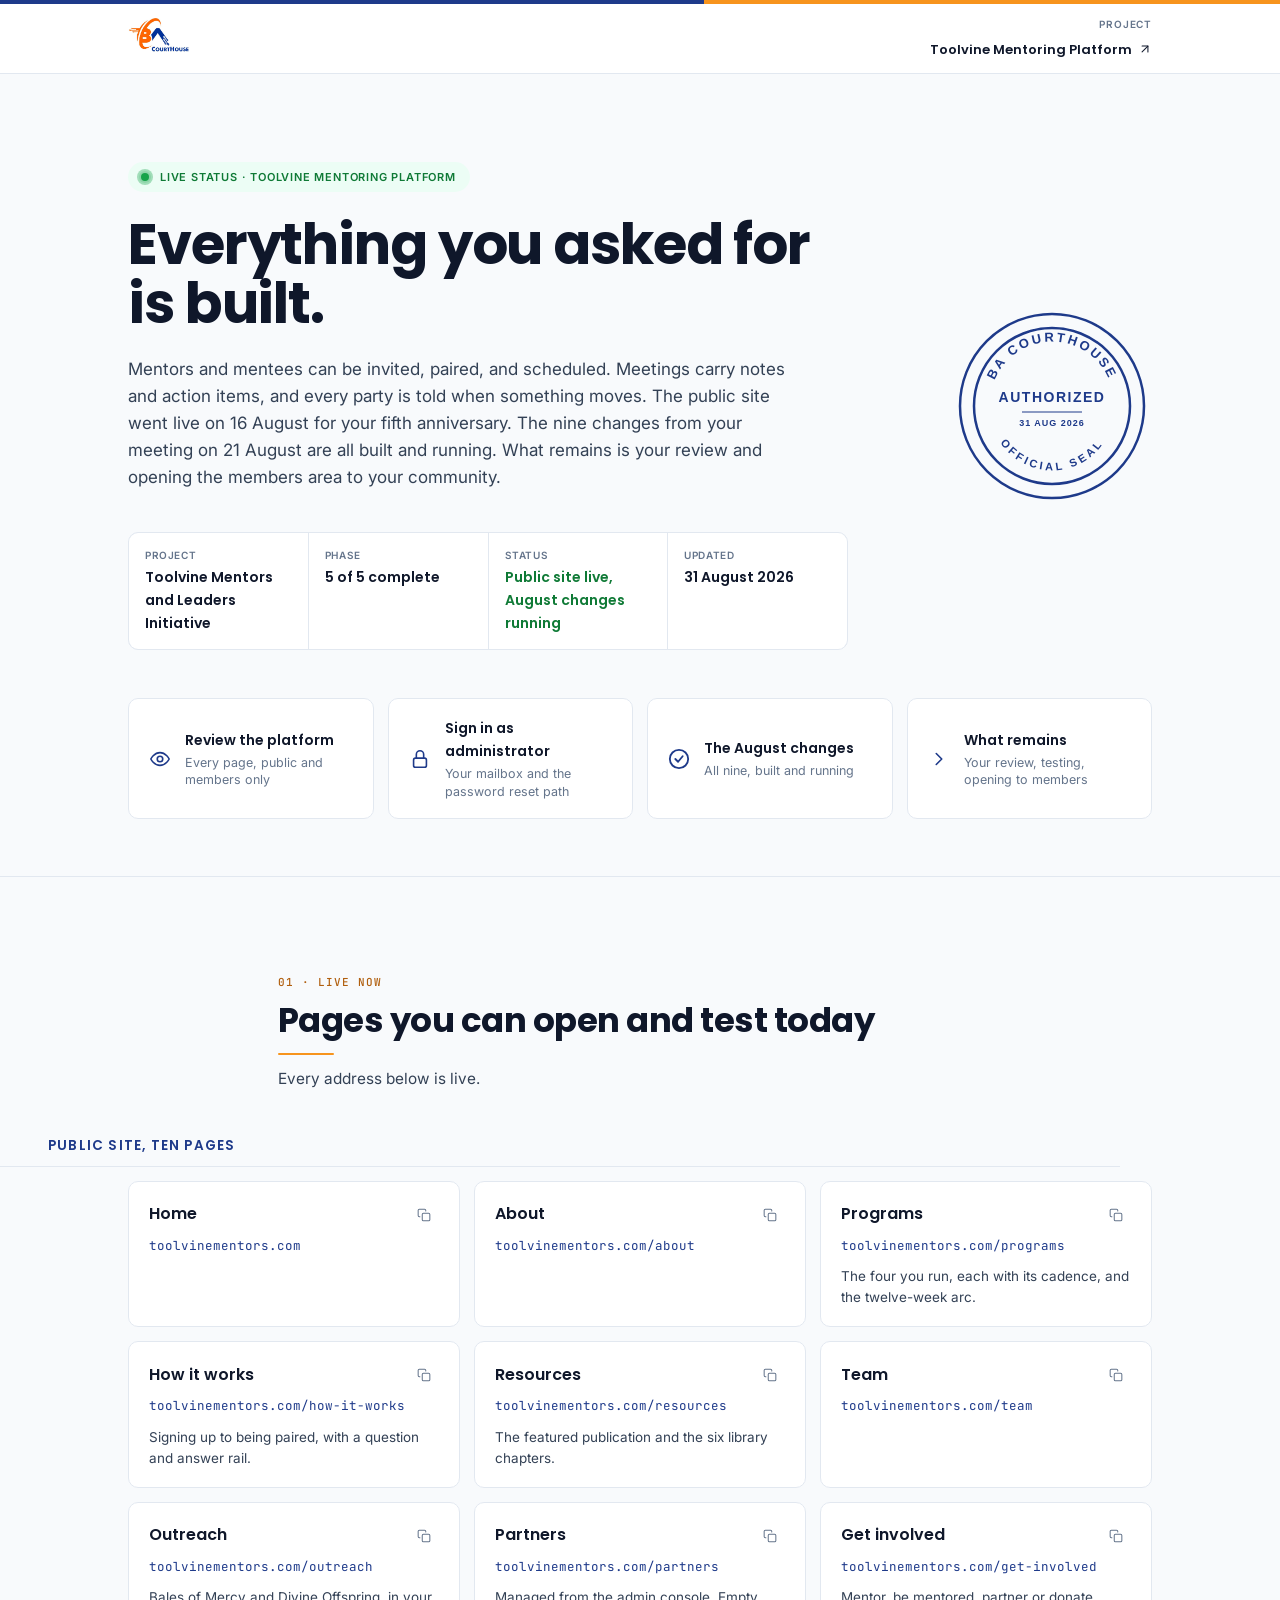
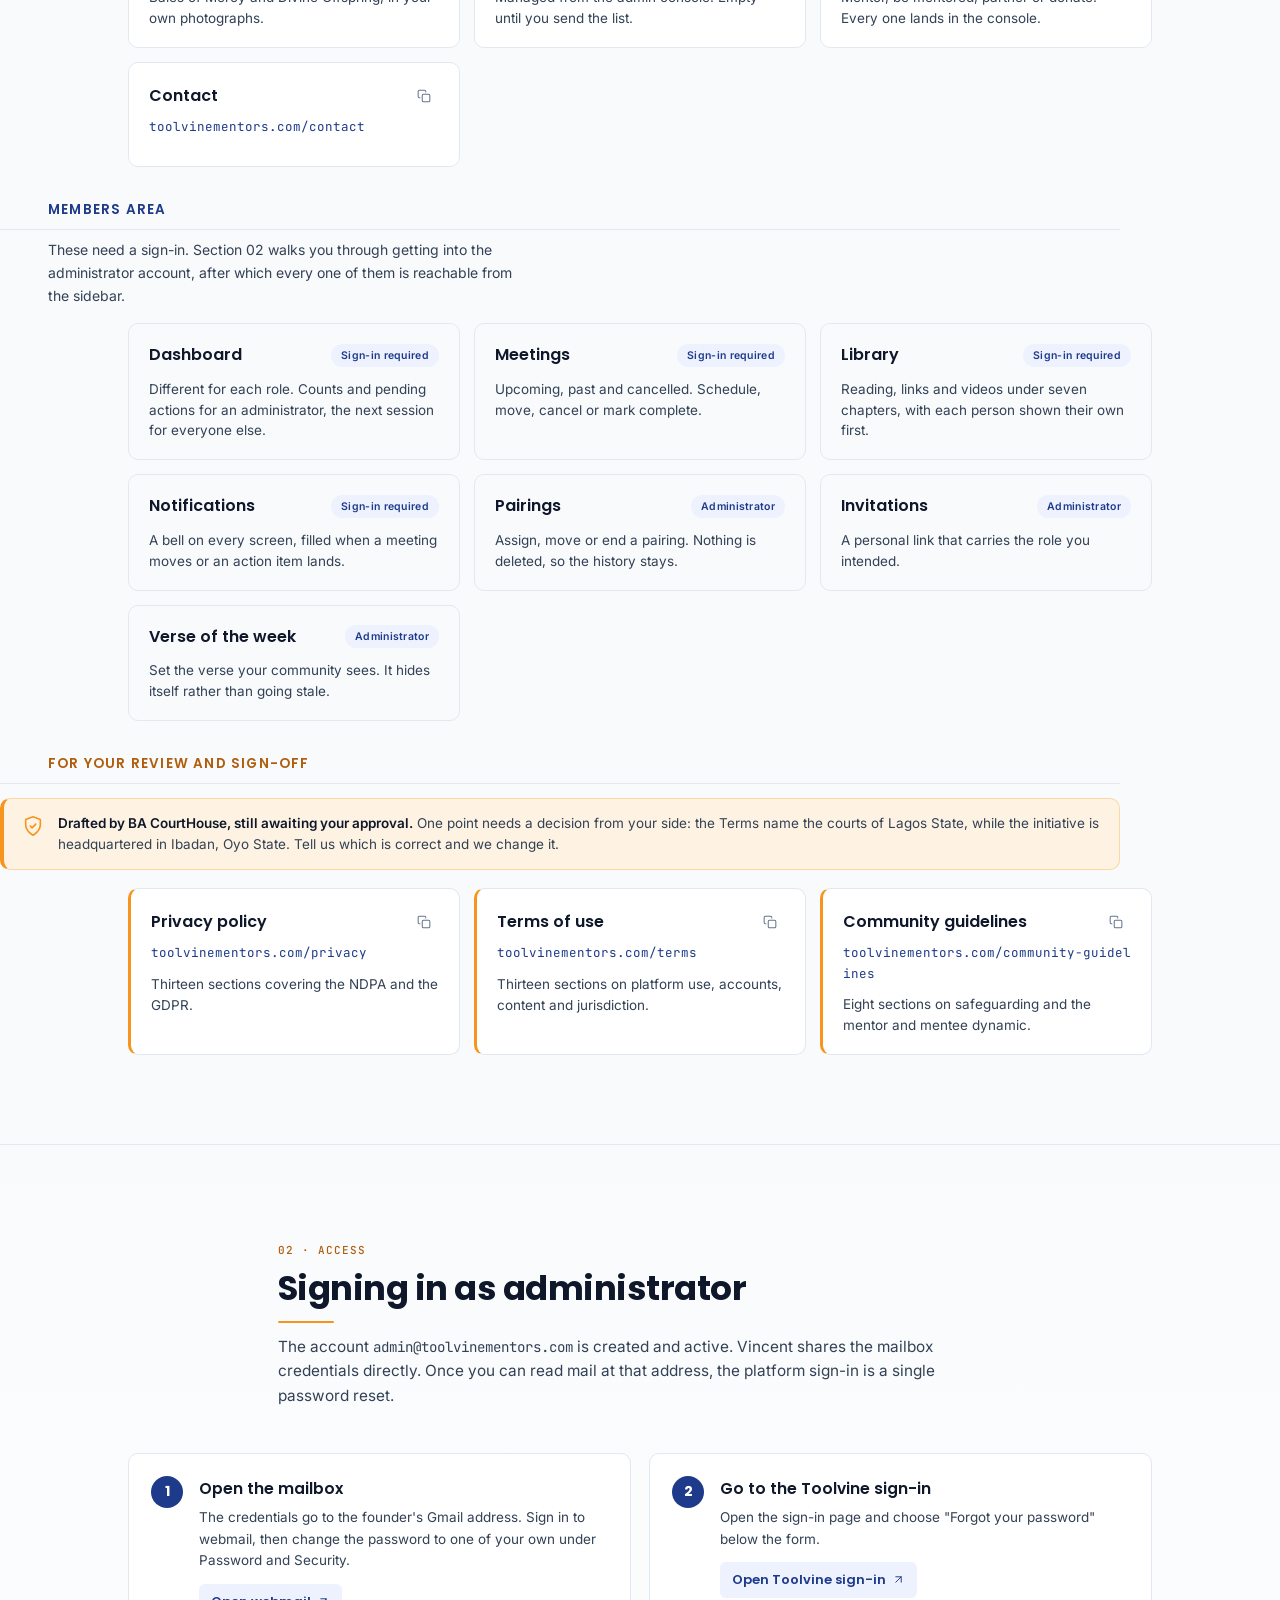
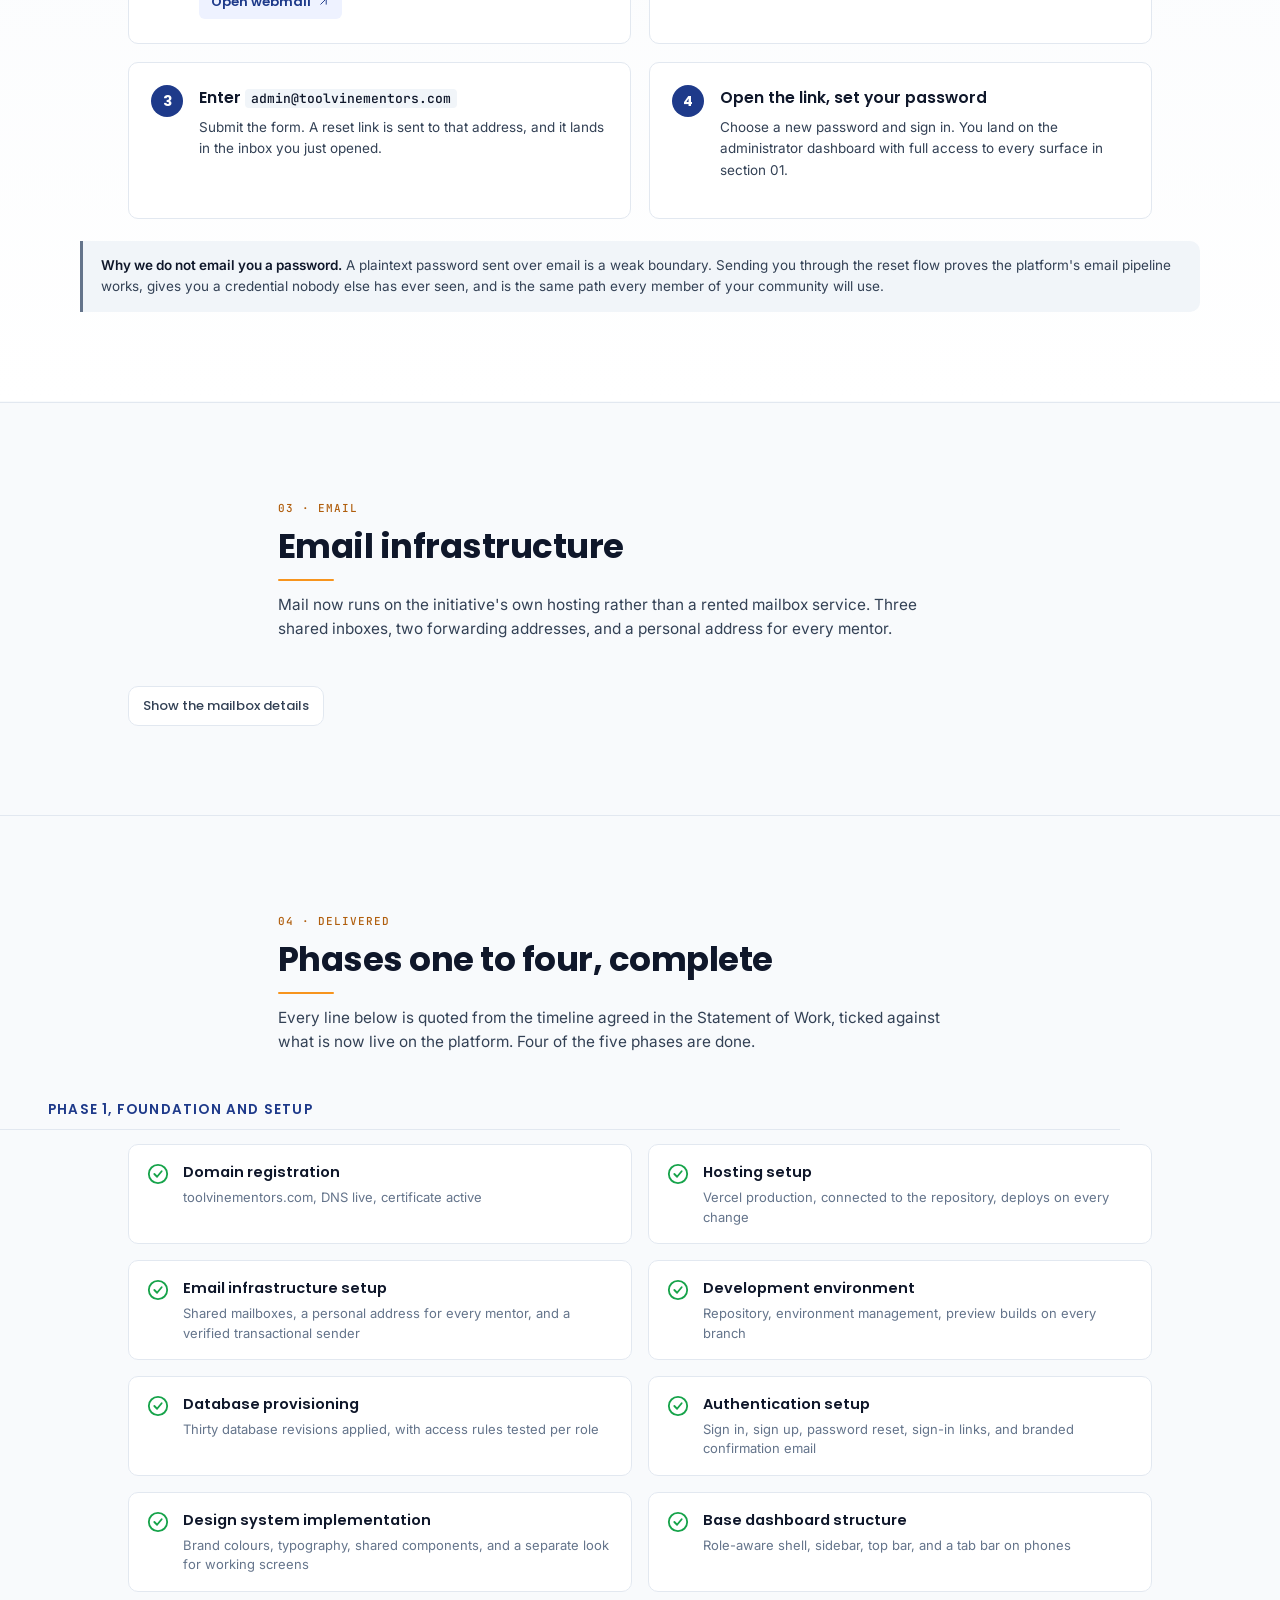
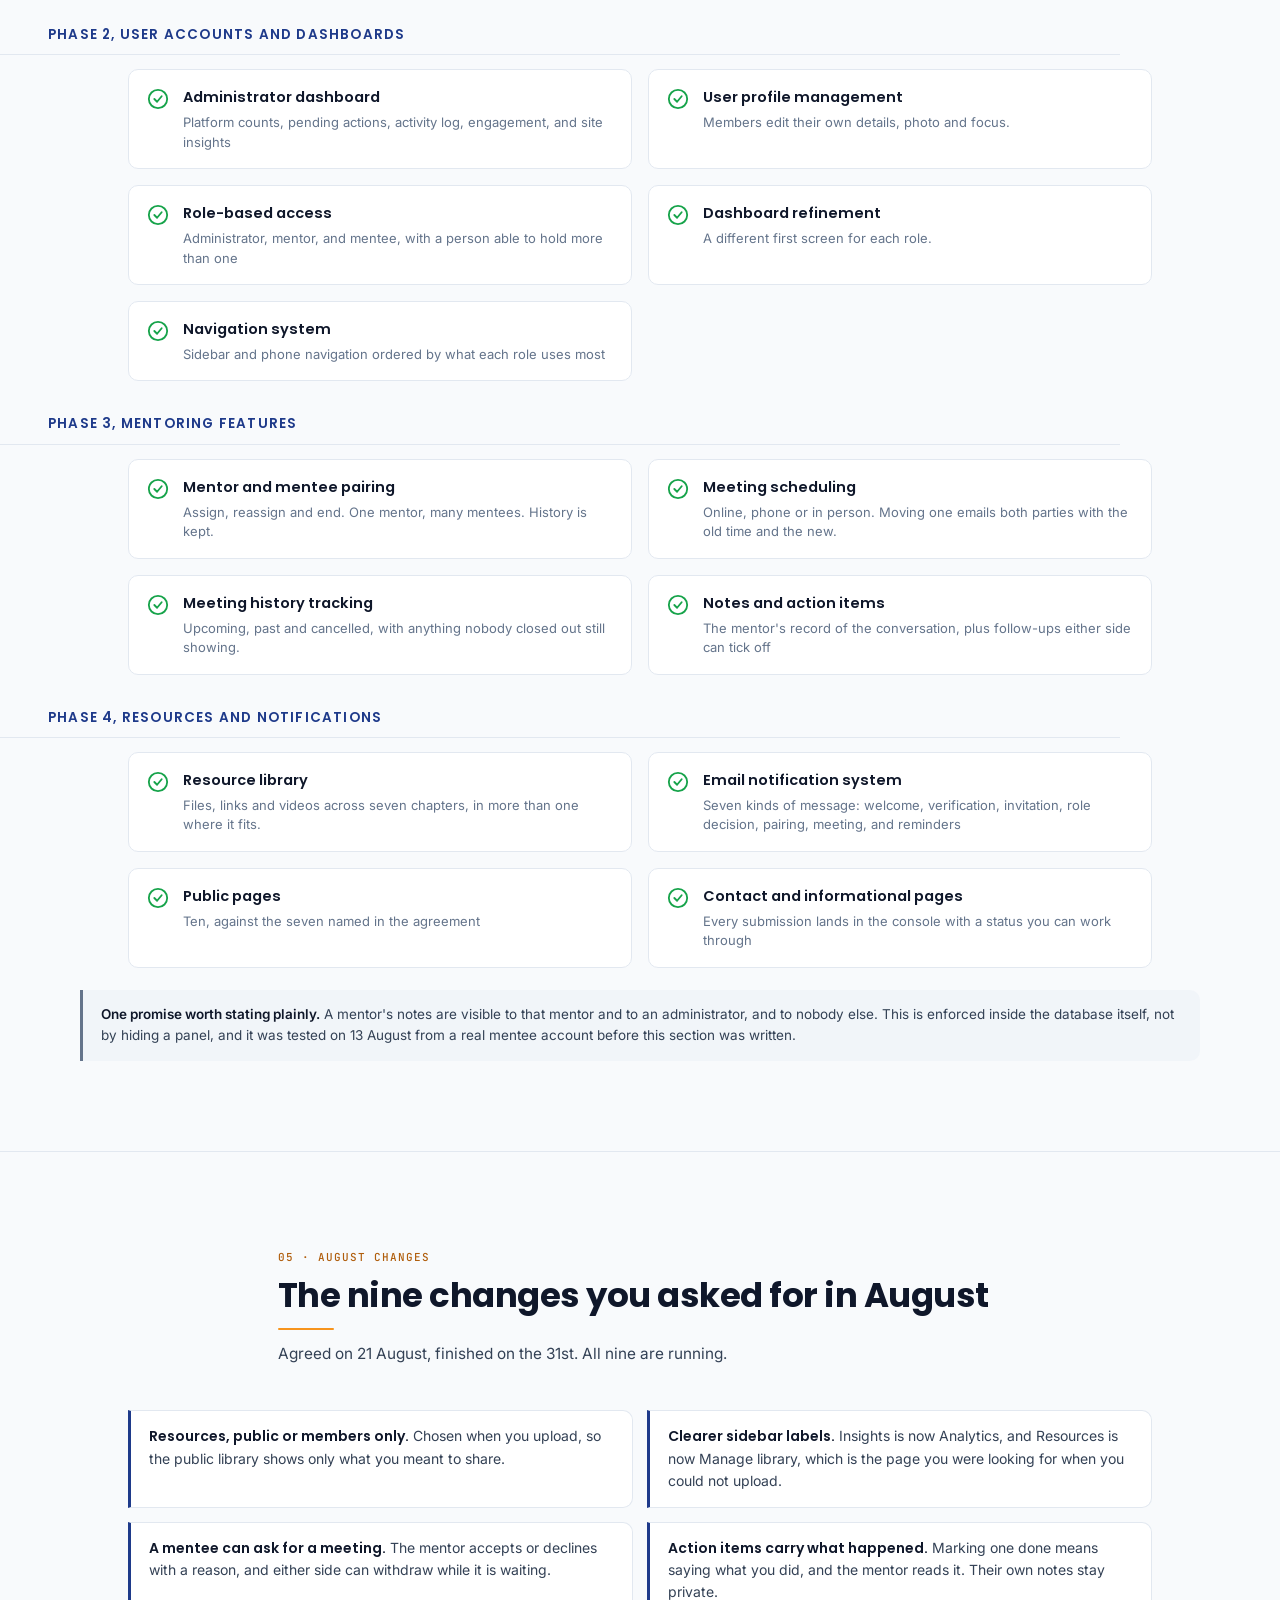
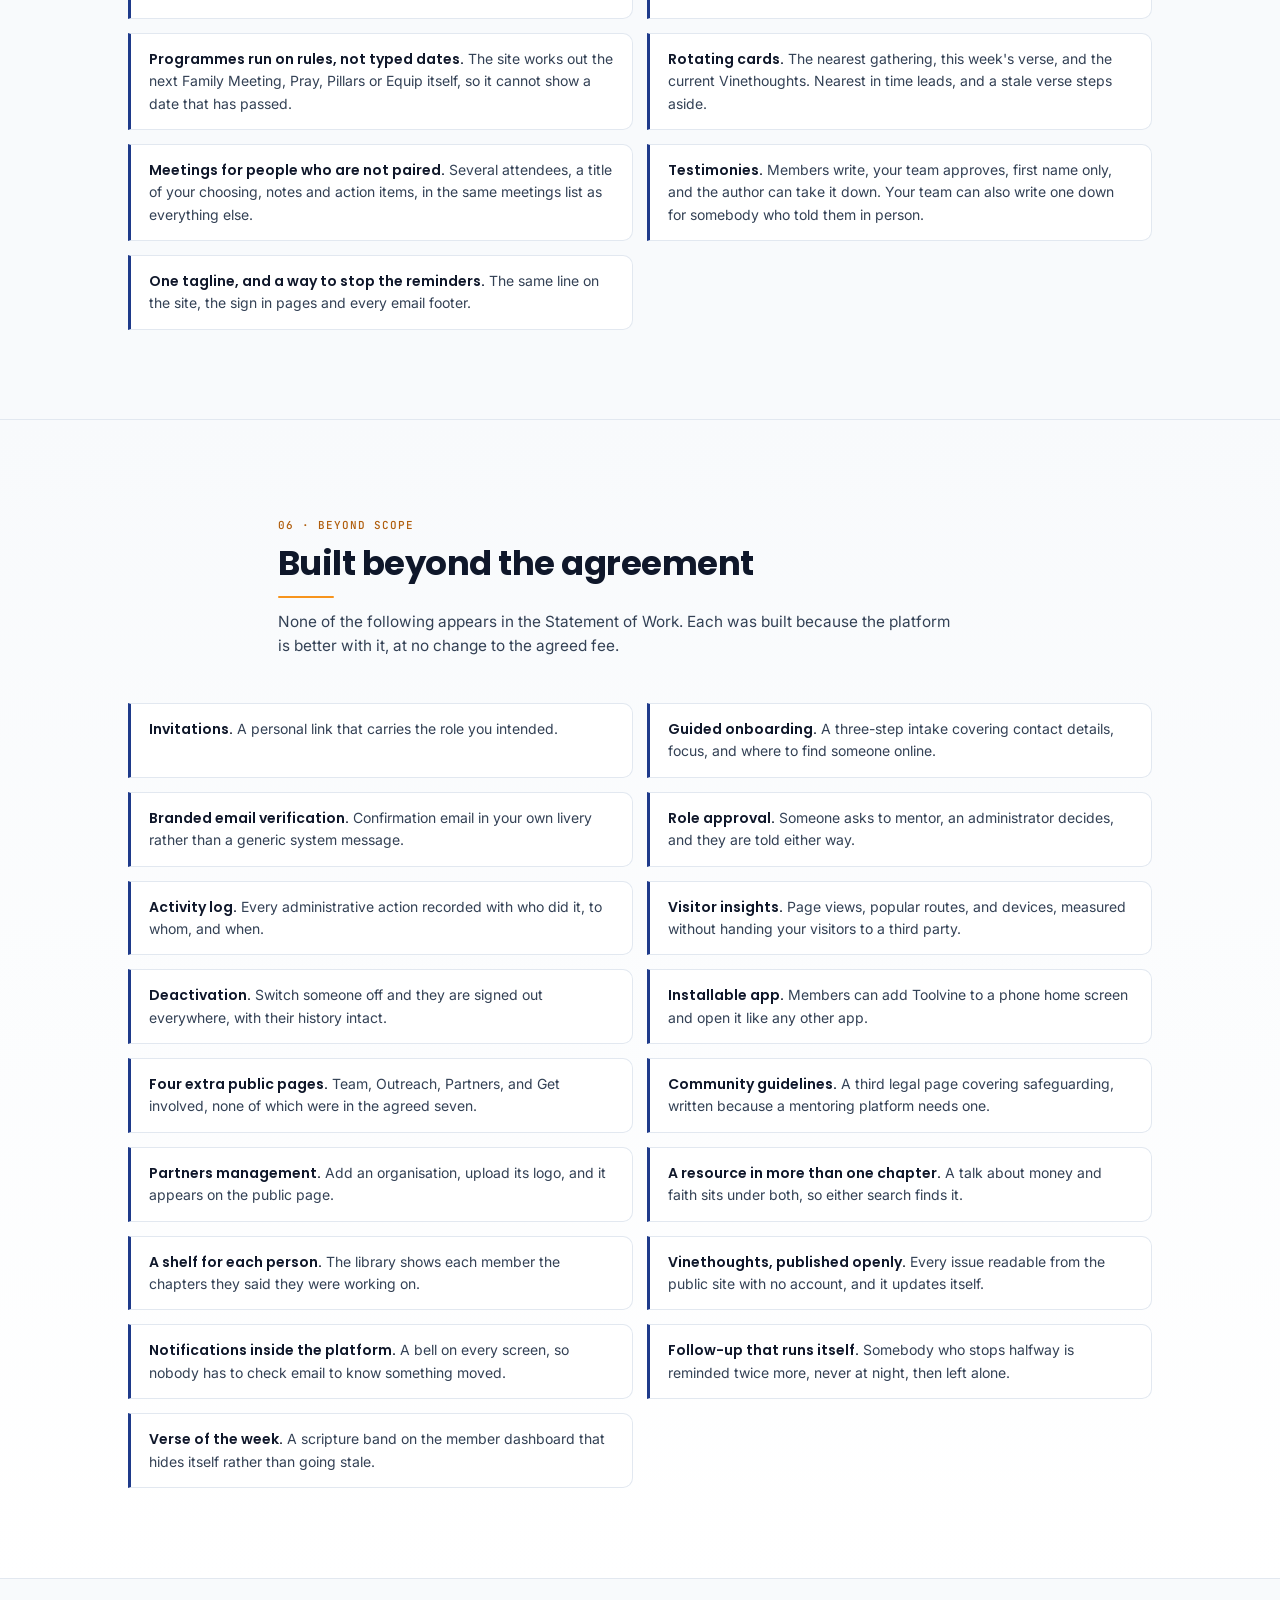
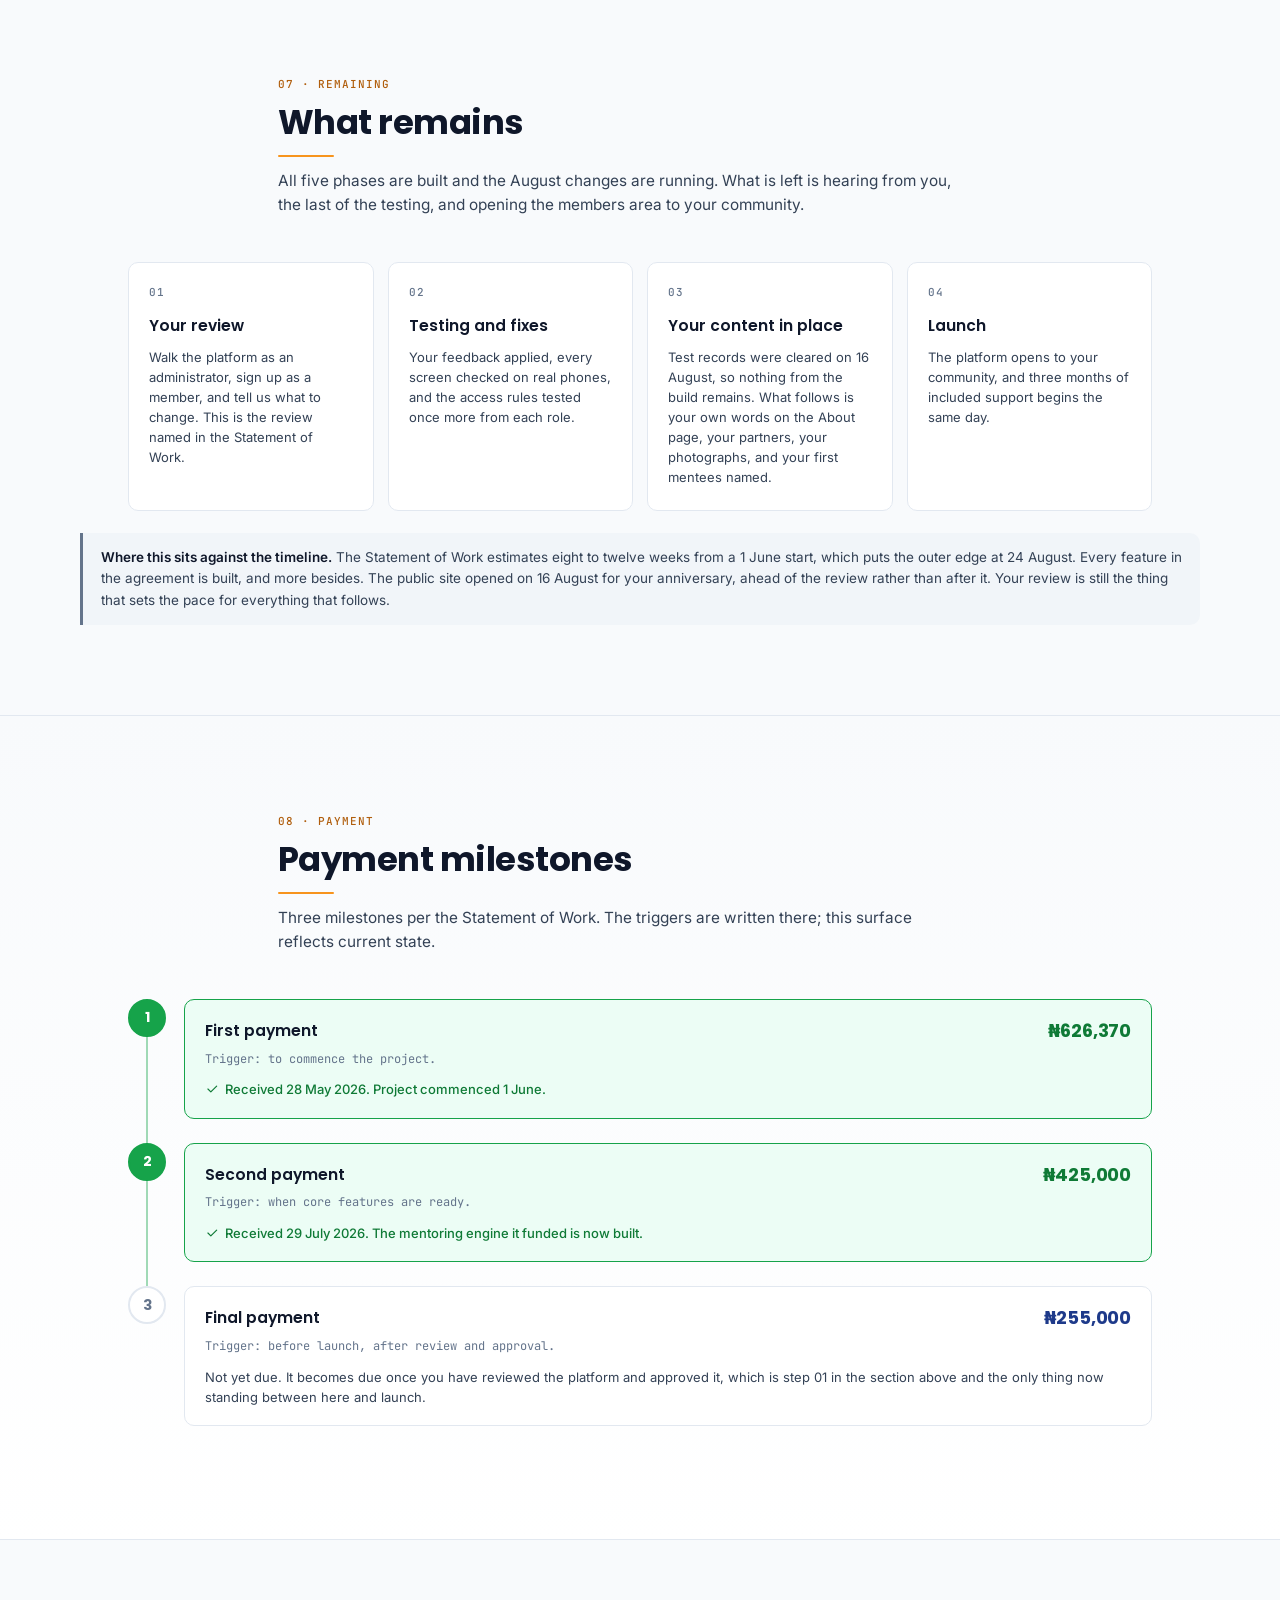
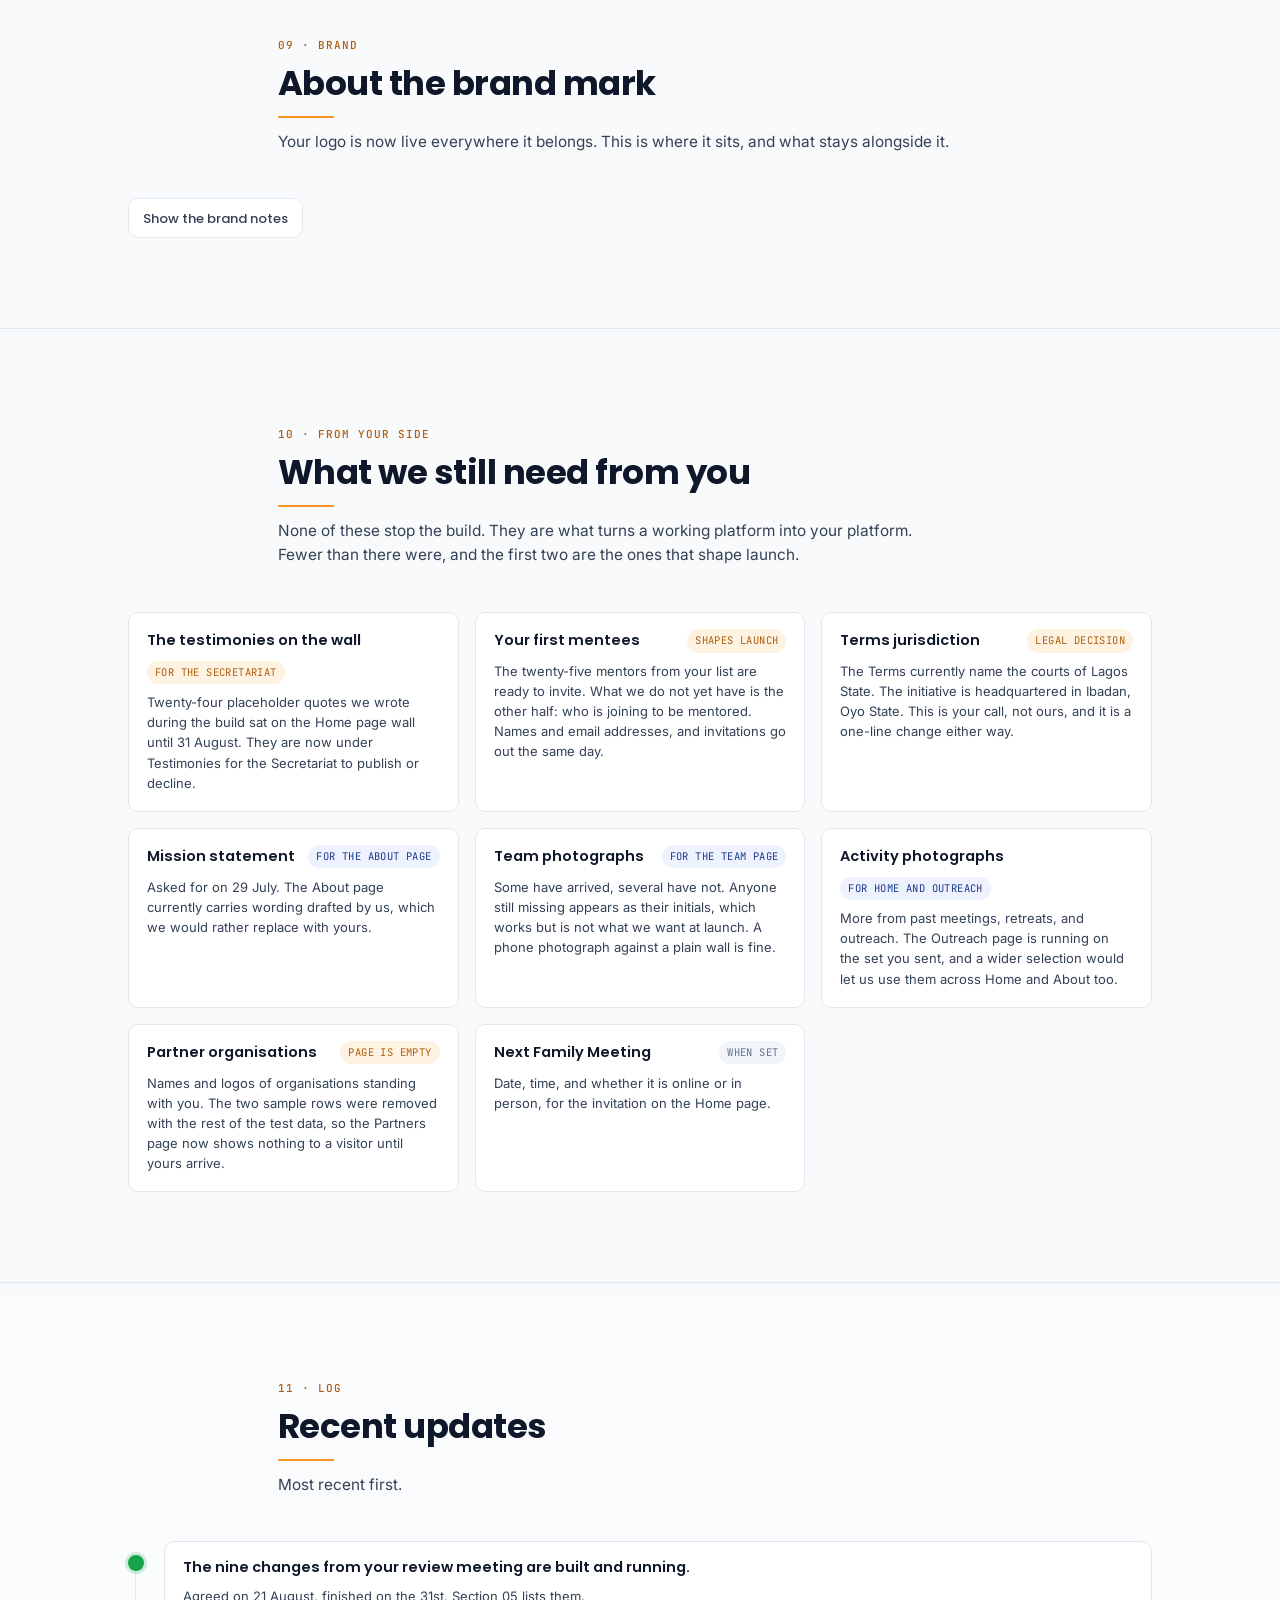
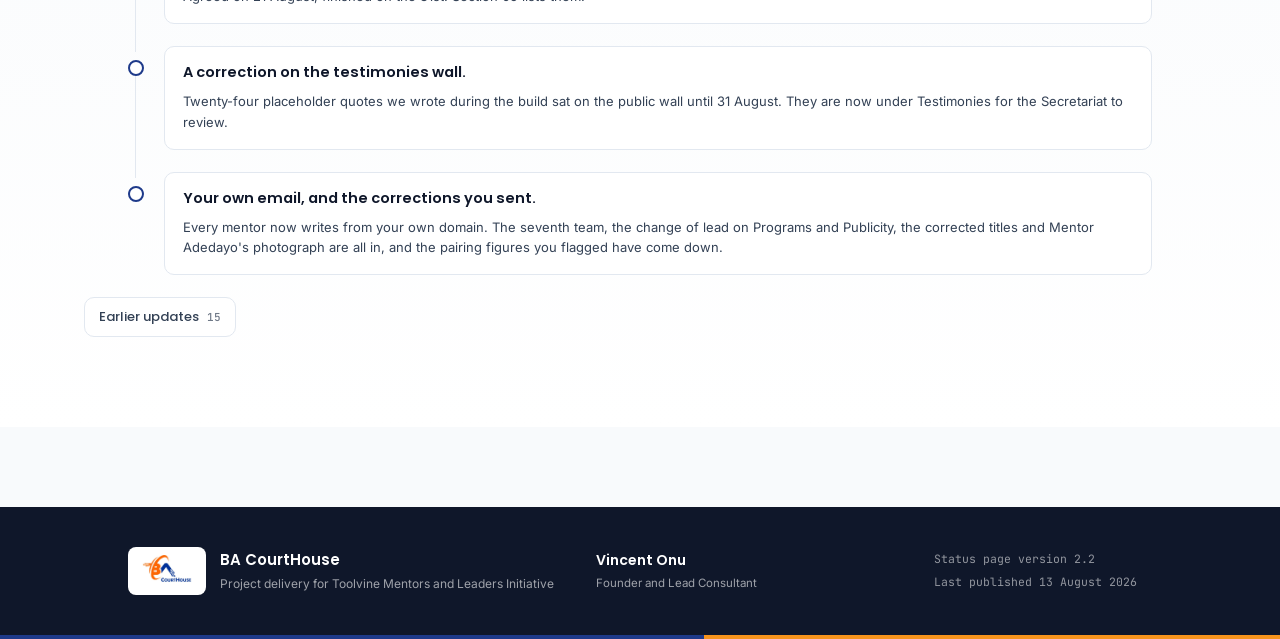
<file: index.html>
<!DOCTYPE html>
<html lang="en" class="no-js">

<head>
    <meta charset="UTF-8">
    <meta name="viewport" content="width=device-width, initial-scale=1.0">
    <title>Project Status | Toolvine Mentoring Platform | BA CourtHouse</title>
    <meta name="description" content="Live project status for the Toolvine Mentoring Platform. All five phases complete, public site live, awaiting your review.">
    <meta name="robots" content="noindex">

    <meta property="og:title" content="Toolvine Mentoring Platform, project status">
    <meta property="og:description" content="All five phases complete. The public site is live and the platform is awaiting your review.">
    <meta property="og:type" content="website">
    <meta property="og:url" content="https://status.toolvinementors.com/">

    <link rel="preconnect" href="https://fonts.googleapis.com">
    <link rel="preconnect" href="https://fonts.gstatic.com" crossorigin>
    <link href="https://fonts.googleapis.com/css2?family=Inter:wght@400;500;600;700&amp;family=Poppins:wght@500;600;700&amp;family=JetBrains+Mono:wght@400;500&amp;display=swap" rel="stylesheet">

    <link rel="stylesheet" href="status.css">

    <script>
        // Flip the progressive-enhancement marker before paint so reveal CSS only
        // applies when JS is active. Without JS the content stays visible.
        document.documentElement.classList.remove('no-js');
        document.documentElement.classList.add('js');
    </script>
</head>

<body>

    <!-- ============ Icon sprite ============ -->
    <svg class="sprite" aria-hidden="true" focusable="false">
        <symbol id="i-copy" viewbox="0 0 24 24" fill="none" stroke="currentColor" stroke-width="1.75" stroke-linecap="round" stroke-linejoin="round">
            <rect x="9" y="9" width="13" height="13" rx="2"></rect>
            <path d="M5 15H4a2 2 0 0 1-2-2V4a2 2 0 0 1 2-2h9a2 2 0 0 1 2 2v1"></path>
        </symbol>
        <symbol id="i-out" viewbox="0 0 24 24" fill="none" stroke="currentColor" stroke-width="1.75" stroke-linecap="round" stroke-linejoin="round">
            <path d="M7 17 17 7"></path>
            <path d="M7 7h10v10"></path>
        </symbol>
        <symbol id="i-tick" viewbox="0 0 24 24" fill="none" stroke="currentColor" stroke-width="2" stroke-linecap="round" stroke-linejoin="round">
            <circle cx="12" cy="12" r="10"></circle>
            <path d="m8 12 3 3 5-6"></path>
        </symbol>
        <symbol id="i-paid" viewbox="0 0 24 24" fill="none" stroke="currentColor" stroke-width="2" stroke-linecap="round" stroke-linejoin="round">
            <path d="m5 12 5 5L20 7"></path>
        </symbol>
        <symbol id="i-eye" viewbox="0 0 24 24" fill="none" stroke="currentColor" stroke-width="1.75" stroke-linecap="round" stroke-linejoin="round">
            <path d="M2 12s3.5-7 10-7 10 7 10 7-3.5 7-10 7S2 12 2 12Z"></path>
            <circle cx="12" cy="12" r="3"></circle>
        </symbol>
        <symbol id="i-lock" viewbox="0 0 24 24" fill="none" stroke="currentColor" stroke-width="1.75" stroke-linecap="round" stroke-linejoin="round">
            <rect x="5" y="11" width="14" height="10" rx="2"></rect>
            <path d="M8 11V7a4 4 0 0 1 8 0v4"></path>
        </symbol>
        <symbol id="i-next" viewbox="0 0 24 24" fill="none" stroke="currentColor" stroke-width="1.75" stroke-linecap="round" stroke-linejoin="round">
            <path d="m9 6 6 6-6 6"></path>
        </symbol>
        <symbol id="i-shield" viewbox="0 0 24 24" fill="none" stroke="currentColor" stroke-width="1.75" stroke-linecap="round" stroke-linejoin="round">
            <path d="M12 22s8-4 8-12V5l-8-3-8 3v5c0 8 8 12 8 12Z"></path>
            <path d="m9 12 2 2 4-4"></path>
        </symbol>
    </svg>

    <div class="scroll-progress" id="scrollProgress" aria-hidden="true"></div>


    <!-- ============ Top bar ============ -->
    <header class="topbar" id="topbar" role="banner">
        <div class="topbar__inner">
            <a class="topbar__brand" href="https://bacourthouse.com" target="_blank" rel="noopener" aria-label="BA CourtHouse">
                <img src="assets/log5.jpg" alt="BA CourtHouse" class="topbar__logo">
            </a>
            <div class="topbar__project">
                <span class="topbar__project-label">Project</span>
                <a class="topbar__project-name" href="https://toolvinementors.com" target="_blank" rel="noopener">
                    Toolvine Mentoring Platform
                    <svg class="topbar__project-arrow" aria-hidden="true">
                        <use href="#i-out"></use>
                    </svg>
                </a>
            </div>
        </div>
    </header>


    <main class="status" id="top">

        <!-- ============ Hero ============ -->
        <section class="hero reveal" aria-labelledby="hero-title">
            <div class="hero__inner">
                <div class="hero__content">
                    <div class="hero__eyebrow">
                        <span class="pulse"><span class="pulse__dot"></span><span class="pulse__ring"></span></span>
                        <span class="hero__eyebrow-text">Live status · Toolvine Mentoring Platform</span>
                    </div>
                    <h1 id="hero-title" class="hero__title">Everything you asked for is built.</h1>
                    <p class="hero__lede">Mentors and mentees can be invited, paired, and scheduled. Meetings carry
                        notes and action items, and every party is told when something moves. The public site went
                        live on 16 August for your fifth anniversary. The nine changes from your meeting on 21 August
                        are all built and running. What remains is your review and opening the members area to your
                        community.</p>

                    <div class="hero__meta">
                        <div class="hero__meta-cell">
                            <div class="hero__meta-label">Project</div>
                            <div class="hero__meta-value">Toolvine Mentors and Leaders Initiative</div>
                        </div>
                        <div class="hero__meta-cell">
                            <div class="hero__meta-label">Phase</div>
                            <div class="hero__meta-value">5 of 5 complete</div>
                        </div>
                        <div class="hero__meta-cell">
                            <div class="hero__meta-label">Status</div>
                            <div class="hero__meta-value hero__meta-value--green">Public site live, August changes running</div>
                        </div>
                        <div class="hero__meta-cell">
                            <div class="hero__meta-label">Updated</div>
                            <div class="hero__meta-value js-relative">
                                <time datetime="2026-08-31T18:00:00+01:00">31 August 2026</time>
                            </div>
                        </div>
                    </div>
                </div>

                <div class="hero__stamp" aria-hidden="true">
                    <img src="assets/stamp.svg" alt="" class="hero__stamp-img">
                </div>
            </div>

            <nav class="quicklinks reveal" aria-label="Quick navigation">
                <a class="quicklink" href="#verify">
                    <svg class="quicklink__icon" aria-hidden="true">
                        <use href="#i-eye"></use>
                    </svg>
                    <div class="quicklink__body">
                        <div class="quicklink__title">Review the platform</div>
                        <div class="quicklink__sub">Every page, public and members only</div>
                    </div>
                </a>
                <a class="quicklink" href="#access">
                    <svg class="quicklink__icon" aria-hidden="true">
                        <use href="#i-lock"></use>
                    </svg>
                    <div class="quicklink__body">
                        <div class="quicklink__title">Sign in as administrator</div>
                        <div class="quicklink__sub">Your mailbox and the password reset path</div>
                    </div>
                </a>
                <a class="quicklink" href="#august">
                    <svg class="quicklink__icon" aria-hidden="true">
                        <use href="#i-tick"></use>
                    </svg>
                    <div class="quicklink__body">
                        <div class="quicklink__title">The August changes</div>
                        <div class="quicklink__sub">All nine, built and running</div>
                    </div>
                </a>
                <a class="quicklink" href="#remaining">
                    <svg class="quicklink__icon" aria-hidden="true">
                        <use href="#i-next"></use>
                    </svg>
                    <div class="quicklink__body">
                        <div class="quicklink__title">What remains</div>
                        <div class="quicklink__sub">Your review, testing, opening to members</div>
                    </div>
                </a>
            </nav>
        </section>


        <!-- ============ 01 Live now ============ -->
        <section class="section reveal" id="verify" aria-labelledby="verify-title">
            <div class="section__head">
                <span class="section__eyebrow">01 · Live now</span>
                <h2 class="section__title" id="verify-title">Pages you can open and test today</h2>
                <p class="section__lede">Every address below is live.</p>
            </div>

            <h3 class="subgroup__title">Public site, ten pages</h3>
            <div class="cards">
                <article class="card">
                    <div class="card__head">
                        <div class="card__name">Home</div>
                        <button class="card__copy js-copy" data-url="https://toolvinementors.com/" aria-label="Copy the Home address"><svg aria-hidden="true">
                                <use href="#i-copy"></use></svg></button>
                    </div>
                    <div class="card__url"><a href="https://toolvinementors.com/" target="_blank" rel="noopener">toolvinementors.com</a></div>
                    </article>
                <article class="card">
                    <div class="card__head">
                        <div class="card__name">About</div>
                        <button class="card__copy js-copy" data-url="https://toolvinementors.com/about" aria-label="Copy the About address"><svg aria-hidden="true">
                                <use href="#i-copy"></use></svg></button>
                    </div>
                    <div class="card__url"><a href="https://toolvinementors.com/about" target="_blank" rel="noopener">toolvinementors.com/about</a></div>
                    </article>
                <article class="card">
                    <div class="card__head">
                        <div class="card__name">Programs</div>
                        <button class="card__copy js-copy" data-url="https://toolvinementors.com/programs" aria-label="Copy the Programs address"><svg aria-hidden="true">
                                <use href="#i-copy"></use></svg></button>
                    </div>
                    <div class="card__url"><a href="https://toolvinementors.com/programs" target="_blank" rel="noopener">toolvinementors.com/programs</a></div>
                    <p class="card__desc">The four you run, each with its cadence, and the twelve-week arc.</p>
                </article>
                <article class="card">
                    <div class="card__head">
                        <div class="card__name">How it works</div>
                        <button class="card__copy js-copy" data-url="https://toolvinementors.com/how-it-works" aria-label="Copy the How it works address"><svg aria-hidden="true">
                                <use href="#i-copy"></use></svg></button>
                    </div>
                    <div class="card__url"><a href="https://toolvinementors.com/how-it-works" target="_blank" rel="noopener">toolvinementors.com/how-it-works</a></div>
                    <p class="card__desc">Signing up to being paired, with a question and answer rail.</p>
                </article>
                <article class="card">
                    <div class="card__head">
                        <div class="card__name">Resources</div>
                        <button class="card__copy js-copy" data-url="https://toolvinementors.com/resources" aria-label="Copy the Resources address"><svg aria-hidden="true">
                                <use href="#i-copy"></use></svg></button>
                    </div>
                    <div class="card__url"><a href="https://toolvinementors.com/resources" target="_blank" rel="noopener">toolvinementors.com/resources</a></div>
                    <p class="card__desc">The featured publication and the six library chapters.</p>
                </article>
                <article class="card">
                    <div class="card__head">
                        <div class="card__name">Team</div>
                        <button class="card__copy js-copy" data-url="https://toolvinementors.com/team" aria-label="Copy the Team address"><svg aria-hidden="true">
                                <use href="#i-copy"></use></svg></button>
                    </div>
                    <div class="card__url"><a href="https://toolvinementors.com/team" target="_blank" rel="noopener">toolvinementors.com/team</a></div>
                    </article>
                <article class="card">
                    <div class="card__head">
                        <div class="card__name">Outreach</div>
                        <button class="card__copy js-copy" data-url="https://toolvinementors.com/outreach" aria-label="Copy the Outreach address"><svg aria-hidden="true">
                                <use href="#i-copy"></use></svg></button>
                    </div>
                    <div class="card__url"><a href="https://toolvinementors.com/outreach" target="_blank" rel="noopener">toolvinementors.com/outreach</a></div>
                    <p class="card__desc">Bales of Mercy and Divine Offspring, in your own photographs.</p>
                </article>
                <article class="card">
                    <div class="card__head">
                        <div class="card__name">Partners</div>
                        <button class="card__copy js-copy" data-url="https://toolvinementors.com/partners" aria-label="Copy the Partners address"><svg aria-hidden="true">
                                <use href="#i-copy"></use></svg></button>
                    </div>
                    <div class="card__url"><a href="https://toolvinementors.com/partners" target="_blank" rel="noopener">toolvinementors.com/partners</a></div>
                    <p class="card__desc">Managed from the admin console. Empty until you send the list.</p>
                </article>
                <article class="card">
                    <div class="card__head">
                        <div class="card__name">Get involved</div>
                        <button class="card__copy js-copy" data-url="https://toolvinementors.com/get-involved" aria-label="Copy the Get involved address"><svg aria-hidden="true">
                                <use href="#i-copy"></use></svg></button>
                    </div>
                    <div class="card__url"><a href="https://toolvinementors.com/get-involved" target="_blank" rel="noopener">toolvinementors.com/get-involved</a></div>
                    <p class="card__desc">Mentor, be mentored, partner or donate. Every one lands in the console.</p>
                </article>
                <article class="card">
                    <div class="card__head">
                        <div class="card__name">Contact</div>
                        <button class="card__copy js-copy" data-url="https://toolvinementors.com/contact" aria-label="Copy the Contact address"><svg aria-hidden="true">
                                <use href="#i-copy"></use></svg></button>
                    </div>
                    <div class="card__url"><a href="https://toolvinementors.com/contact" target="_blank" rel="noopener">toolvinementors.com/contact</a></div>
                    </article>
            </div>

            <h3 class="subgroup__title">Members area</h3>
            <p class="subgroup__lede">These need a sign-in. Section 02 walks you through getting into the administrator
                account, after which every one of them is reachable from the sidebar.</p>
            <div class="cards">
                <article class="card card--auth">
                    <div class="card__head">
                        <div class="card__name">Dashboard</div>
                        <span class="tag tag--alias">Sign-in required</span>
                    </div>
                    <p class="card__desc">Different for each role. Counts and pending actions for an administrator, the next session for everyone else.</p>
                </article>
                <article class="card card--auth">
                    <div class="card__head">
                        <div class="card__name">Meetings</div>
                        <span class="tag tag--alias">Sign-in required</span>
                    </div>
                    <p class="card__desc">Upcoming, past and cancelled. Schedule, move, cancel or mark complete.</p>
                </article>
                <article class="card card--auth">
                    <div class="card__head">
                        <div class="card__name">Library</div>
                        <span class="tag tag--alias">Sign-in required</span>
                    </div>
                    <p class="card__desc">Reading, links and videos under seven chapters, with each person shown their own first.</p>
                </article>
                <article class="card card--auth">
                    <div class="card__head">
                        <div class="card__name">Notifications</div>
                        <span class="tag tag--alias">Sign-in required</span>
                    </div>
                    <p class="card__desc">A bell on every screen, filled when a meeting moves or an action item lands.</p>
                </article>
                <article class="card card--auth">
                    <div class="card__head">
                        <div class="card__name">Pairings</div>
                        <span class="tag tag--alias">Administrator</span>
                    </div>
                    <p class="card__desc">Assign, move or end a pairing. Nothing is deleted, so the history stays.</p>
                </article>
                <article class="card card--auth">
                    <div class="card__head">
                        <div class="card__name">Invitations</div>
                        <span class="tag tag--alias">Administrator</span>
                    </div>
                    <p class="card__desc">A personal link that carries the role you intended.</p>
                </article>
                <article class="card card--auth">
                    <div class="card__head">
                        <div class="card__name">Verse of the week</div>
                        <span class="tag tag--alias">Administrator</span>
                    </div>
                    <p class="card__desc">Set the verse your community sees. It hides itself rather than going stale.</p>
                </article>
            </div>

            <h3 class="subgroup__title subgroup__title--review">For your review and sign-off</h3>
            <div class="review-banner">
                <svg class="review-banner__icon" aria-hidden="true">
                    <use href="#i-shield"></use>
                </svg>
                <div class="review-banner__text">
                    <strong>Drafted by BA CourtHouse, still awaiting your approval.</strong> One point needs a decision
                    from your side: the Terms name the courts of Lagos State, while the initiative is headquartered in
                    Ibadan, Oyo State. Tell us which is correct and we change it.
                </div>
            </div>
            <div class="cards">
                <article class="card card--review">
                    <div class="card__head">
                        <div class="card__name">Privacy policy</div>
                        <button class="card__copy js-copy" data-url="https://toolvinementors.com/privacy" aria-label="Copy the Privacy address"><svg aria-hidden="true">
                                <use href="#i-copy"></use></svg></button>
                    </div>
                    <div class="card__url"><a href="https://toolvinementors.com/privacy" target="_blank" rel="noopener">toolvinementors.com/privacy</a></div>
                    <p class="card__desc">Thirteen sections covering the NDPA and the GDPR.</p>
                </article>
                <article class="card card--review">
                    <div class="card__head">
                        <div class="card__name">Terms of use</div>
                        <button class="card__copy js-copy" data-url="https://toolvinementors.com/terms" aria-label="Copy the Terms address"><svg aria-hidden="true">
                                <use href="#i-copy"></use></svg></button>
                    </div>
                    <div class="card__url"><a href="https://toolvinementors.com/terms" target="_blank" rel="noopener">toolvinementors.com/terms</a></div>
                    <p class="card__desc">Thirteen sections on platform use, accounts, content and jurisdiction.</p>
                </article>
                <article class="card card--review">
                    <div class="card__head">
                        <div class="card__name">Community guidelines</div>
                        <button class="card__copy js-copy" data-url="https://toolvinementors.com/community-guidelines" aria-label="Copy the Community guidelines address"><svg aria-hidden="true">
                                <use href="#i-copy"></use></svg></button>
                    </div>
                    <div class="card__url"><a href="https://toolvinementors.com/community-guidelines" target="_blank" rel="noopener">toolvinementors.com/community-guidelines</a></div>
                    <p class="card__desc">Eight sections on safeguarding and the mentor and mentee dynamic.</p>
                </article>
            </div>
        </section>


        <!-- ============ 02 Access ============ -->
        <section class="section section--alt reveal" id="access" aria-labelledby="access-title">
            <div class="section__head">
                <span class="section__eyebrow">02 · Access</span>
                <h2 class="section__title" id="access-title">Signing in as administrator</h2>
                <p class="section__lede">The account <code>admin@toolvinementors.com</code> is created and active.
                    Vincent shares the mailbox credentials directly. Once you can read mail at that address, the
                    platform sign-in is a single password reset.</p>
            </div>

            <ol class="steps">
                <li class="step">
                    <div class="step__num">1</div>
                    <div class="step__body">
                        <div class="step__title">Open the mailbox</div>
                        <p class="step__text">The credentials go to the founder's Gmail address. Sign in to webmail,
                            then change the password to one of your own under Password and Security.</p>
                        <a class="step__action" href="https://mail.toolvinementors.com/webmail" target="_blank" rel="noopener">
                            Open webmail
                            <svg aria-hidden="true">
                                <use href="#i-out"></use>
                            </svg>
                        </a>
                    </div>
                </li>
                <li class="step">
                    <div class="step__num">2</div>
                    <div class="step__body">
                        <div class="step__title">Go to the Toolvine sign-in</div>
                        <p class="step__text">Open the sign-in page and choose "Forgot your password" below the form.
                        </p>
                        <a class="step__action" href="https://toolvinementors.com/auth/sign-in" target="_blank" rel="noopener">
                            Open Toolvine sign-in
                            <svg aria-hidden="true">
                                <use href="#i-out"></use>
                            </svg>
                        </a>
                    </div>
                </li>
                <li class="step">
                    <div class="step__num">3</div>
                    <div class="step__body">
                        <div class="step__title">Enter <code>admin@toolvinementors.com</code></div>
                        <p class="step__text">Submit the form. A reset link is sent to that address, and it lands in the
                            inbox you just opened.</p>
                    </div>
                </li>
                <li class="step">
                    <div class="step__num">4</div>
                    <div class="step__body">
                        <div class="step__title">Open the link, set your password</div>
                        <p class="step__text">Choose a new password and sign in. You land on the administrator
                            dashboard with full access to every surface in section 01.</p>
                    </div>
                </li>
            </ol>

            <div class="note">
                <strong>Why we do not email you a password.</strong> A plaintext password sent over email is a weak
                boundary. Sending you through the reset flow proves the platform's email pipeline works, gives you a
                credential nobody else has ever seen, and is the same path every member of your community will use.
            </div>
        </section>


        <!-- ============ 03 Email ============ -->
        <section class="section reveal" id="email" aria-labelledby="email-title">
            <div class="section__head">
                <span class="section__eyebrow">03 · Email</span>
                <h2 class="section__title" id="email-title">Email infrastructure</h2>
                <p class="section__lede">Mail now runs on the initiative's own hosting rather than a rented mailbox
                    service. Three shared inboxes, two forwarding addresses, and a personal address for every mentor.</p>
            </div>

            <details class="fold"><summary class="fold__summary">Show the mailbox details</summary><div class="fold__body"><div class="email-table">
                <div class="email-row email-row--head">
                    <div>Address</div>
                    <div>Purpose</div>
                    <div>Routing</div>
                </div>
                <div class="email-row">
                    <div class="email-addr"><code>admin@toolvinementors.com</code><button class="email-copy js-copy" data-url="admin@toolvinementors.com" aria-label="Copy the admin address"><svg aria-hidden="true">
                                <use href="#i-copy"></use></svg></button></div>
                    <div>Board and platform administration</div>
                    <div><span class="tag tag--primary">Primary</span></div>
                </div>
                <div class="email-row">
                    <div class="email-addr"><code>hello@toolvinementors.com</code><button class="email-copy js-copy" data-url="hello@toolvinementors.com" aria-label="Copy the hello address"><svg aria-hidden="true">
                                <use href="#i-copy"></use></svg></button></div>
                    <div>General community contact, and where replies to platform email arrive</div>
                    <div><span class="tag tag--primary">Own inbox</span></div>
                </div>
                <div class="email-row">
                    <div class="email-addr"><code>privacy@toolvinementors.com</code><button class="email-copy js-copy" data-url="privacy@toolvinementors.com" aria-label="Copy the privacy address"><svg aria-hidden="true">
                                <use href="#i-copy"></use></svg></button></div>
                    <div>Privacy requests, data access, deletion</div>
                    <div><span class="tag tag--alias">Forwards to admin</span></div>
                </div>
                <div class="email-row">
                    <div class="email-addr"><code>safeguarding@toolvinementors.com</code><button class="email-copy js-copy" data-url="safeguarding@toolvinementors.com" aria-label="Copy the safeguarding address"><svg aria-hidden="true">
                                <use href="#i-copy"></use></svg></button></div>
                    <div>Safeguarding concerns, mentor and mentee reports</div>
                    <div><span class="tag tag--alias">Forwards to admin</span></div>
                </div>
                <div class="email-row">
                    <div class="email-addr"><code>support@toolvinementors.com</code><button class="email-copy js-copy" data-url="support@toolvinementors.com" aria-label="Copy the support address"><svg aria-hidden="true">
                                <use href="#i-copy"></use></svg></button></div>
                    <div>Member support, technical questions</div>
                    <div><span class="tag tag--primary">Own inbox</span></div>
                </div>
                <div class="email-row email-row--system">
                    <div class="email-addr"><code>notify@relay.toolvinementors.com</code><button class="email-copy js-copy" data-url="notify@relay.toolvinementors.com" aria-label="Copy the notification sender address"><svg aria-hidden="true">
                                <use href="#i-copy"></use></svg></button></div>
                    <div>Sends welcome, verification, invitation, role decision, pairing, and meeting email</div>
                    <div><span class="tag tag--system">Sends only</span></div>
                </div>
            </div>

            <div class="note">
                <strong>Every mentor now has an address on your own domain.</strong> Twenty-five of them, in the form
                first name dot surname at toolvinementors.com, so a mentor writing to a mentee writes as Toolvine rather
                than from a personal account. They are not listed here, because this page is public and a list of
                addresses is exactly what a spammer harvests. Each person receives their own address and password
                privately, along with how to sign in.
            </div>

            <div class="note">
                <strong>Where to read it.</strong> Webmail is at
                <code>mail.toolvinementors.com/webmail</code>. Anyone can change their own password there once they are
                signed in, under Password and Security, and everyone should.
            </div>

            <div class="note">
                <strong>Replies land somewhere.</strong> Platform email is sent from a dedicated subdomain that cannot
                receive mail, which is normal practice and keeps your main domain's reputation clean. Every message
                carries <code>hello@toolvinementors.com</code> as its reply address, so a mentee who answers a meeting
                notification reaches your inbox rather than a bounce.
            </div>
        </div></details></section>


        <!-- ============ 04 Delivered ============ -->
        <section class="section reveal" id="delivered" aria-labelledby="delivered-title">
            <div class="section__head">
                <span class="section__eyebrow">04 · Delivered</span>
                <h2 class="section__title" id="delivered-title">Phases one to four, complete</h2>
                <p class="section__lede">Every line below is quoted from the timeline agreed in the Statement of Work,
                    ticked against what is now live on the platform. Four of the five phases are done.</p>
            </div>

            <h3 class="subgroup__title">Phase 1, foundation and setup</h3>
            <div class="checklist">
                <div class="check">
                    <svg class="check__icon" aria-hidden="true">
                        <use href="#i-tick"></use>
                    </svg>
                    <div class="check__body">
                        <div class="check__title">Domain registration</div>
                        <div class="check__sub">toolvinementors.com, DNS live, certificate active</div>
                    </div>
                </div>
                <div class="check">
                    <svg class="check__icon" aria-hidden="true">
                        <use href="#i-tick"></use>
                    </svg>
                    <div class="check__body">
                        <div class="check__title">Hosting setup</div>
                        <div class="check__sub">Vercel production, connected to the repository, deploys on every change
                        </div>
                    </div>
                </div>
                <div class="check">
                    <svg class="check__icon" aria-hidden="true">
                        <use href="#i-tick"></use>
                    </svg>
                    <div class="check__body">
                        <div class="check__title">Email infrastructure setup</div>
                        <div class="check__sub">Shared mailboxes, a personal address for every mentor, and a verified transactional sender</div>
                    </div>
                </div>
                <div class="check">
                    <svg class="check__icon" aria-hidden="true">
                        <use href="#i-tick"></use>
                    </svg>
                    <div class="check__body">
                        <div class="check__title">Development environment</div>
                        <div class="check__sub">Repository, environment management, preview builds on every branch</div>
                    </div>
                </div>
                <div class="check">
                    <svg class="check__icon" aria-hidden="true">
                        <use href="#i-tick"></use>
                    </svg>
                    <div class="check__body">
                        <div class="check__title">Database provisioning</div>
                        <div class="check__sub">Thirty database revisions applied, with access rules tested per role
                        </div>
                    </div>
                </div>
                <div class="check">
                    <svg class="check__icon" aria-hidden="true">
                        <use href="#i-tick"></use>
                    </svg>
                    <div class="check__body">
                        <div class="check__title">Authentication setup</div>
                        <div class="check__sub">Sign in, sign up, password reset, sign-in links, and branded
                            confirmation email</div>
                    </div>
                </div>
                <div class="check">
                    <svg class="check__icon" aria-hidden="true">
                        <use href="#i-tick"></use>
                    </svg>
                    <div class="check__body">
                        <div class="check__title">Design system implementation</div>
                        <div class="check__sub">Brand colours, typography, shared components, and a separate look for
                            working screens</div>
                    </div>
                </div>
                <div class="check">
                    <svg class="check__icon" aria-hidden="true">
                        <use href="#i-tick"></use>
                    </svg>
                    <div class="check__body">
                        <div class="check__title">Base dashboard structure</div>
                        <div class="check__sub">Role-aware shell, sidebar, top bar, and a tab bar on phones</div>
                    </div>
                </div>
            </div>

            <h3 class="subgroup__title">Phase 2, user accounts and dashboards</h3>
            <div class="checklist">
                <div class="check">
                    <svg class="check__icon" aria-hidden="true">
                        <use href="#i-tick"></use>
                    </svg>
                    <div class="check__body">
                        <div class="check__title">Administrator dashboard</div>
                        <div class="check__sub">Platform counts, pending actions, activity log, engagement, and site
                            insights</div>
                    </div>
                </div>
                <div class="check">
                    <svg class="check__icon" aria-hidden="true">
                        <use href="#i-tick"></use>
                    </svg>
                    <div class="check__body">
                        <div class="check__title">User profile management</div>
                        <div class="check__sub">Members edit their own details, photo and focus.</div>
                    </div>
                </div>
                <div class="check">
                    <svg class="check__icon" aria-hidden="true">
                        <use href="#i-tick"></use>
                    </svg>
                    <div class="check__body">
                        <div class="check__title">Role-based access</div>
                        <div class="check__sub">Administrator, mentor, and mentee, with a person able to hold more than
                            one</div>
                    </div>
                </div>
                <div class="check">
                    <svg class="check__icon" aria-hidden="true">
                        <use href="#i-tick"></use>
                    </svg>
                    <div class="check__body">
                        <div class="check__title">Dashboard refinement</div>
                        <div class="check__sub">A different first screen for each role.</div>
                    </div>
                </div>
                <div class="check">
                    <svg class="check__icon" aria-hidden="true">
                        <use href="#i-tick"></use>
                    </svg>
                    <div class="check__body">
                        <div class="check__title">Navigation system</div>
                        <div class="check__sub">Sidebar and phone navigation ordered by what each role uses most</div>
                    </div>
                </div>
            </div>

            <h3 class="subgroup__title">Phase 3, mentoring features</h3>
            <div class="checklist">
                <div class="check">
                    <svg class="check__icon" aria-hidden="true">
                        <use href="#i-tick"></use>
                    </svg>
                    <div class="check__body">
                        <div class="check__title">Mentor and mentee pairing</div>
                        <div class="check__sub">Assign, reassign and end. One mentor, many mentees. History is kept.</div>
                    </div>
                </div>
                <div class="check">
                    <svg class="check__icon" aria-hidden="true">
                        <use href="#i-tick"></use>
                    </svg>
                    <div class="check__body">
                        <div class="check__title">Meeting scheduling</div>
                        <div class="check__sub">Online, phone or in person. Moving one emails both parties with the old time and the new.</div>
                    </div>
                </div>
                <div class="check">
                    <svg class="check__icon" aria-hidden="true">
                        <use href="#i-tick"></use>
                    </svg>
                    <div class="check__body">
                        <div class="check__title">Meeting history tracking</div>
                        <div class="check__sub">Upcoming, past and cancelled, with anything nobody closed out still showing.</div>
                    </div>
                </div>
                <div class="check">
                    <svg class="check__icon" aria-hidden="true">
                        <use href="#i-tick"></use>
                    </svg>
                    <div class="check__body">
                        <div class="check__title">Notes and action items</div>
                        <div class="check__sub">The mentor's record of the conversation, plus follow-ups either side can
                            tick off</div>
                    </div>
                </div>
            </div>

            <h3 class="subgroup__title">Phase 4, resources and notifications</h3>
            <div class="checklist">
                <div class="check">
                    <svg class="check__icon" aria-hidden="true">
                        <use href="#i-tick"></use>
                    </svg>
                    <div class="check__body">
                        <div class="check__title">Resource library</div>
                        <div class="check__sub">Files, links and videos across seven chapters, in more than one where it fits.</div>
                    </div>
                </div>
                <div class="check">
                    <svg class="check__icon" aria-hidden="true">
                        <use href="#i-tick"></use>
                    </svg>
                    <div class="check__body">
                        <div class="check__title">Email notification system</div>
                        <div class="check__sub">Seven kinds of message: welcome, verification, invitation, role
                            decision, pairing, meeting, and reminders</div>
                    </div>
                </div>
                <div class="check">
                    <svg class="check__icon" aria-hidden="true">
                        <use href="#i-tick"></use>
                    </svg>
                    <div class="check__body">
                        <div class="check__title">Public pages</div>
                        <div class="check__sub">Ten, against the seven named in the agreement</div>
                    </div>
                </div>
                <div class="check">
                    <svg class="check__icon" aria-hidden="true">
                        <use href="#i-tick"></use>
                    </svg>
                    <div class="check__body">
                        <div class="check__title">Contact and informational pages</div>
                        <div class="check__sub">Every submission lands in the console with a status you can work
                            through</div>
                    </div>
                </div>
            </div>

            <div class="note">
                <strong>One promise worth stating plainly.</strong> A mentor's notes are visible to that mentor and to
                an administrator, and to nobody else. This is enforced inside the database itself, not by hiding a
                panel, and it was tested on 13 August from a real mentee account before this section was written.
            </div>
        </section>


                <!-- ============ 05 August changes ============ -->
        <section class="section reveal" id="august" aria-labelledby="august-title">
            <div class="section__head">
                <span class="section__eyebrow">05 · August changes</span>
                <h2 class="section__title" id="august-title">The nine changes you asked for in August</h2>
                <p class="section__lede">Agreed on 21 August, finished on the 31st. All nine are running.</p>
            </div>

            <ul class="beyond">
                <li class="beyond__item"><strong>Resources, public or members only.</strong> Chosen when you upload,
                    so the public library shows only what you meant to share.</li>
                <li class="beyond__item"><strong>Clearer sidebar labels.</strong> Insights is now Analytics, and
                    Resources is now Manage library, which is the page you were looking for when you could not
                    upload.</li>
                <li class="beyond__item"><strong>A mentee can ask for a meeting.</strong> The mentor accepts or
                    declines with a reason, and either side can withdraw while it is waiting.</li>
                <li class="beyond__item"><strong>Action items carry what happened.</strong> Marking one done means
                    saying what you did, and the mentor reads it. Their own notes stay private.</li>
                <li class="beyond__item"><strong>Programmes run on rules, not typed dates.</strong> The site works out
                    the next Family Meeting, Pray, Pillars or Equip itself, so it cannot show a date that has
                    passed.</li>
                <li class="beyond__item"><strong>Rotating cards.</strong> The nearest gathering, this week's verse,
                    and the current Vinethoughts. Nearest in time leads, and a stale verse steps aside.</li>
                <li class="beyond__item"><strong>Meetings for people who are not paired.</strong> Several attendees, a
                    title of your choosing, notes and action items, in the same meetings list as everything else.</li>
                <li class="beyond__item"><strong>Testimonies.</strong> Members write, your team approves, first name
                    only, and the author can take it down. Your team can also write one down for somebody who told
                    them in person.</li>
                <li class="beyond__item"><strong>One tagline, and a way to stop the reminders.</strong> The same line
                    on the site, the sign in pages and every email footer.</li>
            </ul>

        </section>


<!-- ============ 05 Beyond scope ============ -->
        <section class="section section--alt reveal" id="beyond" aria-labelledby="beyond-title">
            <div class="section__head">
                <span class="section__eyebrow">06 · Beyond scope</span>
                <h2 class="section__title" id="beyond-title">Built beyond the agreement</h2>
                <p class="section__lede">None of the following appears in the Statement of Work. Each was built because
                    the platform is better with it, at no change to the agreed fee.</p>
            </div>

            <ul class="beyond">
                <li class="beyond__item"><strong>Invitations.</strong> A personal link that carries the role you intended.</li>
                <li class="beyond__item"><strong>Guided onboarding.</strong> A three-step intake covering contact details, focus, and where to find someone online.</li>
                <li class="beyond__item"><strong>Branded email verification.</strong> Confirmation email in your own
                    livery rather than a generic system message.</li>
                <li class="beyond__item"><strong>Role approval.</strong> Someone asks to mentor, an administrator decides, and they are told either way.</li>
                <li class="beyond__item"><strong>Activity log.</strong> Every administrative action recorded with who
                    did it, to whom, and when.</li>
                <li class="beyond__item"><strong>Visitor insights.</strong> Page views, popular routes, and devices,
                    measured without handing your visitors to a third party.</li>
                <li class="beyond__item"><strong>Deactivation.</strong> Switch someone off and they are signed out everywhere, with their history intact.</li>
                <li class="beyond__item"><strong>Installable app.</strong> Members can add Toolvine to a phone home
                    screen and open it like any other app.</li>
                <li class="beyond__item"><strong>Four extra public pages.</strong> Team, Outreach, Partners, and Get
                    involved, none of which were in the agreed seven.</li>
                <li class="beyond__item"><strong>Community guidelines.</strong> A third legal page covering
                    safeguarding, written because a mentoring platform needs one.</li>
                <li class="beyond__item"><strong>Partners management.</strong> Add an organisation, upload its logo, and
                    it appears on the public page.</li>
                <li class="beyond__item"><strong>A resource in more than one chapter.</strong> A talk about money and faith sits under both, so either search finds it.</li>
                <li class="beyond__item"><strong>A shelf for each person.</strong> The library shows each member the chapters they said they were working on.</li>
                <li class="beyond__item"><strong>Vinethoughts, published openly.</strong> Every issue readable from the public site with no account, and it updates itself.</li>
                <li class="beyond__item"><strong>Notifications inside the platform.</strong> A bell on every screen, so nobody has to check email to know something moved.</li>
                <li class="beyond__item"><strong>Follow-up that runs itself.</strong> Somebody who stops halfway is reminded twice more, never at night, then left alone.</li>
                <li class="beyond__item"><strong>Verse of the week.</strong> A scripture band on the member dashboard that hides itself rather than going stale.</li>
            </ul>
        </section>


        <!-- ============ 06 What remains ============ -->
        <section class="section reveal" id="remaining" aria-labelledby="remaining-title">
            <div class="section__head">
                <span class="section__eyebrow">07 · Remaining</span>
                <h2 class="section__title" id="remaining-title">What remains</h2>
                <p class="section__lede">All five phases are built and the August changes are running. What is left is
                    hearing from you, the last of the testing, and opening the members area to your community.</p>
            </div>

            <div class="next-grid">
                <div class="next-card">
                    <div class="next-card__num">01</div>
                    <div class="next-card__title">Your review</div>
                    <p class="next-card__text">Walk the platform as an administrator, sign up as a member, and tell us
                        what to change. This is the review named in the Statement of Work.</p>
                </div>
                <div class="next-card">
                    <div class="next-card__num">02</div>
                    <div class="next-card__title">Testing and fixes</div>
                    <p class="next-card__text">Your feedback applied, every screen checked on real phones, and the
                        access rules tested once more from each role.</p>
                </div>
                <div class="next-card">
                    <div class="next-card__num">03</div>
                    <div class="next-card__title">Your content in place</div>
                    <p class="next-card__text">Test records were cleared on 16 August, so nothing from the build
                        remains. What follows is your own words on the About page, your partners, your photographs,
                        and your first mentees named.</p>
                </div>
                <div class="next-card">
                    <div class="next-card__num">04</div>
                    <div class="next-card__title">Launch</div>
                    <p class="next-card__text">The platform opens to your community, and three months of included
                        support begins the same day.</p>
                </div>
            </div>

            <div class="note">
                <strong>Where this sits against the timeline.</strong> The Statement of Work estimates eight to twelve
                weeks from a 1 June start, which puts the outer edge at 24 August. Every feature in the agreement is
                built, and more besides. The public site opened on 16 August for your anniversary, ahead of the review
                rather than after it. Your review is still the thing that sets the pace for everything that
                follows.
            </div>
        </section>


        <!-- ============ 07 Payment ============ -->
        <section class="section section--alt reveal" id="payment" aria-labelledby="payment-title">
            <div class="section__head">
                <span class="section__eyebrow">08 · Payment</span>
                <h2 class="section__title" id="payment-title">Payment milestones</h2>
                <p class="section__lede">Three milestones per the Statement of Work. The triggers are written there;
                    this surface reflects current state.</p>
            </div>

            <ol class="payments">
                <li class="payment payment--paid">
                    <div class="payment__marker"><span class="payment__num">1</span></div>
                    <div class="payment__body">
                        <div class="payment__head">
                            <div class="payment__title">First payment</div>
                            <div class="payment__amount">₦626,370</div>
                        </div>
                        <div class="payment__trigger">Trigger: to commence the project.</div>
                        <div class="payment__status payment__status--paid"><svg aria-hidden="true">
                                <use href="#i-paid"></use>
                            </svg> Received 28 May 2026. Project commenced 1 June.</div>
                    </div>
                </li>
                <li class="payment payment--paid">
                    <div class="payment__marker"><span class="payment__num">2</span></div>
                    <div class="payment__body">
                        <div class="payment__head">
                            <div class="payment__title">Second payment</div>
                            <div class="payment__amount">₦425,000</div>
                        </div>
                        <div class="payment__trigger">Trigger: when core features are ready.</div>
                        <div class="payment__status payment__status--paid"><svg aria-hidden="true">
                                <use href="#i-paid"></use>
                            </svg> Received 29 July 2026. The mentoring engine it funded is now built.</div>
                    </div>
                </li>
                <li class="payment payment--pending">
                    <div class="payment__marker"><span class="payment__num">3</span></div>
                    <div class="payment__body">
                        <div class="payment__head">
                            <div class="payment__title">Final payment</div>
                            <div class="payment__amount">₦255,000</div>
                        </div>
                        <div class="payment__trigger">Trigger: before launch, after review and approval.</div>
                        <div class="payment__status payment__status--pending">Not yet due. It becomes due once you have
                            reviewed the platform and approved it, which is step 01 in the section above and the only
                            thing now standing between here and launch.</div>
                    </div>
                </li>
            </ol>
        </section>


        <!-- ============ 08 Brand ============ -->
        <section class="section reveal" id="brand" aria-labelledby="brand-title">
            <div class="section__head">
                <span class="section__eyebrow">09 · Brand</span>
                <h2 class="section__title" id="brand-title">About the brand mark</h2>
                <p class="section__lede">Your logo is now live everywhere it belongs. This is where it sits, and
                    what stays alongside it.</p>
            </div>

            <details class="fold"><summary class="fold__summary">Show the brand notes</summary><div class="fold__body"><div class="needs">
                <div class="need">
                    <div class="need__head">
                        <div class="need__title">Live since 16 August</div>
                        <div class="need__due need__due--info">Your logo</div>
                    </div>
                    <p class="need__text">Your logo sits on the website header and footer, on the sign in and sign up
                        pages, and at the top of every message the platform sends. It was built from the image you sent
                        on 15 August, redrawn as artwork so it stays sharp at any size and prints correctly on both the
                        light website and the dark members area.</p>
                </div>
                <div class="need">
                    <div class="need__head">
                        <div class="need__title">The home screen and the browser tab</div>
                        <div class="need__due need__due--info">Your logo</div>
                    </div>
                    <p class="need__text">The app icon, the browser tab icon, and the screen that shows while the app
                        opens all carry your shield. If you installed the app before 17 August you will still see the
                        old icon, because a phone keeps it. Remove it from your home screen and add it again.</p>
                </div>
                <div class="need">
                    <div class="need__head">
                        <div class="need__title">Sharing the link</div>
                        <div class="need__due need__due--info">Your logo</div>
                    </div>
                    <p class="need__text">The preview card that appears when the site is shared on WhatsApp now carries
                        your logo and your tagline. If you shared the link before 17 August, WhatsApp holds the old
                        picture for a while and will catch up on its own.</p>
                </div>
            </div>
        </div></details></section>


        <!-- ============ 09 From your side ============ -->
        <section class="section reveal" id="from-you" aria-labelledby="from-you-title">
            <div class="section__head">
                <span class="section__eyebrow">10 · From your side</span>
                <h2 class="section__title" id="from-you-title">What we still need from you</h2>
                <p class="section__lede">None of these stop the build. They are what turns a working platform into your
                    platform. Fewer than there were, and the first two are the ones that shape launch.</p>
            </div>

            <div class="needs">
                <div class="need">
                    <div class="need__head">
                        <div class="need__title">The testimonies on the wall</div>
                        <div class="need__due">For the Secretariat</div>
                    </div>
                    <p class="need__text">Twenty-four placeholder quotes we wrote during the build sat on the Home
                        page wall until 31 August. They are now under Testimonies for the Secretariat to publish or
                        decline.</p>
                </div>
                <div class="need">
                    <div class="need__head">
                        <div class="need__title">Your first mentees</div>
                        <div class="need__due">Shapes launch</div>
                    </div>
                    <p class="need__text">The twenty-five mentors from your list are ready to invite. What we do not yet
                        have is the other half: who is joining to be mentored. Names and email addresses, and
                        invitations go out the same day.</p>
                </div>
                <div class="need">
                    <div class="need__head">
                        <div class="need__title">Terms jurisdiction</div>
                        <div class="need__due">Legal decision</div>
                    </div>
                    <p class="need__text">The Terms currently name the courts of Lagos State. The initiative is
                        headquartered in Ibadan, Oyo State. This is your call, not ours, and it is a one-line change
                        either way.</p>
                </div>
                <div class="need">
                    <div class="need__head">
                        <div class="need__title">Mission statement</div>
                        <div class="need__due need__due--info">For the About page</div>
                    </div>
                    <p class="need__text">Asked for on 29 July. The About page currently carries wording drafted by us,
                        which we would rather replace with yours.</p>
                </div>
                <div class="need">
                    <div class="need__head">
                        <div class="need__title">Team photographs</div>
                        <div class="need__due need__due--info">For the Team page</div>
                    </div>
                    <p class="need__text">Some have arrived, several have not. Anyone still missing appears as their
                        initials, which works but is not what we want at launch. A phone photograph against a plain wall
                        is fine.</p>
                </div>
                <div class="need">
                    <div class="need__head">
                        <div class="need__title">Activity photographs</div>
                        <div class="need__due need__due--info">For Home and Outreach</div>
                    </div>
                    <p class="need__text">More from past meetings, retreats, and outreach. The Outreach page is running
                        on the set you sent, and a wider selection would let us use them across Home and About too.</p>
                </div>
                <div class="need">
                    <div class="need__head">
                        <div class="need__title">Partner organisations</div>
                        <div class="need__due">Page is empty</div>
                    </div>
                    <p class="need__text">Names and logos of organisations standing with you. The two sample rows were
                        removed with the rest of the test data, so the Partners page now shows nothing to a visitor
                        until yours arrive.</p>
                </div>
                <div class="need">
                    <div class="need__head">
                        <div class="need__title">Next Family Meeting</div>
                        <div class="need__due need__due--soft">When set</div>
                    </div>
                    <p class="need__text">Date, time, and whether it is online or in person, for the invitation on the
                        Home page.</p>
                </div>
            </div>
        </section>


        <!-- ============ 10 Log ============ -->
        <section class="section section--alt reveal" id="updates" aria-labelledby="updates-title">
            <div class="section__head">
                <span class="section__eyebrow">11 · Log</span>
                <h2 class="section__title" id="updates-title">Recent updates</h2>
                <p class="section__lede">Most recent first.</p>
            </div>

            <ol class="log">
                <li class="log__entry">
                    <div class="log__body">
                        <div class="log__title">The nine changes from your review meeting are built and running.</div>
                        <p class="log__text">Agreed on 21 August, finished on the 31st. Section 05 lists them.</p>
                    </div>
                </li>
                <li class="log__entry">
                    <div class="log__body">
                        <div class="log__title">A correction on the testimonies wall.</div>
                        <p class="log__text">Twenty-four placeholder quotes we wrote during the build sat on the public
                            wall until 31 August. They are now under Testimonies for the Secretariat to review.</p>
                    </div>
                </li>
                <li class="log__entry">
                    <div class="log__body">
                        <div class="log__title">Your own email, and the corrections you sent.</div>
                        <p class="log__text">Every mentor now writes from your own domain. The seventh team, the change
                            of lead on Programs and Publicity, the corrected titles and Mentor Adedayo's photograph are
                            all in, and the pairing figures you flagged have come down.</p>
                    </div>
                </li>
            </ol>

            <details class="log__more">
                <summary class="log__more-summary">Earlier updates<span class="log__more-count">15</span></summary>
                <div class="log__more-body">
                    <ol class="log__rows">
                        <li class="log__row">Your logo is on the site, and the site is open.</li>
                        <li class="log__row">Nothing gets lost now.</li>
                        <li class="log__row">The library is open.</li>
                        <li class="log__row">The mentoring engine is built.</li>
                        <li class="log__row">Partners, donations, and the team page.</li>
                        <li class="log__row">Second review received and applied.</li>
                        <li class="log__row">First review applied. Three new pages.</li>
                        <li class="log__row">This status page, and an installable app.</li>
                        <li class="log__row">Administrator console finished.</li>
                        <li class="log__row">Members page and role decisions.</li>
                        <li class="log__row">Onboarding and email verification.</li>
                        <li class="log__row">Authentication sealed.</li>
                        <li class="log__row">Marketing site complete. Legal pages live.</li>
                        <li class="log__row">Home page finished.</li>
                        <li class="log__row">Project commencement.</li>
                    </ol>
                </div>
            </details>

        </section>


    </main>


    <!-- ============ Footer ============ -->
    <footer class="footer reveal" role="contentinfo">
        <div class="footer__inner">
            <div class="footer__brand">
                <span class="footer__logo-chip">
                    <img src="assets/log5.jpg" alt="BA CourtHouse" class="footer__logo">
                </span>
                <div class="footer__brand-text">
                    <div class="footer__brand-name">BA CourtHouse</div>
                    <div class="footer__brand-sub">Project delivery for Toolvine Mentors and Leaders Initiative</div>
                </div>
            </div>
            <div class="footer__contact">
                <div class="footer__contact-name">Vincent Onu</div>
                <div class="footer__contact-role">Founder and Lead Consultant</div>
            </div>
            <div class="footer__meta">
                <div class="footer__meta-line">Status page version 2.2</div>
                <div class="footer__meta-line js-relative">Last published <time datetime="2026-08-13T18:00:00+01:00">13 August 2026</time></div>
            </div>
        </div>
        <div class="footer__bar"></div>
    </footer>


    <!-- ============ Toast ============ -->
    <div class="toast" id="toast" role="status" aria-live="polite"></div>


    <script src="status.js" defer></script>
</body>

</html>
</file>
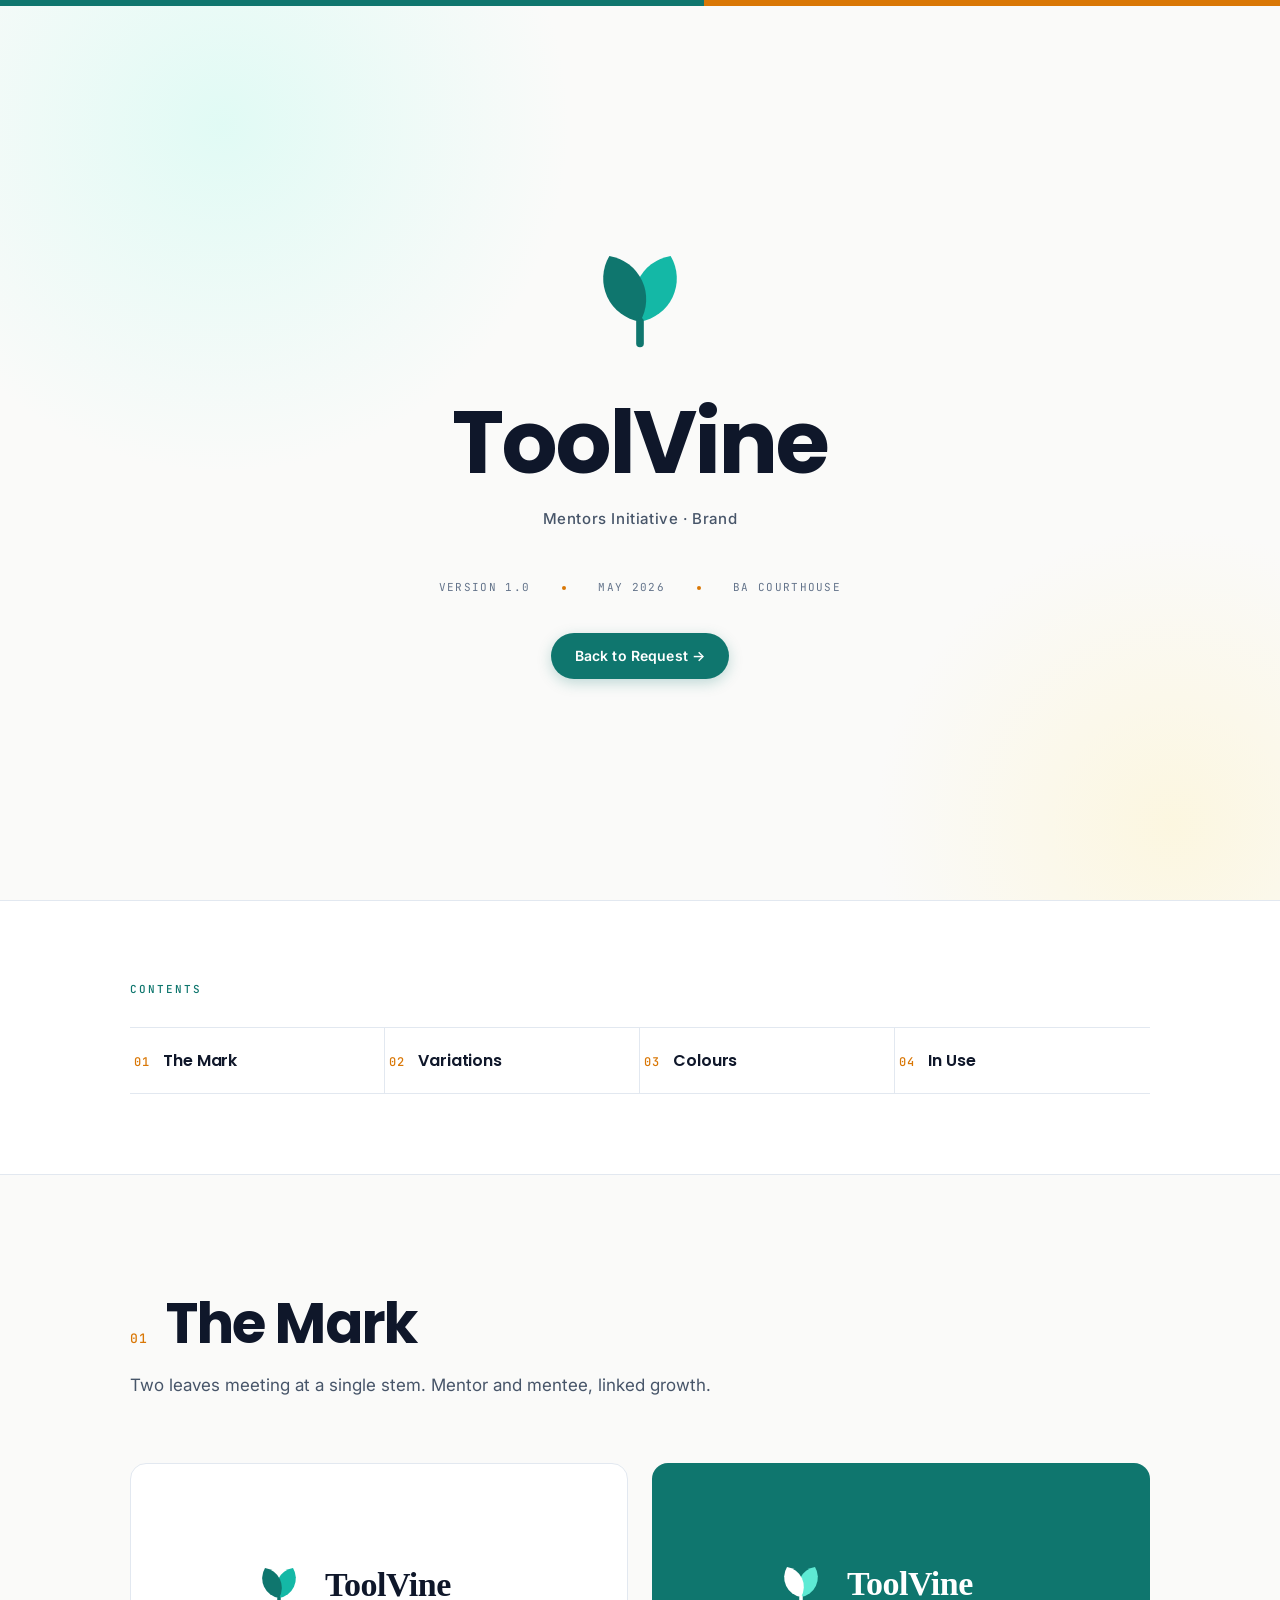
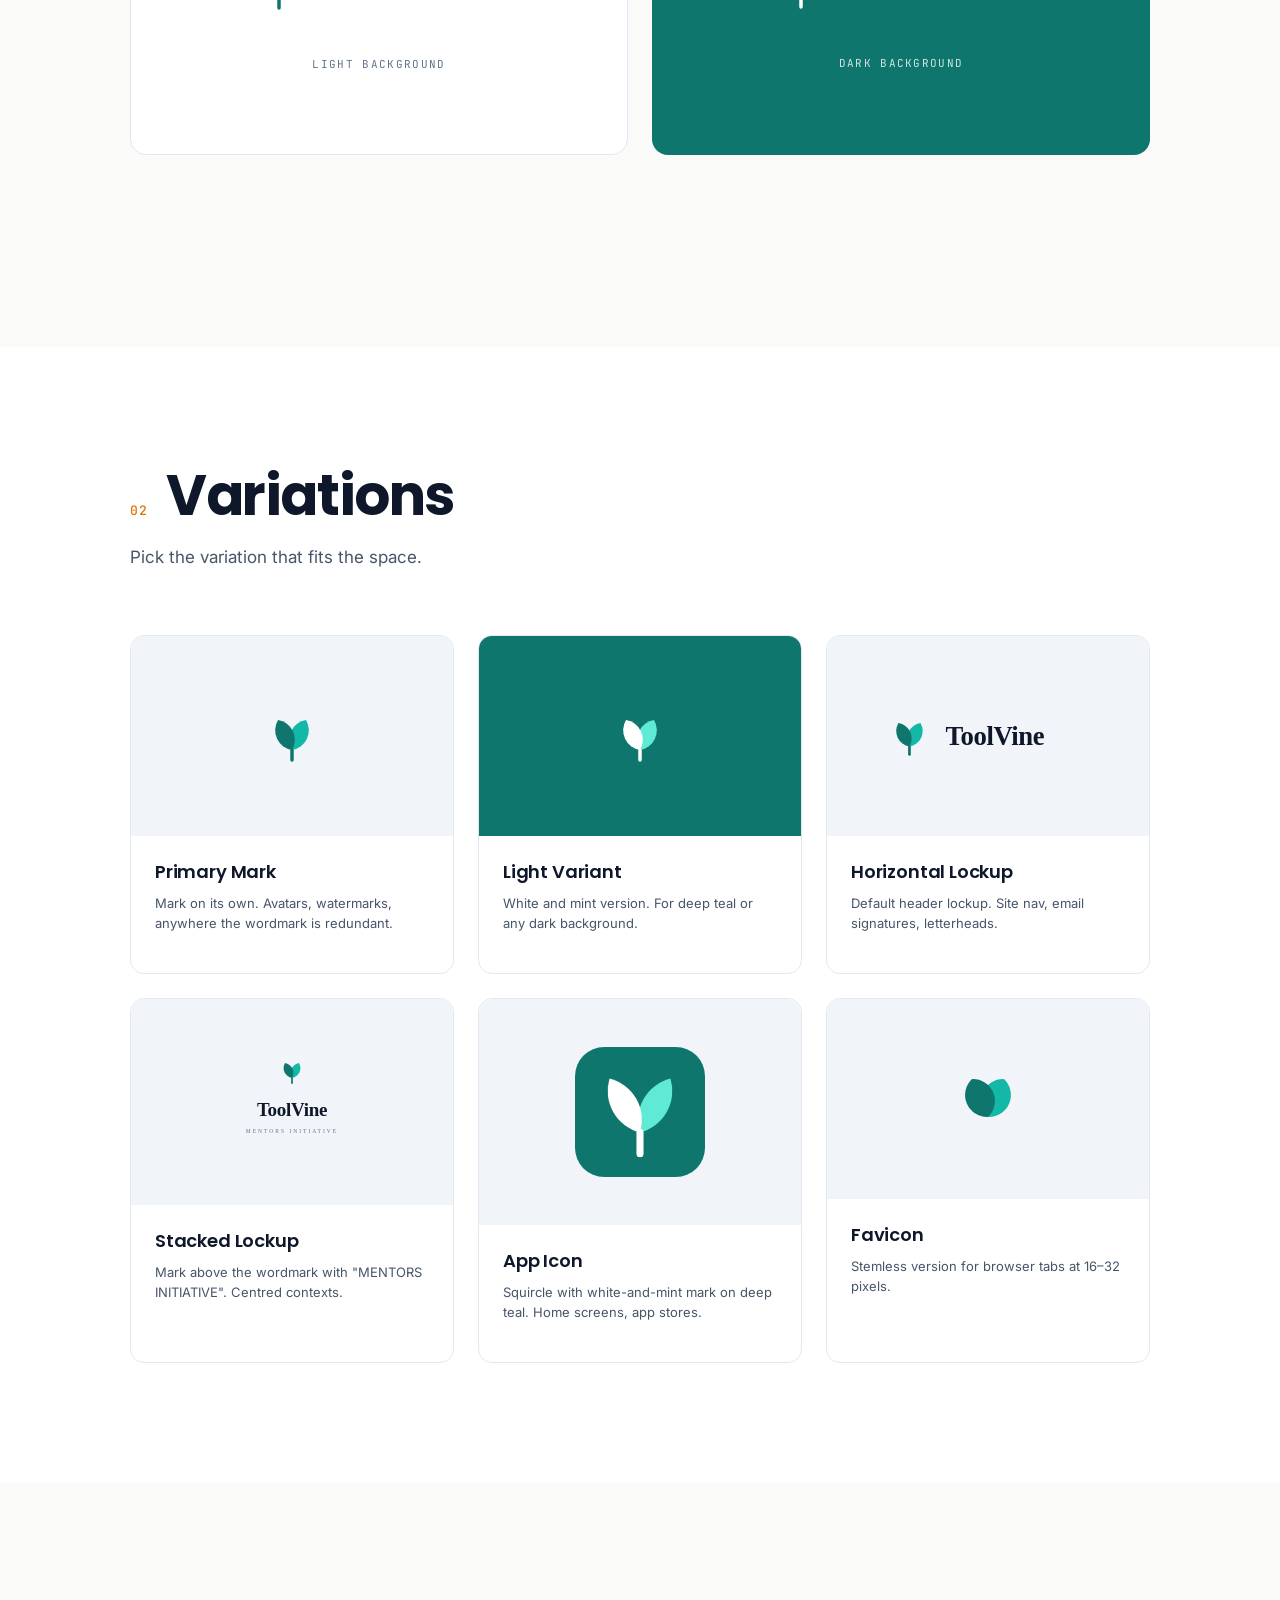
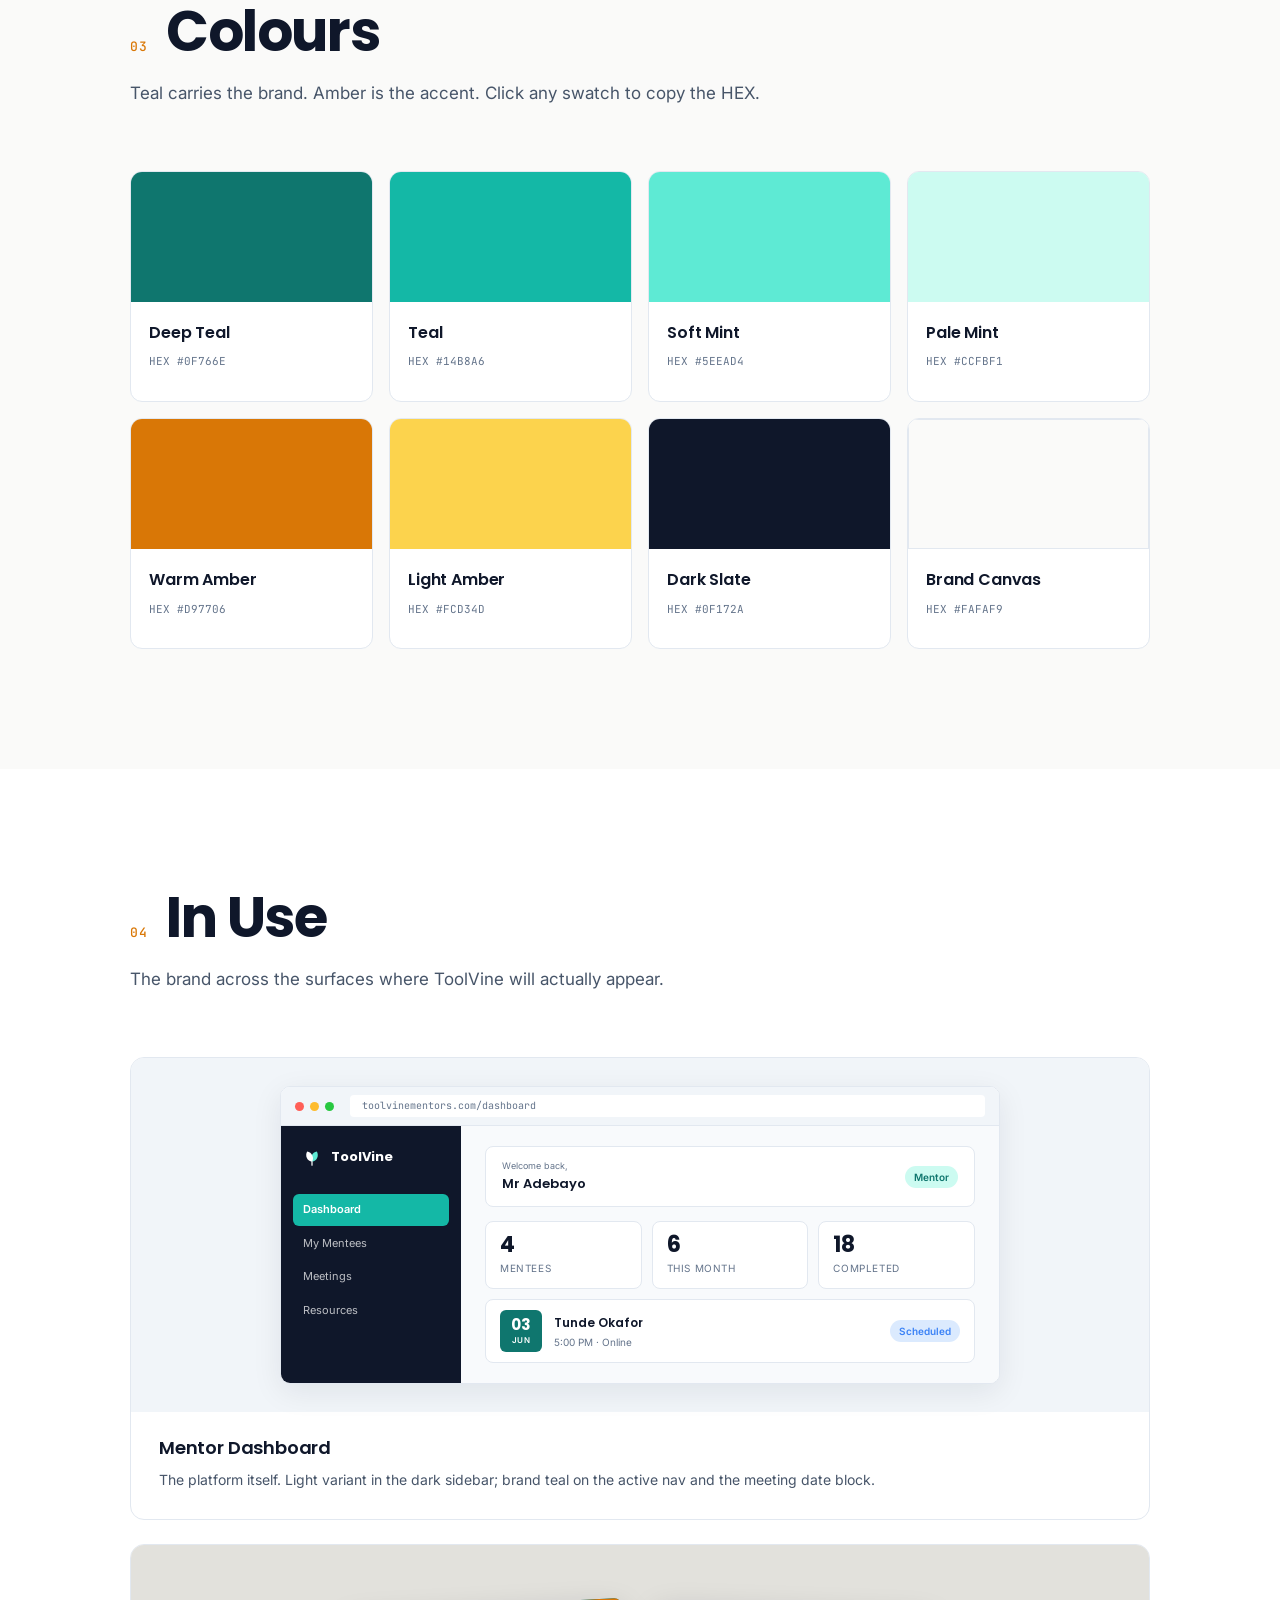
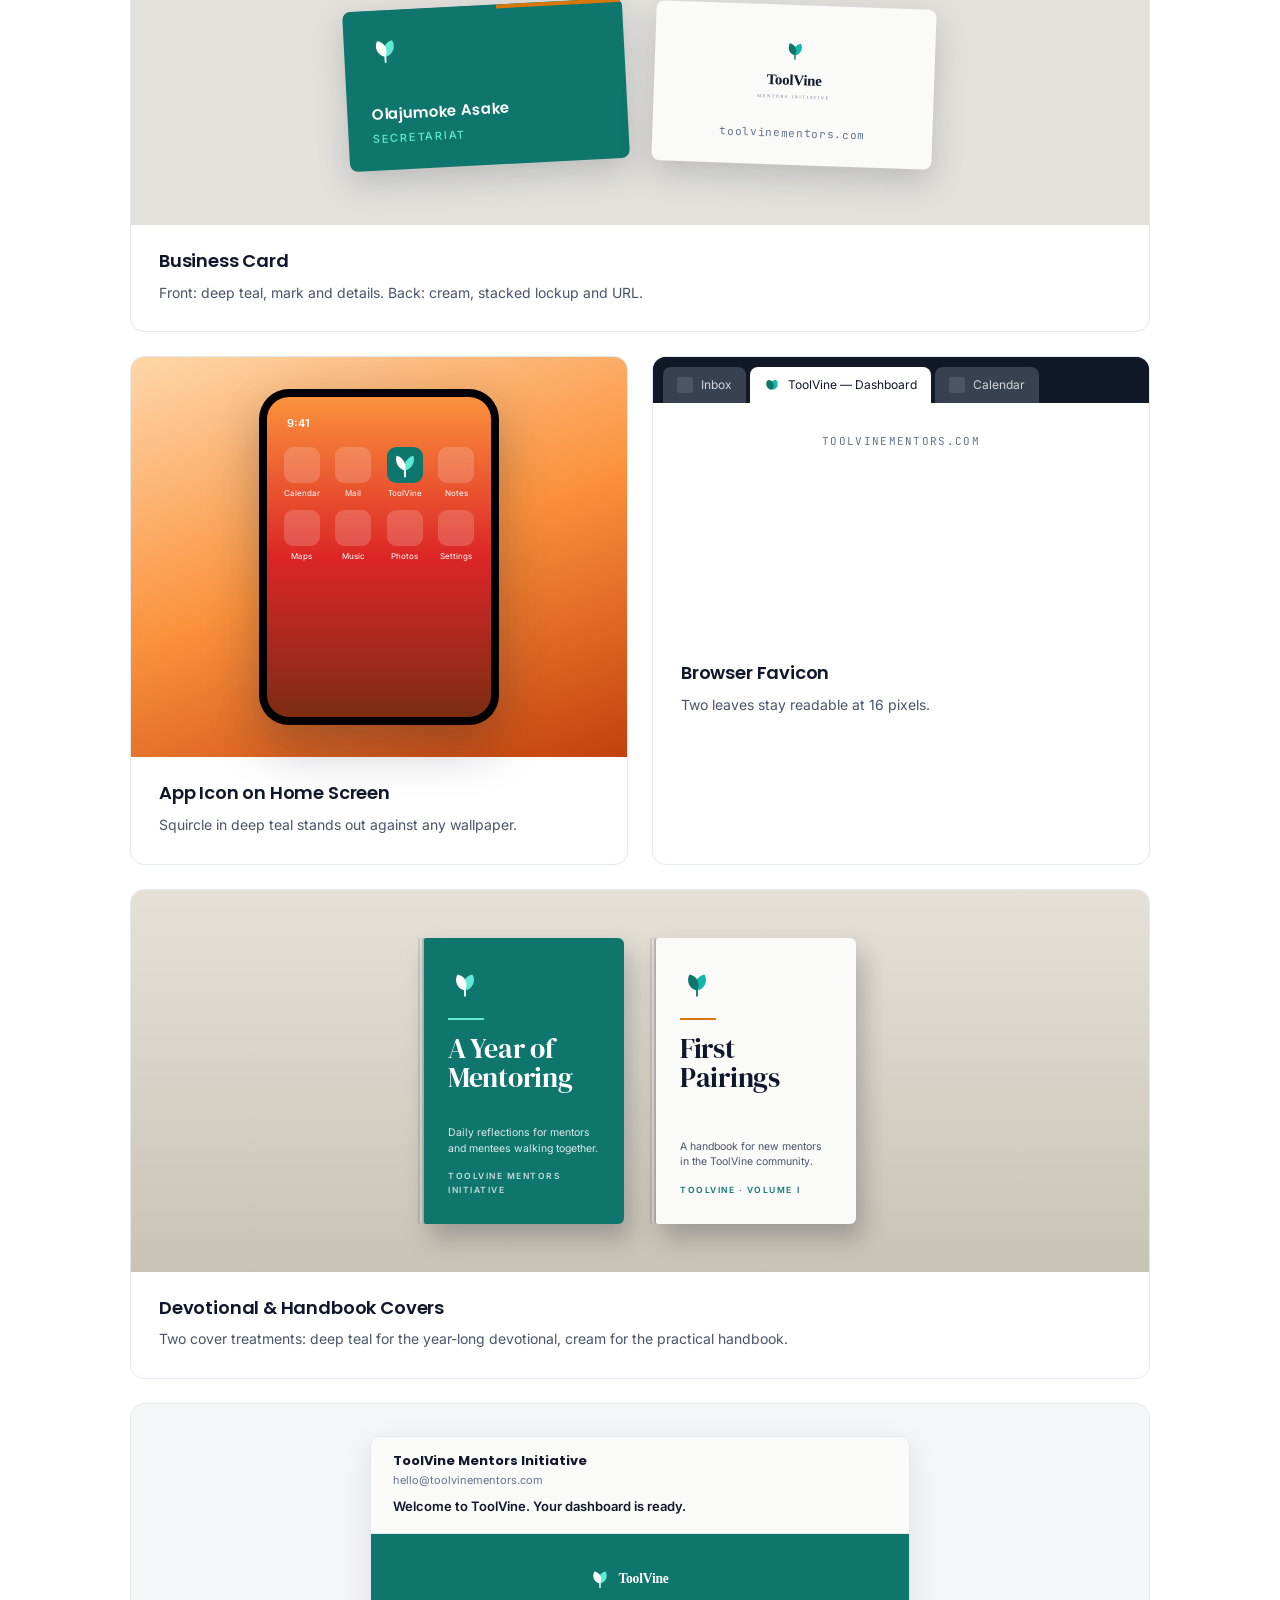
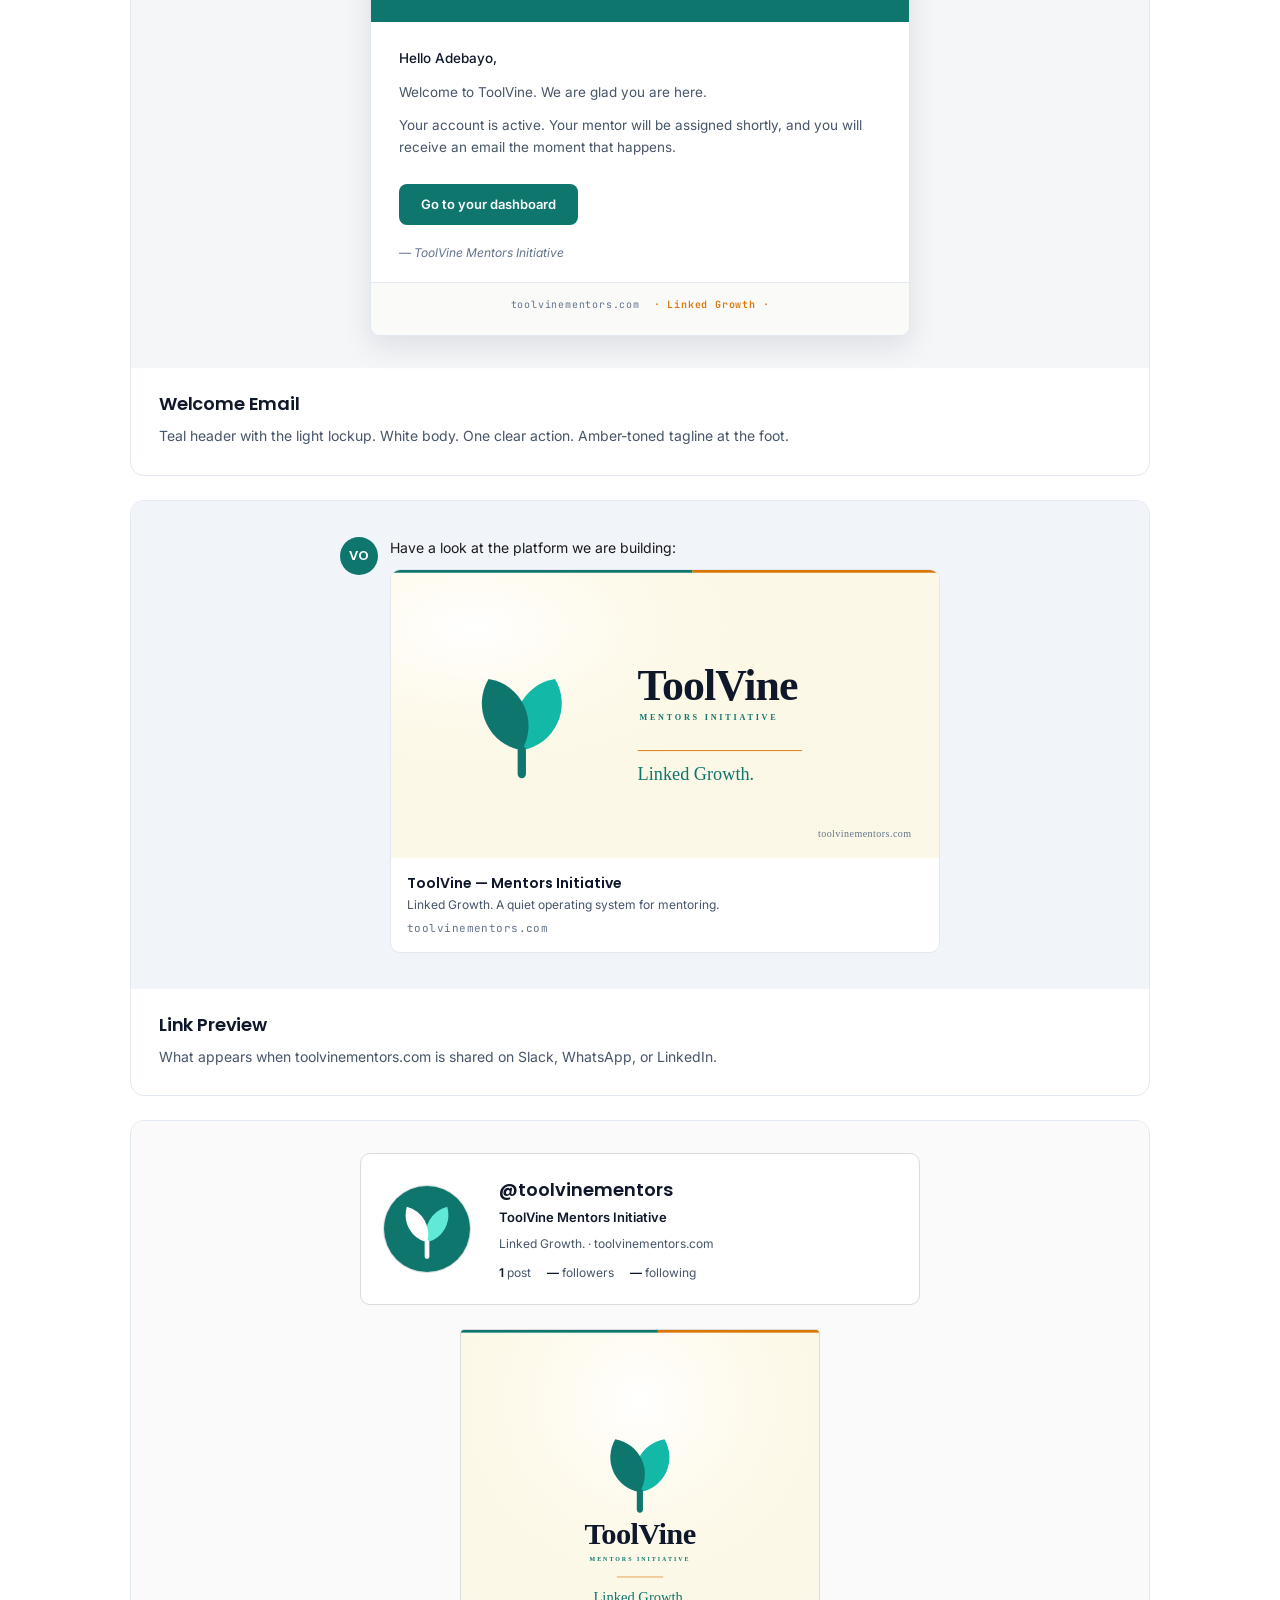
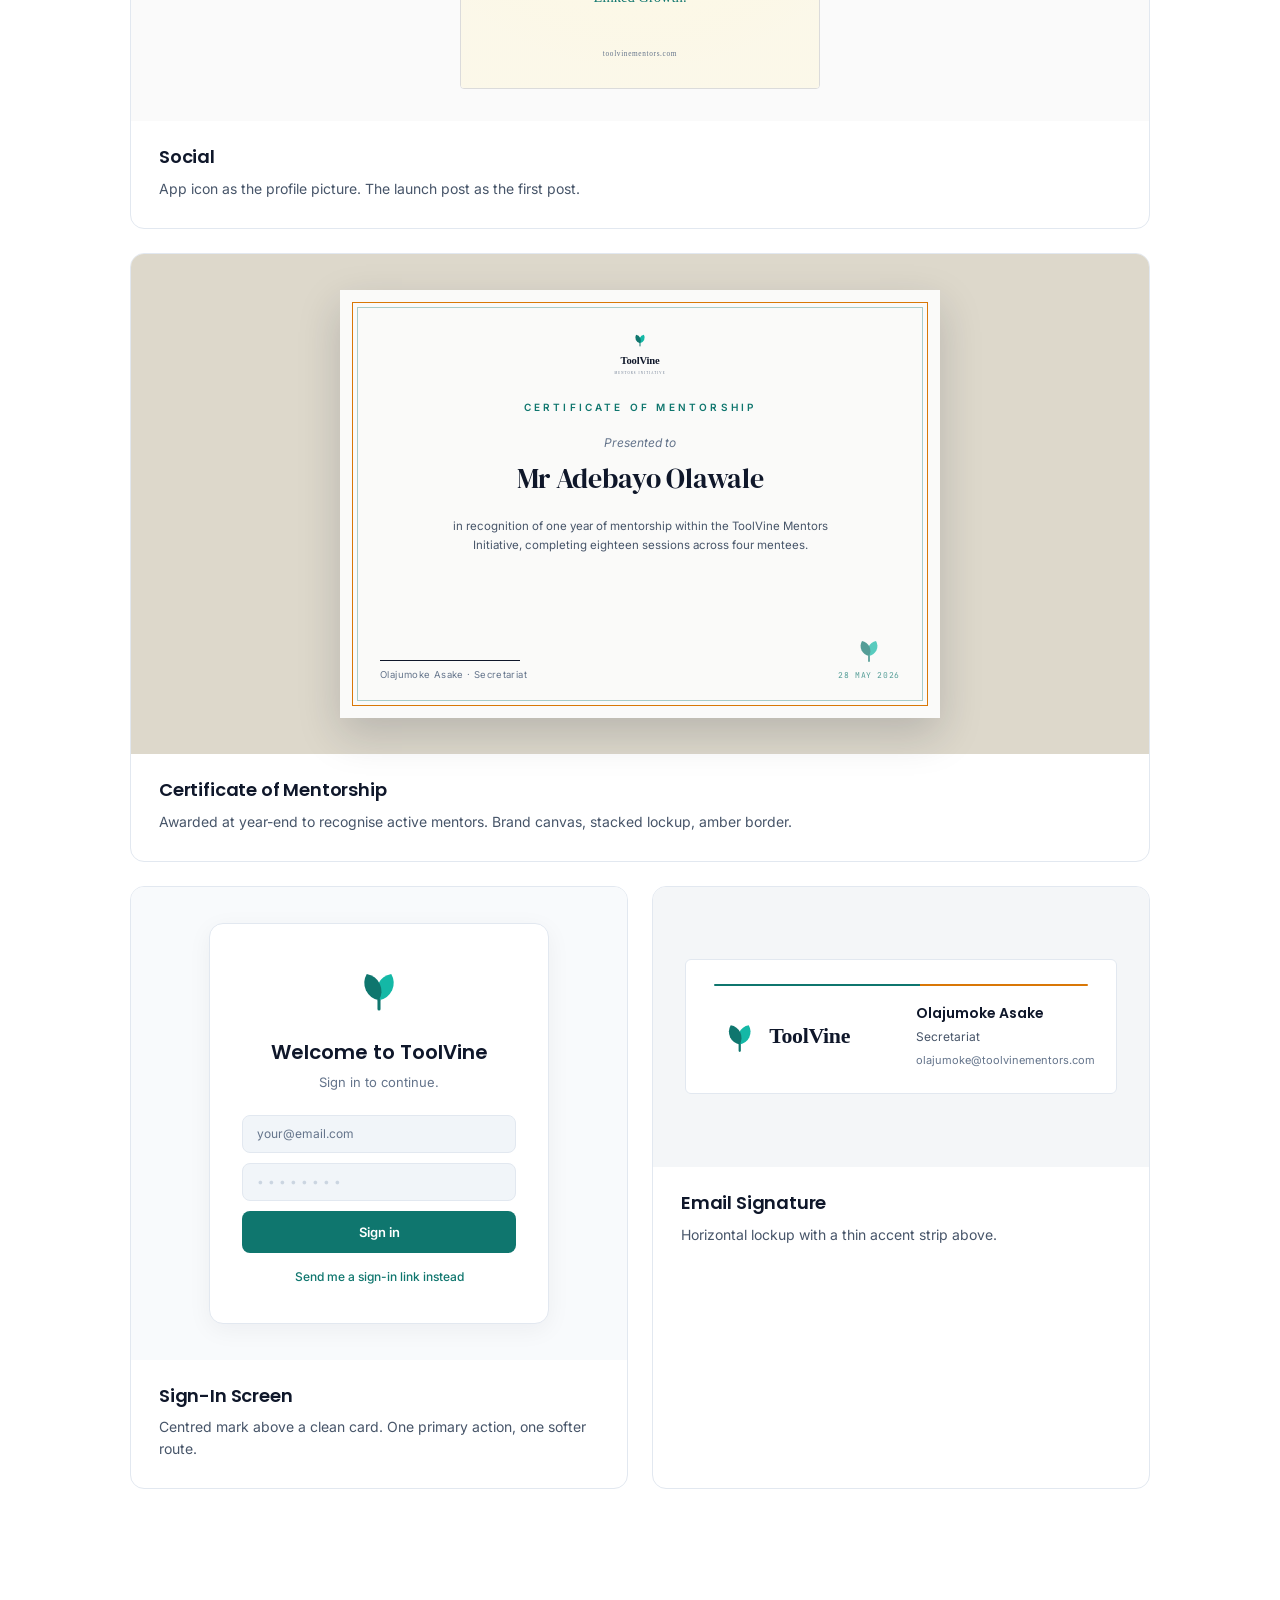
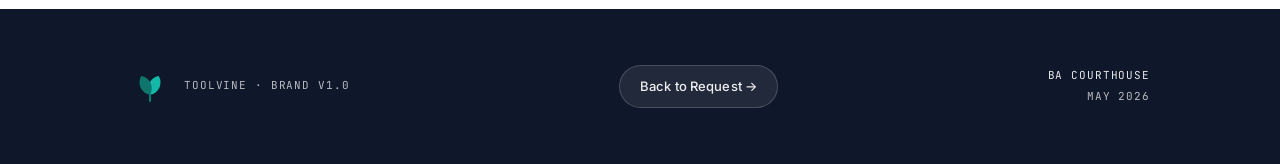
<file: brand/index.html>
<!DOCTYPE html>
<html lang="en">
<head>
  <meta charset="UTF-8">
  <meta name="viewport" content="width=device-width, initial-scale=1.0">
  <title>ToolVine Mentors Initiative · Brand</title>
  <link rel="icon" type="image/svg+xml" href="images/favicon.svg">
  <link rel="stylesheet" href="styles.css">
  <link rel="preconnect" href="https://fonts.googleapis.com">
  <link href="https://fonts.googleapis.com/css2?family=Poppins:wght@500;600;700&family=Inter:wght@400;500;600;700&family=JetBrains+Mono:wght@400;500&family=DM+Serif+Display&display=swap" rel="stylesheet">
</head>
<body>

  <!-- COVER -->
  <section class="cover">
    <div class="cover-accent-bar">
      <span class="bar-teal"></span>
      <span class="bar-amber"></span>
    </div>
    <div class="cover-inner">
      <img src="images/logomark.svg" alt="ToolVine" class="cover-mark">
      <h1>ToolVine</h1>
      <p class="cover-sub">Mentors Initiative · Brand</p>
      <div class="cover-meta">
        <span>Version 1.0</span>
        <span>May 2026</span>
        <span>BA CourtHouse</span>
      </div>
      <a href="/begin" class="cover-cta">Back to Request &rarr;</a>
    </div>
  </section>


  <!-- TOC -->
  <section class="toc">
    <div class="container">
      <p class="section-label">Contents</p>
      <div class="toc-grid">
        <a href="#mark" class="toc-item">
          <span class="toc-num">01</span>
          <span class="toc-title">The Mark</span>
        </a>
        <a href="#variations" class="toc-item">
          <span class="toc-num">02</span>
          <span class="toc-title">Variations</span>
        </a>
        <a href="#colors" class="toc-item">
          <span class="toc-num">03</span>
          <span class="toc-title">Colours</span>
        </a>
        <a href="#in-use" class="toc-item">
          <span class="toc-num">04</span>
          <span class="toc-title">In Use</span>
        </a>
      </div>
    </div>
  </section>


  <!-- 01 THE MARK -->
  <section id="mark" class="section">
    <div class="container">
      <div class="section-header">
        <span class="section-num">01</span>
        <h2>The Mark</h2>
      </div>
      <p class="section-intro">Two leaves meeting at a single stem. Mentor and mentee, linked growth.</p>

      <div class="logo-showcase">
        <div class="logo-card logo-card-light">
          <img src="images/logo-horizontal.svg" alt="ToolVine on light">
          <span class="logo-card-label">Light Background</span>
        </div>
        <div class="logo-card logo-card-dark">
          <img src="images/logo-horizontal-light.svg" alt="ToolVine on dark">
          <span class="logo-card-label light-text">Dark Background</span>
        </div>
      </div>
    </div>
  </section>


  <!-- 02 VARIATIONS -->
  <section id="variations" class="section section-alt">
    <div class="container">
      <div class="section-header">
        <span class="section-num">02</span>
        <h2>Variations</h2>
      </div>
      <p class="section-intro">Pick the variation that fits the space.</p>

      <div class="variations-grid">
        <div class="variation-card">
          <div class="variation-preview"><img src="images/logomark.svg" alt="Primary mark"></div>
          <div class="variation-info">
            <h3>Primary Mark</h3>
            <p>Mark on its own. Avatars, watermarks, anywhere the wordmark is redundant.</p>
          </div>
        </div>
        <div class="variation-card">
          <div class="variation-preview preview-dark"><img src="images/logomark-light.svg" alt="Light variant"></div>
          <div class="variation-info">
            <h3>Light Variant</h3>
            <p>White and mint version. For deep teal or any dark background.</p>
          </div>
        </div>
        <div class="variation-card">
          <div class="variation-preview preview-wide"><img src="images/logo-horizontal.svg" alt="Horizontal"></div>
          <div class="variation-info">
            <h3>Horizontal Lockup</h3>
            <p>Default header lockup. Site nav, email signatures, letterheads.</p>
          </div>
        </div>
        <div class="variation-card">
          <div class="variation-preview"><img src="images/logo-stacked.svg" alt="Stacked"></div>
          <div class="variation-info">
            <h3>Stacked Lockup</h3>
            <p>Mark above the wordmark with "MENTORS INITIATIVE". Centred contexts.</p>
          </div>
        </div>
        <div class="variation-card">
          <div class="variation-preview preview-square"><img src="images/app-icon-1024.svg" alt="App icon"></div>
          <div class="variation-info">
            <h3>App Icon</h3>
            <p>Squircle with white-and-mint mark on deep teal. Home screens, app stores.</p>
          </div>
        </div>
        <div class="variation-card">
          <div class="variation-preview preview-small"><img src="images/favicon.svg" alt="Favicon"></div>
          <div class="variation-info">
            <h3>Favicon</h3>
            <p>Stemless version for browser tabs at 16–32 pixels.</p>
          </div>
        </div>
      </div>
    </div>
  </section>


  <!-- 03 COLOURS -->
  <section id="colors" class="section">
    <div class="container">
      <div class="section-header">
        <span class="section-num">03</span>
        <h2>Colours</h2>
      </div>
      <p class="section-intro">Teal carries the brand. Amber is the accent. Click any swatch to copy the HEX.</p>

      <div class="palette-row">
        <div class="swatch-card">
          <div class="swatch" style="background: #0F766E;"></div>
          <div class="swatch-info"><h4>Deep Teal</h4><div class="swatch-codes"><span>HEX #0F766E</span></div></div>
        </div>
        <div class="swatch-card">
          <div class="swatch" style="background: #14B8A6;"></div>
          <div class="swatch-info"><h4>Teal</h4><div class="swatch-codes"><span>HEX #14B8A6</span></div></div>
        </div>
        <div class="swatch-card">
          <div class="swatch" style="background: #5EEAD4;"></div>
          <div class="swatch-info"><h4>Soft Mint</h4><div class="swatch-codes"><span>HEX #5EEAD4</span></div></div>
        </div>
        <div class="swatch-card">
          <div class="swatch" style="background: #CCFBF1;"></div>
          <div class="swatch-info"><h4>Pale Mint</h4><div class="swatch-codes"><span>HEX #CCFBF1</span></div></div>
        </div>
        <div class="swatch-card">
          <div class="swatch" style="background: #D97706;"></div>
          <div class="swatch-info"><h4>Warm Amber</h4><div class="swatch-codes"><span>HEX #D97706</span></div></div>
        </div>
        <div class="swatch-card">
          <div class="swatch" style="background: #FCD34D;"></div>
          <div class="swatch-info"><h4>Light Amber</h4><div class="swatch-codes"><span>HEX #FCD34D</span></div></div>
        </div>
        <div class="swatch-card">
          <div class="swatch" style="background: #0F172A;"></div>
          <div class="swatch-info"><h4>Dark Slate</h4><div class="swatch-codes"><span>HEX #0F172A</span></div></div>
        </div>
        <div class="swatch-card">
          <div class="swatch" style="background: #FAFAF9; border: 1px solid #E2E8F0;"></div>
          <div class="swatch-info"><h4>Brand Canvas</h4><div class="swatch-codes"><span>HEX #FAFAF9</span></div></div>
        </div>
      </div>
    </div>
  </section>


  <!-- 04 IN USE -->
  <section id="in-use" class="section section-alt">
    <div class="container">
      <div class="section-header">
        <span class="section-num">04</span>
        <h2>In Use</h2>
      </div>
      <p class="section-intro">The brand across the surfaces where ToolVine will actually appear.</p>

      <div class="app-grid">

        <!-- Mentor Dashboard -->
        <div class="app-card app-card-wide">
          <div class="app-mockup mockup-dashboard">
            <div class="dash-window">
              <div class="dash-chrome">
                <span class="chrome-dot" style="background:#FF5F57"></span>
                <span class="chrome-dot" style="background:#FEBC2E"></span>
                <span class="chrome-dot" style="background:#28C840"></span>
                <span class="chrome-url">toolvinementors.com/dashboard</span>
              </div>
              <div class="dash-body">
                <aside class="dash-side">
                  <div class="dash-side-logo">
                    <img src="images/logomark-light.svg" alt="">
                    <span>ToolVine</span>
                  </div>
                  <div class="dash-nav">
                    <span class="dash-nav-item active">Dashboard</span>
                    <span class="dash-nav-item">My Mentees</span>
                    <span class="dash-nav-item">Meetings</span>
                    <span class="dash-nav-item">Resources</span>
                  </div>
                </aside>
                <main class="dash-main">
                  <div class="dash-top">
                    <div>
                      <span class="dash-greet">Welcome back,</span>
                      <span class="dash-name">Mr Adebayo</span>
                    </div>
                    <span class="dash-pill">Mentor</span>
                  </div>
                  <div class="dash-stats">
                    <div class="dash-stat"><span class="dash-stat-num">4</span><span class="dash-stat-lbl">Mentees</span></div>
                    <div class="dash-stat"><span class="dash-stat-num">6</span><span class="dash-stat-lbl">This Month</span></div>
                    <div class="dash-stat"><span class="dash-stat-num">18</span><span class="dash-stat-lbl">Completed</span></div>
                  </div>
                  <div class="dash-row">
                    <div class="dash-meeting">
                      <div class="dash-meeting-date"><strong>03</strong><span>JUN</span></div>
                      <div class="dash-meeting-info">
                        <span class="dash-meeting-name">Tunde Okafor</span>
                        <span class="dash-meeting-meta">5:00 PM · Online</span>
                      </div>
                      <span class="dash-meeting-pill">Scheduled</span>
                    </div>
                  </div>
                </main>
              </div>
            </div>
          </div>
          <div class="app-info">
            <h3>Mentor Dashboard</h3>
            <p>The platform itself. Light variant in the dark sidebar; brand teal on the active nav and the meeting date block.</p>
          </div>
        </div>

        <!-- Business Card -->
        <div class="app-card app-card-wide">
          <div class="app-mockup mockup-card">
            <div class="biz-card biz-card-front">
              <div class="biz-card-accent"></div>
              <img src="images/logomark-light.svg" alt="" class="biz-card-mark">
              <div class="biz-card-bottom">
                <p class="biz-card-name">Olajumoke Asake</p>
                <p class="biz-card-role">Secretariat</p>
              </div>
            </div>
            <div class="biz-card biz-card-back">
              <img src="images/logo-stacked.svg" alt="" class="biz-card-back-logo">
              <p class="biz-card-back-url">toolvinementors.com</p>
            </div>
          </div>
          <div class="app-info">
            <h3>Business Card</h3>
            <p>Front: deep teal, mark and details. Back: cream, stacked lockup and URL.</p>
          </div>
        </div>

        <!-- App Icon on Phone -->
        <div class="app-card">
          <div class="app-mockup mockup-phone">
            <div class="phone-frame">
              <div class="phone-screen">
                <div class="phone-status">9:41</div>
                <div class="phone-icons">
                  <div class="phone-app"><span class="phone-app-icon"></span><span class="phone-app-name">Calendar</span></div>
                  <div class="phone-app"><span class="phone-app-icon"></span><span class="phone-app-name">Mail</span></div>
                  <div class="phone-app"><img src="images/app-icon-1024.svg" alt="" class="phone-real-icon"><span class="phone-app-name">ToolVine</span></div>
                  <div class="phone-app"><span class="phone-app-icon"></span><span class="phone-app-name">Notes</span></div>
                  <div class="phone-app"><span class="phone-app-icon"></span><span class="phone-app-name">Maps</span></div>
                  <div class="phone-app"><span class="phone-app-icon"></span><span class="phone-app-name">Music</span></div>
                  <div class="phone-app"><span class="phone-app-icon"></span><span class="phone-app-name">Photos</span></div>
                  <div class="phone-app"><span class="phone-app-icon"></span><span class="phone-app-name">Settings</span></div>
                </div>
              </div>
            </div>
          </div>
          <div class="app-info">
            <h3>App Icon on Home Screen</h3>
            <p>Squircle in deep teal stands out against any wallpaper.</p>
          </div>
        </div>

        <!-- Browser Favicon -->
        <div class="app-card">
          <div class="app-mockup mockup-tabs">
            <div class="tabs-bar">
              <div class="tab tab-inactive"><span class="tab-fav-placeholder"></span><span>Inbox</span></div>
              <div class="tab tab-active"><img src="images/favicon.svg" alt="" class="tab-fav"><span>ToolVine — Dashboard</span></div>
              <div class="tab tab-inactive"><span class="tab-fav-placeholder"></span><span>Calendar</span></div>
            </div>
            <div class="tabs-body">toolvinementors.com</div>
          </div>
          <div class="app-info">
            <h3>Browser Favicon</h3>
            <p>Two leaves stay readable at 16 pixels.</p>
          </div>
        </div>

        <!-- Book / Devotional Cover -->
        <div class="app-card app-card-wide">
          <div class="app-mockup mockup-books">
            <div class="book-cover book-teal">
              <img src="images/logomark-light.svg" alt="" class="book-mark">
              <div class="book-divider"></div>
              <p class="book-title">A Year of<br>Mentoring</p>
              <p class="book-subtitle">Daily reflections for mentors<br>and mentees walking together.</p>
              <p class="book-author">TOOLVINE MENTORS INITIATIVE</p>
            </div>
            <div class="book-cover book-cream">
              <img src="images/logomark.svg" alt="" class="book-mark">
              <div class="book-divider book-divider-amber"></div>
              <p class="book-title book-title-dark">First<br>Pairings</p>
              <p class="book-subtitle book-subtitle-dark">A handbook for new mentors<br>in the ToolVine community.</p>
              <p class="book-author book-author-dark">TOOLVINE · VOLUME I</p>
            </div>
          </div>
          <div class="app-info">
            <h3>Devotional &amp; Handbook Covers</h3>
            <p>Two cover treatments: deep teal for the year-long devotional, cream for the practical handbook.</p>
          </div>
        </div>

        <!-- Welcome Email -->
        <div class="app-card app-card-wide">
          <div class="app-mockup mockup-welcome">
            <div class="welcome-window">
              <div class="welcome-meta">
                <div class="welcome-from">
                  <strong>ToolVine Mentors Initiative</strong>
                  <span>hello@toolvinementors.com</span>
                </div>
                <span class="welcome-subject">Welcome to ToolVine. Your dashboard is ready.</span>
              </div>
              <div class="welcome-body">
                <div class="welcome-header">
                  <img src="images/logo-horizontal-light.svg" alt="">
                </div>
                <div class="welcome-content">
                  <p class="welcome-greet">Hello Adebayo,</p>
                  <p>Welcome to ToolVine. We are glad you are here.</p>
                  <p>Your account is active. Your mentor will be assigned shortly, and you will receive an email the moment that happens.</p>
                  <a href="#" class="welcome-btn">Go to your dashboard</a>
                  <p class="welcome-sign">— ToolVine Mentors Initiative</p>
                </div>
                <div class="welcome-footer">
                  <span>toolvinementors.com</span>
                  <span>· Linked Growth ·</span>
                </div>
              </div>
            </div>
          </div>
          <div class="app-info">
            <h3>Welcome Email</h3>
            <p>Teal header with the light lockup. White body. One clear action. Amber-toned tagline at the foot.</p>
          </div>
        </div>

        <!-- OG Link Preview -->
        <div class="app-card app-card-wide">
          <div class="app-mockup mockup-share">
            <div class="share-msg">
              <div class="share-avatar">VO</div>
              <div class="share-bubble">
                <p class="share-text">Have a look at the platform we are building:</p>
                <a class="share-card" href="#" onclick="return false;">
                  <img src="images/og-card-1200x630.svg" alt="OG card preview">
                  <div class="share-card-meta">
                    <p class="share-card-title">ToolVine — Mentors Initiative</p>
                    <p class="share-card-desc">Linked Growth. A quiet operating system for mentoring.</p>
                    <p class="share-card-url">toolvinementors.com</p>
                  </div>
                </a>
              </div>
            </div>
          </div>
          <div class="app-info">
            <h3>Link Preview</h3>
            <p>What appears when toolvinementors.com is shared on Slack, WhatsApp, or LinkedIn.</p>
          </div>
        </div>

        <!-- Instagram Profile + Post -->
        <div class="app-card app-card-wide">
          <div class="app-mockup mockup-ig">
            <div class="ig-profile">
              <img src="images/app-icon-1024.svg" alt="" class="ig-avatar">
              <div class="ig-profile-info">
                <p class="ig-handle">@toolvinementors</p>
                <p class="ig-name">ToolVine Mentors Initiative</p>
                <p class="ig-bio">Linked Growth. · toolvinementors.com</p>
                <div class="ig-stats">
                  <span><strong>1</strong> post</span>
                  <span><strong>—</strong> followers</span>
                  <span><strong>—</strong> following</span>
                </div>
              </div>
            </div>
            <div class="ig-post">
              <img src="images/ig-post-1080.svg" alt="IG launch post">
            </div>
          </div>
          <div class="app-info">
            <h3>Social</h3>
            <p>App icon as the profile picture. The launch post as the first post.</p>
          </div>
        </div>

        <!-- Certificate of Recognition -->
        <div class="app-card app-card-wide">
          <div class="app-mockup mockup-cert">
            <div class="cert">
              <div class="cert-border"></div>
              <img src="images/logo-stacked.svg" alt="" class="cert-logo">
              <p class="cert-eyebrow">CERTIFICATE OF MENTORSHIP</p>
              <p class="cert-presented">Presented to</p>
              <p class="cert-name">Mr Adebayo Olawale</p>
              <p class="cert-body">in recognition of one year of mentorship within the ToolVine Mentors Initiative, completing eighteen sessions across four mentees.</p>
              <div class="cert-footer">
                <div class="cert-sig">
                  <div class="cert-sig-line"></div>
                  <span>Olajumoke Asake · Secretariat</span>
                </div>
                <div class="cert-stamp">
                  <img src="images/logomark.svg" alt="">
                  <span>28 MAY 2026</span>
                </div>
              </div>
            </div>
          </div>
          <div class="app-info">
            <h3>Certificate of Mentorship</h3>
            <p>Awarded at year-end to recognise active mentors. Brand canvas, stacked lockup, amber border.</p>
          </div>
        </div>

        <!-- Sign-in Screen -->
        <div class="app-card">
          <div class="app-mockup mockup-signin">
            <div class="signin-card">
              <img src="images/logomark.svg" alt="" class="signin-mark">
              <h4 class="signin-title">Welcome to ToolVine</h4>
              <p class="signin-sub">Sign in to continue.</p>
              <div class="signin-input">your@email.com</div>
              <div class="signin-input signin-input-empty"></div>
              <div class="signin-btn">Sign in</div>
              <p class="signin-link">Send me a sign-in link instead</p>
            </div>
          </div>
          <div class="app-info">
            <h3>Sign-In Screen</h3>
            <p>Centred mark above a clean card. One primary action, one softer route.</p>
          </div>
        </div>

        <!-- Email Signature -->
        <div class="app-card">
          <div class="app-mockup mockup-email">
            <div class="email-sig">
              <div class="email-divider"></div>
              <div class="email-sig-content">
                <img src="images/logo-horizontal.svg" alt="" class="email-logo">
                <div class="email-details">
                  <span class="email-name">Olajumoke Asake</span>
                  <span class="email-role">Secretariat</span>
                  <span class="email-contact">olajumoke@toolvinementors.com</span>
                </div>
              </div>
            </div>
          </div>
          <div class="app-info">
            <h3>Email Signature</h3>
            <p>Horizontal lockup with a thin accent strip above.</p>
          </div>
        </div>

      </div>
    </div>
  </section>


  <!-- FOOTER -->
  <footer class="footer">
    <div class="container footer-inner">
      <div class="footer-left">
        <img src="images/logomark.svg" alt="ToolVine" class="footer-mark">
        <p>ToolVine · Brand v1.0</p>
      </div>
      <a href="/begin" class="footer-cta">Back to Request &rarr;</a>
      <div class="footer-right">
        <p>BA CourtHouse</p>
        <p>May 2026</p>
      </div>
    </div>
  </footer>

  <script src="script.js"></script>
</body>
</html>
</file>
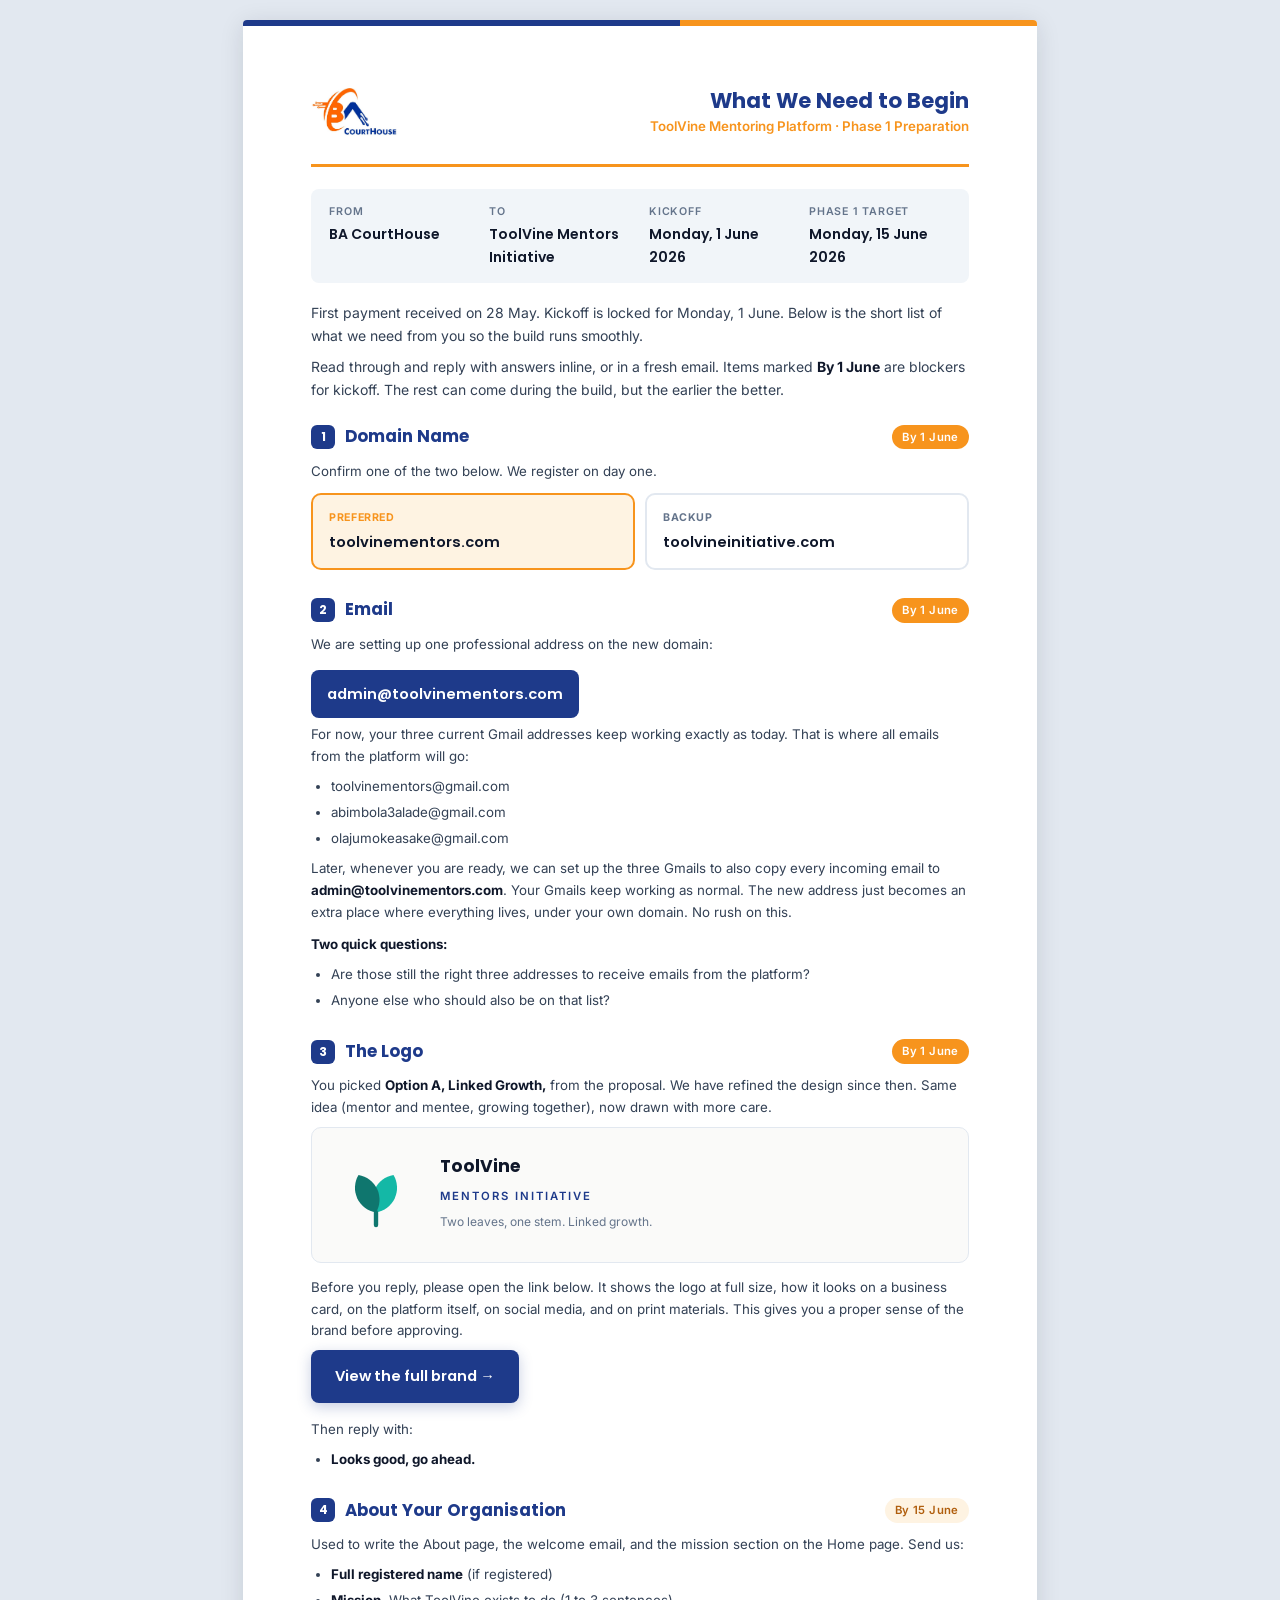
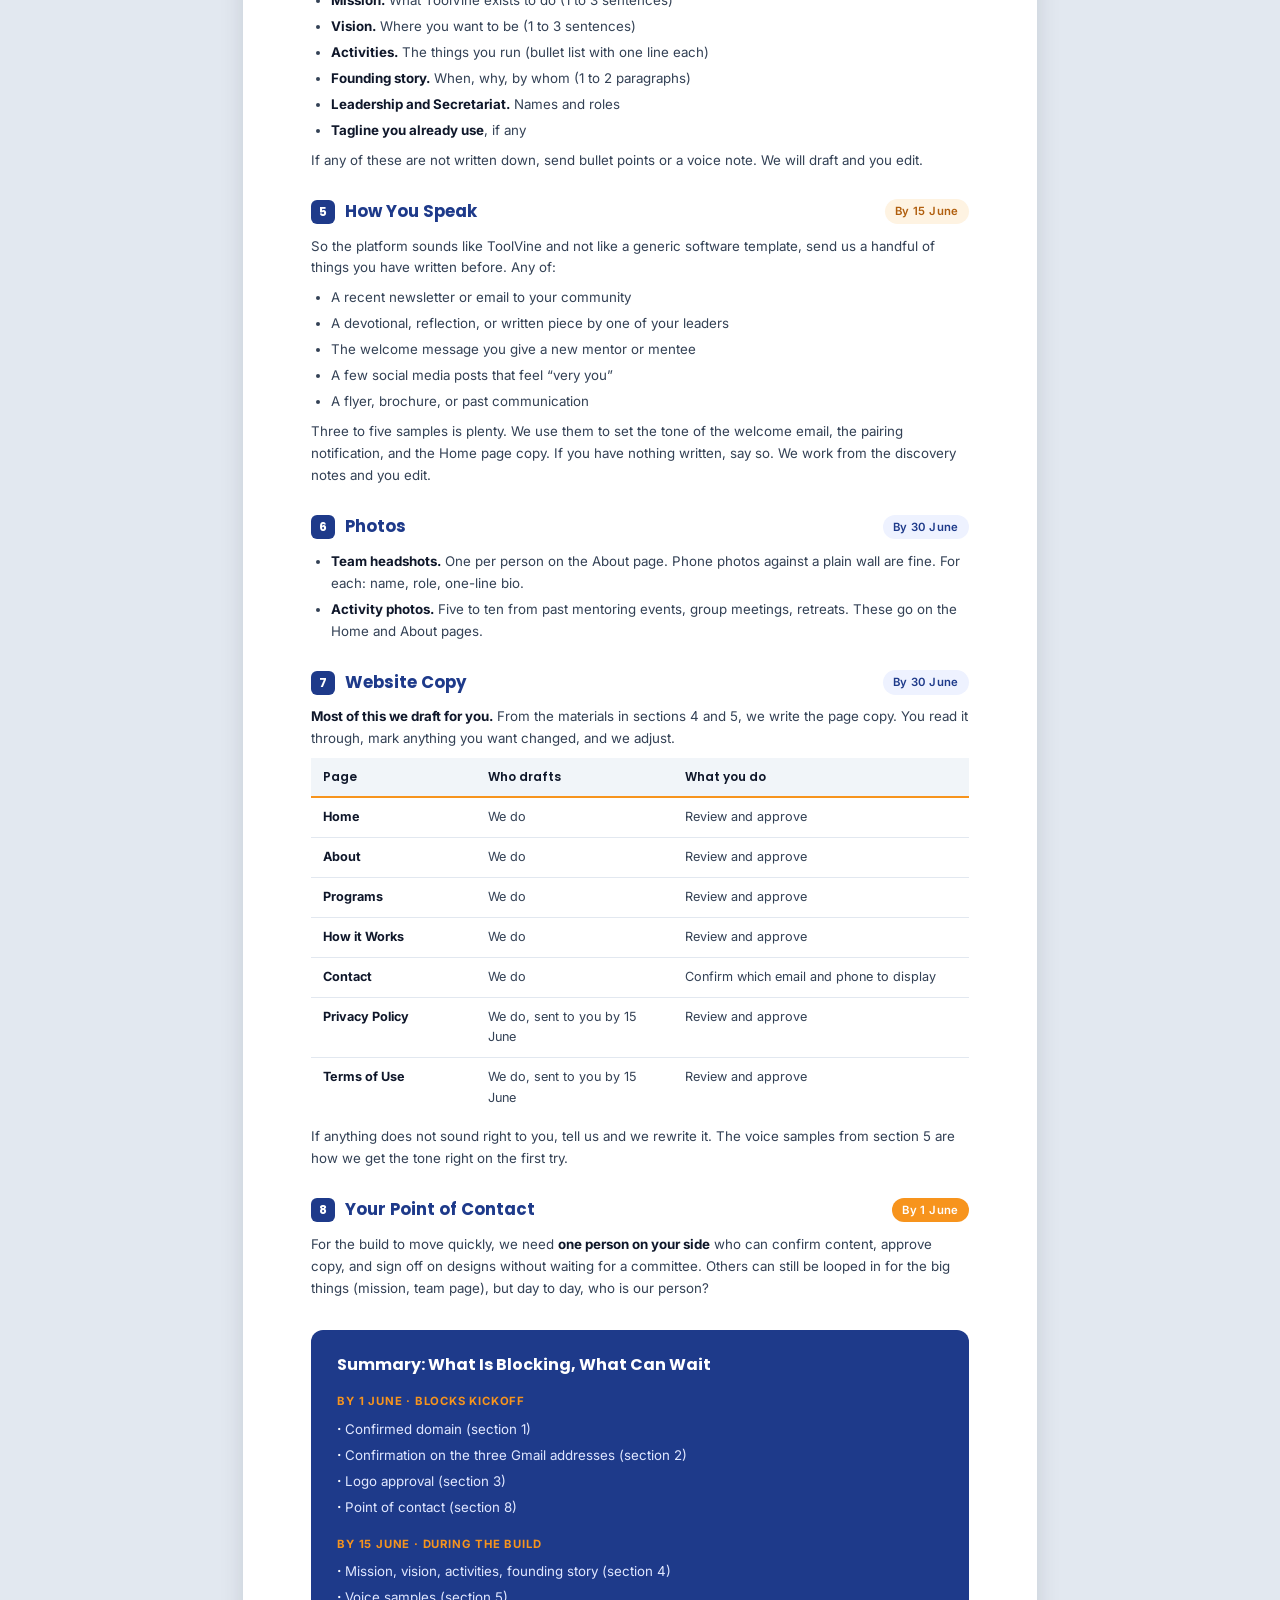
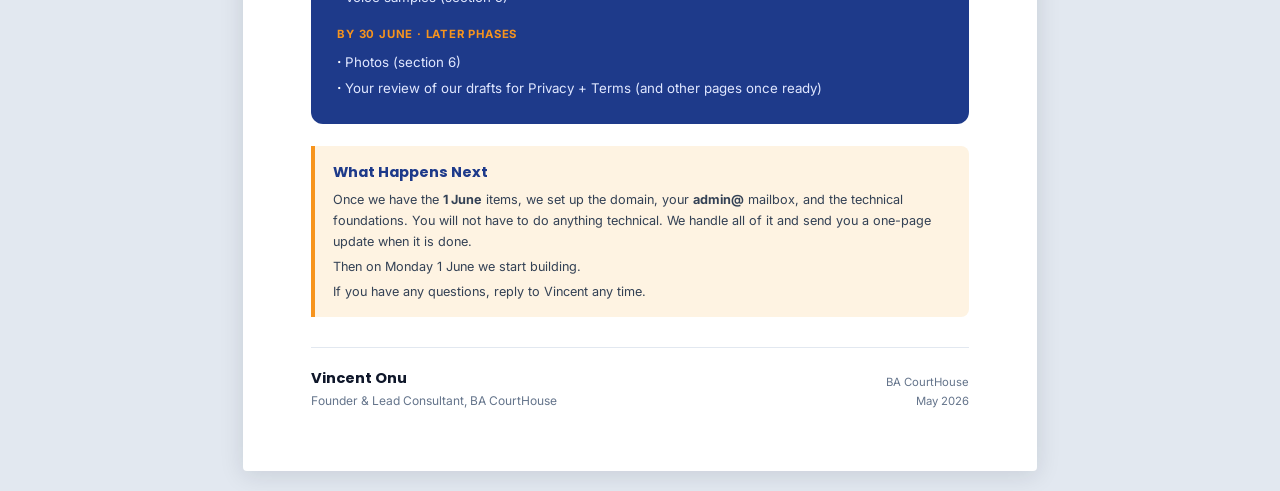
<file: brand/begin/index.html>
<!DOCTYPE html>
<html lang="en">
<head>
<meta charset="UTF-8">
<meta name="viewport" content="width=device-width, initial-scale=1.0">
<title>What We Need to Begin | ToolVine | BA CourtHouse</title>
<link href="https://fonts.googleapis.com/css2?family=Inter:wght@400;500;600;700&family=Poppins:wght@500;600;700&display=swap" rel="stylesheet">
<style>
*{ margin:0; padding:0; box-sizing:border-box; -webkit-print-color-adjust:exact; print-color-adjust:exact; }
:root{ --ba-orange:#F7941D; --ba-orange-soft:#FEF3E2; --ba-blue:#1E3A8A; --ba-blue-soft:#EEF2FF; --dark-slate:#0F172A; --slate:#334155; --cool-gray:#64748B; --light-gray:#F1F5F9; --white:#FFFFFF; --border:#E2E8F0; }
html{ -webkit-text-size-adjust:100%; }
body{ font-family:'Inter',sans-serif; background:#E2E8F0; color:var(--slate); line-height:1.65; font-size:10.5pt; }
.page{ width:210mm; min-height:297mm; padding:18mm 18mm 16mm; margin:20px auto; background:var(--white); box-shadow:0 4px 24px rgba(15,23,42,.12); position:relative; border-radius:4px; }
.page::before{ content:''; position:absolute; top:0; left:0; right:0; height:6px; background:linear-gradient(90deg,var(--ba-blue) 0 55%,var(--ba-orange) 55% 100%); border-radius:4px 4px 0 0; }

/* Header */
.doc-header{ display:flex; justify-content:space-between; align-items:flex-start; gap:20px; padding-bottom:20px; margin-bottom:22px; border-bottom:3px solid var(--ba-orange); }
.brand-logo{ height:56px; width:auto; }
.doc-title{ text-align:right; }
.doc-title h1{ font-family:'Poppins',sans-serif; font-size:16pt; font-weight:700; color:var(--ba-blue); line-height:1.2; }
.doc-title .sub{ font-size:10pt; color:var(--ba-orange); font-weight:600; margin-top:2px; }

/* Meta strip */
.meta{ background:var(--light-gray); border-radius:8px; padding:14px 18px; display:flex; flex-wrap:wrap; gap:18px; margin-bottom:18px; }
.meta .mi{ flex:1; min-width:130px; }
.meta .label{ color:var(--cool-gray); font-size:8pt; font-weight:600; text-transform:uppercase; letter-spacing:.8px; margin-bottom:2px; }
.meta .value{ color:var(--dark-slate); font-family:'Poppins',sans-serif; font-size:10.5pt; font-weight:600; }

/* Intro */
.intro{ margin-bottom:22px; }
.intro p{ font-size:10.5pt; margin-bottom:8px; }
.intro p b{ color:var(--dark-slate); }

/* Section header (numbered badge) */
.section{ margin-bottom:26px; page-break-inside:avoid; }
.section h2{ font-family:'Poppins',sans-serif; font-size:12.5pt; color:var(--ba-blue); margin-bottom:10px; display:flex; align-items:center; gap:10px; }
.section h2 .num{ background:var(--ba-blue); color:#fff; font-size:9pt; font-weight:700; width:24px; height:24px; border-radius:6px; display:inline-flex; align-items:center; justify-content:center; flex-shrink:0; }
.section h2 .due{ margin-left:auto; font-family:'Inter',sans-serif; font-size:8.5pt; font-weight:600; padding:3px 10px; border-radius:999px; letter-spacing:.4px; }
.due-jun1{ background:var(--ba-orange); color:#fff; }
.due-jun15{ background:var(--ba-orange-soft); color:#B05E0D; }
.due-jun30{ background:var(--ba-blue-soft); color:var(--ba-blue); }

.section p{ font-size:10pt; margin-bottom:8px; }
.section p b{ color:var(--dark-slate); }

/* Lists */
.section ul{ margin:6px 0 8px 20px; font-size:10pt; }
.section ul li{ margin-bottom:4px; }
.section ul li b{ color:var(--dark-slate); }

/* Tables */
.section table{ width:100%; border-collapse:collapse; margin:8px 0; font-size:9.5pt; }
.section th{ background:var(--light-gray); color:var(--dark-slate); padding:9px 12px; text-align:left; font-family:'Poppins',sans-serif; font-weight:600; font-size:9pt; border-bottom:2px solid var(--ba-orange); }
.section td{ padding:9px 12px; border-bottom:1px solid var(--border); vertical-align:top; }
.section tr:last-child td{ border-bottom:none; }
.section td b{ color:var(--dark-slate); }

/* Domain choice highlight */
.domain-pick{ display:flex; gap:10px; margin:10px 0 6px; flex-wrap:wrap; }
.domain-pill{ flex:1; min-width:200px; border:2px solid var(--border); border-radius:10px; padding:14px 16px; }
.domain-pill.preferred{ border-color:var(--ba-orange); background:var(--ba-orange-soft); }
.domain-pill .tag{ font-size:8pt; font-weight:700; letter-spacing:.6px; color:var(--ba-orange); text-transform:uppercase; margin-bottom:4px; }
.domain-pill.preferred .tag{ color:var(--ba-orange); }
.domain-pill:not(.preferred) .tag{ color:var(--cool-gray); }
.domain-pill .url{ font-family:'Poppins',sans-serif; font-weight:600; font-size:11pt; color:var(--dark-slate); }

/* Logo preview */
.logo-preview{ background:#FAFAF9; border:1px solid var(--border); border-radius:10px; padding:24px; display:flex; align-items:center; gap:24px; margin:8px 0; }
.logo-preview .mark{ width:80px; height:80px; flex-shrink:0; }
.logo-preview .info p{ margin-bottom:6px; }
.logo-preview .info .name{ font-family:'Poppins',sans-serif; font-weight:700; font-size:13pt; color:var(--dark-slate); }
.logo-preview .info .tag{ font-size:8.5pt; letter-spacing:2px; color:var(--ba-blue); text-transform:uppercase; font-weight:600; }
.logo-preview .link{ margin-left:auto; color:var(--ba-orange); font-weight:600; font-size:9.5pt; text-decoration:none; border-bottom:1px solid var(--ba-orange); padding-bottom:1px; }

/* Prominent CTA button (used for "View the full brand") */
.cta-btn{ display:inline-flex; align-items:center; gap:10px; background:var(--ba-blue); color:#fff; padding:14px 24px; border-radius:8px; font-family:'Poppins',sans-serif; font-weight:600; font-size:11pt; text-decoration:none; box-shadow:0 4px 14px rgba(30,58,138,.25); transition:background .15s; }
.cta-btn:hover{ background:#162C66; }

/* Summary */
.summary{ background:var(--ba-blue); color:#fff; border-radius:12px; padding:22px 26px; margin-top:30px; }
.summary h3{ font-family:'Poppins',sans-serif; font-size:12pt; margin-bottom:14px; color:#fff; }
.summary .group{ margin-bottom:14px; }
.summary .group:last-child{ margin-bottom:0; }
.summary .group-label{ color:var(--ba-orange); font-size:8.5pt; font-weight:700; letter-spacing:.8px; text-transform:uppercase; margin-bottom:6px; }
.summary ul{ list-style:none; margin:0; padding:0; }
.summary ul li{ font-size:10pt; color:#E0E7FF; padding:2px 0; }
.summary ul li b{ color:#fff; }

/* What happens next */
.next{ background:var(--ba-orange-soft); border-left:4px solid var(--ba-orange); border-radius:0 8px 8px 0; padding:14px 18px; margin-top:22px; }
.next h3{ font-family:'Poppins',sans-serif; font-size:11pt; color:var(--ba-blue); margin-bottom:6px; }
.next p{ font-size:9.5pt; margin-bottom:4px; }
.next p:last-child{ margin-bottom:0; }

/* Sign-off */
.signoff{ margin-top:30px; padding-top:18px; border-top:1px solid var(--border); display:flex; justify-content:space-between; align-items:flex-end; gap:20px; flex-wrap:wrap; }
.signoff .name{ font-family:'Poppins',sans-serif; font-weight:700; color:var(--dark-slate); font-size:11pt; }
.signoff .role{ font-size:9pt; color:var(--cool-gray); margin-top:1px; }
.signoff .right{ text-align:right; font-size:8.5pt; color:var(--cool-gray); }

/* SVG mark inline (for logo preview without needing an image file) */
.tv-mark svg{ width:100%; height:100%; display:block; }

/* Mobile */
@media screen and (max-width:760px){
    body{ background:#fff; }
    .page{ width:100%; min-height:auto; margin:0; padding:24px 16px 30px; box-shadow:none; border-radius:0; }
    .doc-header{ flex-direction:column; align-items:flex-start; gap:14px; }
    .doc-title{ text-align:left; }
    .meta{ flex-direction:column; gap:10px; }
    .section h2{ flex-wrap:wrap; }
    .section h2 .due{ margin-left:0; margin-top:4px; }
    .section table{ font-size:9pt; }
    .section th, .section td{ padding:7px 9px; }
    .domain-pick{ flex-direction:column; }
    .logo-preview{ flex-direction:column; align-items:flex-start; gap:14px; }
    .logo-preview .link{ margin-left:0; }
    .signoff{ flex-direction:column; align-items:flex-start; }
    .signoff .right{ text-align:left; }
}

@media print{
    body{ background:#fff; }
    .page{ width:auto; margin:0; padding:14mm 16mm; box-shadow:none; border-radius:0; }
}
</style>
</head>
<body>
<div class="page">

    <!-- Header -->
    <div class="doc-header">
        <img src="../images/log5.jpg" alt="BA CourtHouse" class="brand-logo">
        <div class="doc-title">
            <h1>What We Need to Begin</h1>
            <div class="sub">ToolVine Mentoring Platform &middot; Phase 1 Preparation</div>
        </div>
    </div>

    <!-- Meta strip -->
    <div class="meta">
        <div class="mi"><div class="label">From</div><div class="value">BA CourtHouse</div></div>
        <div class="mi"><div class="label">To</div><div class="value">ToolVine Mentors Initiative</div></div>
        <div class="mi"><div class="label">Kickoff</div><div class="value">Monday, 1 June 2026</div></div>
        <div class="mi"><div class="label">Phase 1 Target</div><div class="value">Monday, 15 June 2026</div></div>
    </div>

    <!-- Intro -->
    <div class="intro">
        <p>First payment received on 28 May. Kickoff is locked for Monday, 1 June. Below is the short list of what we need from you so the build runs smoothly.</p>
        <p>Read through and reply with answers inline, or in a fresh email. Items marked <b>By 1 June</b> are blockers for kickoff. The rest can come during the build, but the earlier the better.</p>
    </div>


    <!-- 1 DOMAIN -->
    <div class="section">
        <h2><span class="num">1</span> Domain Name <span class="due due-jun1">By 1 June</span></h2>
        <p>Confirm one of the two below. We register on day one.</p>
        <div class="domain-pick">
            <div class="domain-pill preferred">
                <div class="tag">Preferred</div>
                <div class="url">toolvinementors.com</div>
            </div>
            <div class="domain-pill">
                <div class="tag">Backup</div>
                <div class="url">toolvineinitiative.com</div>
            </div>
        </div>
    </div>


    <!-- 2 EMAIL -->
    <div class="section">
        <h2><span class="num">2</span> Email <span class="due due-jun1">By 1 June</span></h2>
        <p>We are setting up one professional address on the new domain:</p>
        <p style="background:var(--ba-blue);color:#fff;font-family:'Poppins',sans-serif;font-weight:600;padding:12px 16px;border-radius:8px;font-size:11pt;display:inline-block;margin:6px 0;">admin@toolvinementors.com</p>
        <p>For now, your three current Gmail addresses keep working exactly as today. That is where all emails from the platform will go:</p>
        <ul>
            <li>toolvinementors@gmail.com</li>
            <li>abimbola3alade@gmail.com</li>
            <li>olajumokeasake@gmail.com</li>
        </ul>
        <p>Later, whenever you are ready, we can set up the three Gmails to also copy every incoming email to <b>admin@toolvinementors.com</b>. Your Gmails keep working as normal. The new address just becomes an extra place where everything lives, under your own domain. No rush on this.</p>
        <p style="margin-top:10px;"><b>Two quick questions:</b></p>
        <ul>
            <li>Are those still the right three addresses to receive emails from the platform?</li>
            <li>Anyone else who should also be on that list?</li>
        </ul>
    </div>


    <!-- 3 LOGO -->
    <div class="section">
        <h2><span class="num">3</span> The Logo <span class="due due-jun1">By 1 June</span></h2>
        <p>You picked <b>Option A, Linked Growth,</b> from the proposal. We have refined the design since then. Same idea (mentor and mentee, growing together), now drawn with more care.</p>
        <div class="logo-preview">
            <div class="mark tv-mark">
                <svg viewBox="0 0 64 64" xmlns="http://www.w3.org/2000/svg">
                    <path d="M 32 46 A 20 20 0 0 1 46 16 A 20 20 0 0 1 32 46 Z" fill="#14B8A6"/>
                    <path d="M 32 46 A 20 20 0 0 0 18 16 A 20 20 0 0 0 32 46 Z" fill="#0F766E"/>
                    <path d="M 32 46 L 32 56" stroke="#0F766E" stroke-width="3.5" stroke-linecap="round"/>
                </svg>
            </div>
            <div class="info">
                <p class="name">ToolVine</p>
                <p class="tag">Mentors Initiative</p>
                <p style="font-size:9pt;color:var(--cool-gray);margin-top:6px;">Two leaves, one stem. Linked growth.</p>
            </div>
        </div>
        <p style="margin-top:14px;">Before you reply, please open the link below. It shows the logo at full size, how it looks on a business card, on the platform itself, on social media, and on print materials. This gives you a proper sense of the brand before approving.</p>
        <a href="/" class="cta-btn" target="_blank" rel="noopener">
            View the full brand &rarr;
        </a>
        <p style="margin-top:16px;">Then reply with:</p>
        <ul>
            <li><b>Looks good, go ahead.</b></li>
        </ul>
    </div>


    <!-- 4 ABOUT YOUR ORGANISATION -->
    <div class="section">
        <h2><span class="num">4</span> About Your Organisation <span class="due due-jun15">By 15 June</span></h2>
        <p>Used to write the About page, the welcome email, and the mission section on the Home page. Send us:</p>
        <ul>
            <li><b>Full registered name</b> (if registered)</li>
            <li><b>Mission.</b> What ToolVine exists to do (1 to 3 sentences)</li>
            <li><b>Vision.</b> Where you want to be (1 to 3 sentences)</li>
            <li><b>Activities.</b> The things you run (bullet list with one line each)</li>
            <li><b>Founding story.</b> When, why, by whom (1 to 2 paragraphs)</li>
            <li><b>Leadership and Secretariat.</b> Names and roles</li>
            <li><b>Tagline you already use</b>, if any</li>
        </ul>
        <p>If any of these are not written down, send bullet points or a voice note. We will draft and you edit.</p>
    </div>


    <!-- 5 HOW YOU SPEAK -->
    <div class="section">
        <h2><span class="num">5</span> How You Speak <span class="due due-jun15">By 15 June</span></h2>
        <p>So the platform sounds like ToolVine and not like a generic software template, send us a handful of things you have written before. Any of:</p>
        <ul>
            <li>A recent newsletter or email to your community</li>
            <li>A devotional, reflection, or written piece by one of your leaders</li>
            <li>The welcome message you give a new mentor or mentee</li>
            <li>A few social media posts that feel &ldquo;very you&rdquo;</li>
            <li>A flyer, brochure, or past communication</li>
        </ul>
        <p>Three to five samples is plenty. We use them to set the tone of the welcome email, the pairing notification, and the Home page copy. If you have nothing written, say so. We work from the discovery notes and you edit.</p>
    </div>


    <!-- 6 PHOTOS -->
    <div class="section">
        <h2><span class="num">6</span> Photos <span class="due due-jun30">By 30 June</span></h2>
        <ul>
            <li><b>Team headshots.</b> One per person on the About page. Phone photos against a plain wall are fine. For each: name, role, one-line bio.</li>
            <li><b>Activity photos.</b> Five to ten from past mentoring events, group meetings, retreats. These go on the Home and About pages.</li>
        </ul>
    </div>


    <!-- 7 WEBSITE COPY -->
    <div class="section">
        <h2><span class="num">7</span> Website Copy <span class="due due-jun30">By 30 June</span></h2>
        <p><b>Most of this we draft for you.</b> From the materials in sections 4 and 5, we write the page copy. You read it through, mark anything you want changed, and we adjust.</p>
        <table>
            <thead>
                <tr>
                    <th style="width:25%">Page</th>
                    <th style="width:30%">Who drafts</th>
                    <th>What you do</th>
                </tr>
            </thead>
            <tbody>
                <tr><td><b>Home</b></td><td>We do</td><td>Review and approve</td></tr>
                <tr><td><b>About</b></td><td>We do</td><td>Review and approve</td></tr>
                <tr><td><b>Programs</b></td><td>We do</td><td>Review and approve</td></tr>
                <tr><td><b>How it Works</b></td><td>We do</td><td>Review and approve</td></tr>
                <tr><td><b>Contact</b></td><td>We do</td><td>Confirm which email and phone to display</td></tr>
                <tr><td><b>Privacy Policy</b></td><td>We do, sent to you by 15 June</td><td>Review and approve</td></tr>
                <tr><td><b>Terms of Use</b></td><td>We do, sent to you by 15 June</td><td>Review and approve</td></tr>
            </tbody>
        </table>
        <p>If anything does not sound right to you, tell us and we rewrite it. The voice samples from section 5 are how we get the tone right on the first try.</p>
    </div>


    <!-- 8 POINT OF CONTACT -->
    <div class="section">
        <h2><span class="num">8</span> Your Point of Contact <span class="due due-jun1">By 1 June</span></h2>
        <p>For the build to move quickly, we need <b>one person on your side</b> who can confirm content, approve copy, and sign off on designs without waiting for a committee. Others can still be looped in for the big things (mission, team page), but day to day, who is our person?</p>
    </div>


    <!-- SUMMARY -->
    <div class="summary">
        <h3>Summary: What Is Blocking, What Can Wait</h3>
        <div class="group">
            <div class="group-label">By 1 June &middot; Blocks Kickoff</div>
            <ul>
                <li><b>&middot;</b> Confirmed domain (section 1)</li>
                <li><b>&middot;</b> Confirmation on the three Gmail addresses (section 2)</li>
                <li><b>&middot;</b> Logo approval (section 3)</li>
                <li><b>&middot;</b> Point of contact (section 8)</li>
            </ul>
        </div>
        <div class="group">
            <div class="group-label">By 15 June &middot; During the Build</div>
            <ul>
                <li><b>&middot;</b> Mission, vision, activities, founding story (section 4)</li>
                <li><b>&middot;</b> Voice samples (section 5)</li>
            </ul>
        </div>
        <div class="group">
            <div class="group-label">By 30 June &middot; Later Phases</div>
            <ul>
                <li><b>&middot;</b> Photos (section 6)</li>
                <li><b>&middot;</b> Your review of our drafts for Privacy + Terms (and other pages once ready)</li>
            </ul>
        </div>
    </div>


    <!-- NEXT -->
    <div class="next">
        <h3>What Happens Next</h3>
        <p>Once we have the <b>1 June</b> items, we set up the domain, your <b>admin@</b> mailbox, and the technical foundations. You will not have to do anything technical. We handle all of it and send you a one-page update when it is done.</p>
        <p>Then on Monday 1 June we start building.</p>
        <p>If you have any questions, reply to Vincent any time.</p>
    </div>


    <!-- SIGN OFF -->
    <div class="signoff">
        <div>
            <div class="name">Vincent Onu</div>
            <div class="role">Founder &amp; Lead Consultant, BA CourtHouse</div>
        </div>
        <div class="right">
            <div>BA CourtHouse</div>
            <div>May 2026</div>
        </div>
    </div>

</div>
</body>
</html>
</file>
<file: status.css>
/* ============ Tokens ============ */

:root {
    --ba-orange:      #F7941D;
    --ba-orange-soft: #FEF3E2;
    --ba-orange-text: #B05E0D;
    --ba-blue:        #1E3A8A;
    --ba-blue-soft:   #EEF2FF;
    --ba-blue-deep:   #162C66;
    --ba-green:       #16A34A;
    --ba-green-soft:  #ECFDF5;
    --ba-green-deep:  #0F7A36;

    --dark-slate:     #0F172A;
    --slate:          #334155;
    --cool-gray:      #64748B;
    --light-gray:     #F1F5F9;
    --paper:          #F8FAFC;
    --white:          #FFFFFF;
    --border:         #E2E8F0;
    --border-soft:    #EFF2F7;

    --font-display: 'Poppins', system-ui, -apple-system, Segoe UI, Roboto, sans-serif;
    --font-body:    'Inter',   system-ui, -apple-system, Segoe UI, Roboto, sans-serif;
    --font-mono:    'JetBrains Mono', ui-monospace, Menlo, Consolas, monospace;

    --container:      1120px;
    --container-pad:  clamp(20px, 4vw, 48px);
    --section-pad-y:  clamp(48px, 7vw, 96px);
    --radius-sm:  6px;
    --radius-md:  10px;
    --radius-lg:  14px;
    --radius-xl:  20px;

    --shadow-card:  0 1px 2px rgba(15, 23, 42, .04), 0 4px 14px rgba(15, 23, 42, .04);
    --shadow-lift:  0 2px 6px rgba(15, 23, 42, .06), 0 12px 28px rgba(15, 23, 42, .08);
    --shadow-bar:   0 4px 12px rgba(15, 23, 42, .06);

    --ease:      cubic-bezier(.2, .8, .2, 1);
    --ease-out:  cubic-bezier(.16, 1, .3, 1);
    --dur-fast:  160ms;
    --dur:       240ms;
    --dur-slow:  700ms;
}


/* ============ Reset & base ============ */

*, *::before, *::after { box-sizing: border-box; margin: 0; padding: 0; }
html { -webkit-text-size-adjust: 100%; scroll-behavior: smooth; }
body {
    font-family: var(--font-body);
    color: var(--slate);
    line-height: 1.65;
    font-size: 16px;
    background: var(--paper);
    -webkit-font-smoothing: antialiased;
    -moz-osx-font-smoothing: grayscale;
    overflow-x: hidden;
}
img, svg { display: block; max-width: 100%; }
button { font: inherit; color: inherit; background: none; border: 0; cursor: pointer; }
a { color: var(--ba-blue); text-decoration: none; }
a:hover { color: var(--ba-blue-deep); }
code { font-family: var(--font-mono); font-size: .92em; }

/* Icon definitions only; every visible icon is a <use> reference. */
.sprite { position: absolute; width: 0; height: 0; overflow: hidden; }


/* ============ Scroll progress bar ============ */

.scroll-progress {
    position: fixed;
    top: 0; left: 0;
    width: 0%;
    height: 3px;
    background: linear-gradient(90deg, var(--ba-blue) 0%, var(--ba-orange) 100%);
    z-index: 100;
    transition: width 60ms linear;
    pointer-events: none;
}


/* ============ Top bar ============ */

.topbar {
    background: var(--white);
    border-bottom: 1px solid var(--border);
    position: sticky; top: 0; z-index: 50;
    transition: box-shadow var(--dur) var(--ease);
}
.topbar::before {
    content: ''; display: block; height: 4px;
    background: linear-gradient(90deg, var(--ba-blue) 0 55%, var(--ba-orange) 55% 100%);
}
.topbar.is-scrolled { box-shadow: var(--shadow-bar); }

.topbar__inner {
    max-width: var(--container); margin: 0 auto;
    padding: 12px var(--container-pad);
    display: flex; align-items: center; justify-content: space-between; gap: 16px;
}
.topbar__brand {
    display: inline-flex; align-items: center;
    flex-shrink: 0;
}
.topbar__logo {
    height: 40px;
    width: auto;
    max-width: 140px;
    object-fit: contain;
    object-position: left center;
}
.topbar__project { text-align: right; min-width: 0; }
.topbar__project-label {
    display: block; font-size: 10px; font-weight: 600;
    color: var(--cool-gray); text-transform: uppercase; letter-spacing: .8px;
    margin-bottom: 2px;
}
.topbar__project-name {
    font-family: var(--font-display); font-weight: 600; font-size: 13px;
    color: var(--dark-slate); display: inline-flex; align-items: center; gap: 6px;
    transition: color var(--dur) var(--ease);
}
.topbar__project-name:hover { color: var(--ba-blue); }
.topbar__project-arrow { width: 14px; height: 14px; }


/* ============ Hero ============ */

.hero {
    max-width: var(--container); margin: 0 auto;
    padding: clamp(40px, 7vw, 88px) var(--container-pad) clamp(32px, 5vw, 56px);
    position: relative;
}
.hero__inner {
    display: grid;
    grid-template-columns: 1fr;
    gap: 32px;
    align-items: start;
}
@media (min-width: 880px) {
    .hero__inner { grid-template-columns: 1fr auto; gap: 56px; align-items: center; }
}

.hero__content { max-width: 720px; min-width: 0; }

.hero__eyebrow {
    display: inline-flex; align-items: center; gap: 10px;
    background: var(--ba-green-soft);
    padding: 6px 14px 6px 12px;
    border-radius: 999px;
    margin-bottom: clamp(16px, 2vw, 24px);
}
.hero__eyebrow-text {
    font-size: 11px; font-weight: 600;
    color: var(--ba-green-deep);
    text-transform: uppercase; letter-spacing: .8px;
}

.pulse { position: relative; width: 10px; height: 10px; display: inline-block; flex-shrink: 0; }
.pulse__dot {
    position: absolute; inset: 0; margin: auto;
    width: 8px; height: 8px; background: var(--ba-green);
    border-radius: 50%;
    box-shadow: 0 0 0 2px rgba(22, 163, 74, .15);
}
.pulse__ring {
    position: absolute; inset: -3px;
    border-radius: 50%; background: var(--ba-green); opacity: .35;
    animation: pulse 1.8s ease-out infinite;
}
@keyframes pulse {
    0%   { transform: scale(.6); opacity: .5; }
    70%  { transform: scale(1.6); opacity: 0; }
    100% { transform: scale(1.6); opacity: 0; }
}

.hero__title {
    font-family: var(--font-display);
    font-weight: 700;
    color: var(--dark-slate);
    font-size: clamp(34px, 6vw, 56px);
    line-height: 1.05;
    letter-spacing: -.02em;
    margin-bottom: clamp(16px, 2vw, 22px);
}
.hero__lede {
    font-size: clamp(15px, 1.4vw, 17px);
    color: var(--slate);
    line-height: 1.6;
    max-width: 60ch;
    margin-bottom: clamp(28px, 4vw, 40px);
}

.hero__meta {
    display: grid;
    grid-template-columns: repeat(2, 1fr);
    gap: 1px;
    background: var(--border);
    border: 1px solid var(--border);
    border-radius: var(--radius-md);
    overflow: hidden;
}
@media (min-width: 600px) { .hero__meta { grid-template-columns: repeat(4, 1fr); } }

.hero__meta-cell { background: var(--white); padding: 14px 16px; }
.hero__meta-label {
    font-size: 10px; font-weight: 600;
    color: var(--cool-gray);
    text-transform: uppercase; letter-spacing: .6px;
    margin-bottom: 3px;
}
.hero__meta-value {
    font-family: var(--font-display);
    font-weight: 600; font-size: 14px;
    color: var(--dark-slate);
}
.hero__meta-value--green { color: var(--ba-green-deep); }

.hero__stamp {
    width: clamp(140px, 22vw, 200px);
    aspect-ratio: 1 / 1;
    justify-self: center;
    animation: stampFloat 9s ease-in-out infinite;
    transform-origin: center;
}
@media (min-width: 880px) { .hero__stamp { justify-self: end; } }

.hero__stamp-img { width: 100%; height: 100%; }

@keyframes stampFloat {
    0%, 100% { transform: rotate(-8deg) translateY(0); }
    50%      { transform: rotate(-7deg) translateY(-6px); }
}


/* ============ Relative time ============ */

/* Appended by status.js when the stamp is within a week. Absent otherwise, so a
   stale page falls back to the plain date rather than lying about freshness. */
.rel {
    display: block;
    font-family: var(--font-mono);
    font-weight: 400;
    font-size: 11px;
    color: var(--cool-gray);
    letter-spacing: .2px;
    margin-top: 2px;
}
.footer__meta-line .rel { display: inline; margin: 0 0 0 6px; color: rgba(255, 255, 255, .45); }


/* ============ Quicklinks ============ */

.quicklinks {
    margin-top: clamp(32px, 5vw, 48px);
    display: grid; grid-template-columns: 1fr; gap: 12px;
}
/* Auto-fit rather than a fixed three, so a fourth link does not sit alone on
   a row of its own. Two across on a tablet, four on a wide screen. */
@media (min-width: 720px) {
    .quicklinks { grid-template-columns: repeat(auto-fit, minmax(240px, 1fr)); gap: 14px; }
}

.quicklink {
    background: var(--white);
    border: 1px solid var(--border);
    border-radius: var(--radius-md);
    padding: 18px 20px;
    display: flex; align-items: center; gap: 14px;
    color: var(--dark-slate);
    transition: border-color var(--dur) var(--ease), transform var(--dur) var(--ease), box-shadow var(--dur) var(--ease);
}
.quicklink:hover {
    border-color: var(--ba-blue);
    transform: translateY(-2px);
    box-shadow: var(--shadow-lift);
}
.quicklink:hover .quicklink__icon { transform: translateX(2px); }
.quicklink__icon {
    width: 22px; height: 22px;
    color: var(--ba-blue);
    flex-shrink: 0;
    transition: transform var(--dur) var(--ease);
}
.quicklink__body { min-width: 0; }
.quicklink__title {
    font-family: var(--font-display); font-weight: 600;
    font-size: 14px; color: var(--dark-slate); margin-bottom: 2px;
}
.quicklink__sub { font-size: 12.5px; color: var(--cool-gray); line-height: 1.4; }


/* ============ Section shell ============ */

.section {
    padding: var(--section-pad-y) 0;
    border-top: 1px solid var(--border);
}
.section--alt {
    background: linear-gradient(180deg, var(--paper) 0%, var(--white) 100%);
}
.section > * {
    max-width: var(--container); margin-left: auto; margin-right: auto;
    padding-left: var(--container-pad); padding-right: var(--container-pad);
}

.section__head { margin-bottom: clamp(28px, 4vw, 44px); max-width: 820px; }
.section__eyebrow {
    display: inline-block;
    font-family: var(--font-mono);
    font-size: 11px; font-weight: 500;
    color: var(--ba-orange-text);
    text-transform: uppercase; letter-spacing: 1px;
    margin-bottom: 10px;
}
.section__title {
    font-family: var(--font-display);
    font-weight: 700;
    color: var(--dark-slate);
    font-size: clamp(24px, 3.4vw, 34px);
    line-height: 1.12;
    letter-spacing: -.015em;
    margin-bottom: 12px;
    position: relative;
}
.section__title::after {
    content: '';
    display: block;
    width: 0;
    height: 2px;
    background: var(--ba-orange);
    margin-top: 14px;
    border-radius: 2px;
    transition: width 900ms var(--ease-out) 250ms;
}
.section.is-in-view .section__title::after { width: 56px; }

.section__lede {
    font-size: clamp(14.5px, 1.2vw, 16px);
    color: var(--slate);
    line-height: 1.6;
    max-width: 68ch;
}


/* ============ Subgroup ============ */

.subgroup__title {
    font-family: var(--font-display);
    font-weight: 600;
    font-size: 13.5px;
    color: var(--ba-blue);
    text-transform: uppercase;
    letter-spacing: 1.2px;
    margin: 32px 0 14px;
    padding-bottom: 8px;
    border-bottom: 1px solid var(--border);
}
.subgroup__title--review { color: var(--ba-orange-text); }
.subgroup__lede {
    font-size: 14px;
    color: var(--slate);
    max-width: 64ch;
    margin: -6px 0 16px;
}


/* ============ Review banner ============ */

.review-banner {
    background: var(--ba-orange-soft);
    border: 1px solid #FCD7A4;
    border-left: 4px solid var(--ba-orange);
    border-radius: var(--radius-md);
    padding: 14px 18px;
    margin: 8px 0 18px;
    display: flex; gap: 14px; align-items: flex-start;
}
.review-banner__icon {
    width: 22px; height: 22px;
    color: var(--ba-orange);
    flex-shrink: 0;
    margin-top: 2px;
}
.review-banner__text { font-size: 13.5px; color: var(--slate); line-height: 1.55; }
.review-banner__text strong { color: var(--dark-slate); font-weight: 600; }


/* ============ Cards ============ */

.cards {
    display: grid;
    grid-template-columns: 1fr;
    gap: 14px;
}
@media (min-width: 640px) { .cards { grid-template-columns: repeat(2, 1fr); } }
@media (min-width: 980px) { .cards { grid-template-columns: repeat(3, 1fr); } }

.card {
    background: var(--white);
    border: 1px solid var(--border);
    border-radius: var(--radius-md);
    padding: 18px 20px;
    transition: border-color var(--dur) var(--ease), box-shadow var(--dur) var(--ease), transform var(--dur) var(--ease);
}
.card:hover {
    border-color: var(--ba-blue);
    box-shadow: var(--shadow-card);
    transform: translateY(-2px);
}
.card--review { border-left: 3px solid var(--ba-orange); }
.card--review:hover { border-color: var(--ba-orange); border-left-color: var(--ba-orange); }

/* No public address to copy, so the head carries a tag where the button sits. */
.card--auth { background: var(--paper); }
.card--auth:hover { border-color: var(--ba-blue); }
.card--auth .card__head { margin-bottom: 10px; }

.card__head {
    display: flex; align-items: center; justify-content: space-between; gap: 10px;
    margin-bottom: 6px;
}
.card__name {
    font-family: var(--font-display); font-weight: 600;
    font-size: 16px; color: var(--dark-slate);
}
.card__copy {
    width: 30px; height: 30px;
    display: inline-flex; align-items: center; justify-content: center;
    border-radius: var(--radius-sm);
    color: var(--cool-gray);
    transition: color var(--dur) var(--ease), background var(--dur) var(--ease);
    flex-shrink: 0;
}
.card__copy svg { width: 14px; height: 14px; }
.card__copy:hover { color: var(--ba-blue); background: var(--ba-blue-soft); }
.card__copy.is-copied { color: var(--ba-green); background: var(--ba-green-soft); }

.card__url {
    font-family: var(--font-mono);
    font-size: 12.5px;
    color: var(--ba-blue);
    margin-bottom: 10px;
    word-break: break-all;
}
.card__url a { color: inherit; border-bottom: 1px solid transparent; transition: border-color var(--dur) var(--ease); }
.card__url a:hover { border-bottom-color: currentColor; }

.card__desc { font-size: 13.5px; color: var(--slate); line-height: 1.55; }


/* ============ Steps ============ */

.steps {
    list-style: none;
    display: grid;
    grid-template-columns: 1fr;
    gap: 16px;
}
@media (min-width: 880px) { .steps { grid-template-columns: 1fr 1fr; gap: 18px; } }

.step {
    background: var(--white);
    border: 1px solid var(--border);
    border-radius: var(--radius-md);
    padding: 22px 22px 24px;
    display: flex; gap: 16px; align-items: flex-start;
    transition: border-color var(--dur) var(--ease), transform var(--dur) var(--ease);
}
.step:hover { border-color: var(--ba-blue); transform: translateY(-2px); }
.step__num {
    width: 32px; height: 32px;
    border-radius: 50%;
    background: var(--ba-blue);
    color: var(--white);
    font-family: var(--font-display); font-weight: 700;
    font-size: 14px;
    display: inline-flex; align-items: center; justify-content: center;
    flex-shrink: 0;
}
.step__body { min-width: 0; flex: 1; }
.step__title {
    font-family: var(--font-display); font-weight: 600;
    color: var(--dark-slate);
    font-size: 15.5px;
    margin-bottom: 6px;
}
.step__title code {
    background: var(--light-gray);
    padding: 1px 6px;
    border-radius: 4px;
    font-size: 13px;
    color: var(--dark-slate);
    font-weight: 500;
}
.step__text { font-size: 13.5px; color: var(--slate); line-height: 1.6; margin-bottom: 12px; }
.step__text code {
    background: var(--light-gray); padding: 1px 5px; border-radius: 4px;
    font-size: 12.5px; color: var(--dark-slate);
}
.step__action {
    display: inline-flex; align-items: center; gap: 6px;
    font-family: var(--font-display); font-weight: 600;
    font-size: 13px; color: var(--ba-blue);
    padding: 7px 12px;
    background: var(--ba-blue-soft);
    border-radius: var(--radius-sm);
    transition: background var(--dur) var(--ease), color var(--dur) var(--ease), transform var(--dur) var(--ease);
}
.step__action:hover { background: var(--ba-blue); color: var(--white); transform: translateX(2px); }
.step__action svg { width: 13px; height: 13px; }


/* ============ Note ============ */

.note {
    background: var(--light-gray);
    border-left: 3px solid var(--cool-gray);
    border-radius: 0 var(--radius-md) var(--radius-md) 0;
    padding: 14px 18px;
    margin-top: 22px;
    font-size: 13.5px;
    color: var(--slate);
    line-height: 1.6;
}
.note strong { color: var(--dark-slate); font-weight: 600; }
.note code {
    background: var(--white); padding: 1px 6px; border-radius: 4px;
    font-size: 12.5px; color: var(--dark-slate);
}


/* ============ Email table ============ */

.email-table {
    background: var(--white);
    border: 1px solid var(--border);
    border-radius: var(--radius-md);
    overflow: hidden;
}
.email-row {
    display: grid;
    grid-template-columns: 1fr;
    gap: 6px;
    padding: 16px 18px;
    border-bottom: 1px solid var(--border-soft);
    align-items: center;
    font-size: 13.5px;
    color: var(--slate);
    transition: background var(--dur) var(--ease);
}
@media (min-width: 760px) {
    .email-row { grid-template-columns: minmax(0, 1.5fr) minmax(0, 2fr) minmax(0, 1fr); gap: 16px; padding: 14px 20px; }
}
.email-row:last-child { border-bottom: 0; }
.email-row:not(.email-row--head):hover { background: var(--paper); }

.email-row--head {
    background: var(--light-gray);
    font-family: var(--font-display);
    font-weight: 600; font-size: 11.5px;
    text-transform: uppercase; letter-spacing: .8px;
    color: var(--cool-gray);
    padding-top: 10px; padding-bottom: 10px;
}
.email-row--system { background: rgba(247, 148, 29, .04); }
.email-row--system:hover { background: rgba(247, 148, 29, .08); }

.email-addr {
    display: inline-flex; align-items: center; gap: 8px;
    min-width: 0;
    flex-wrap: wrap;
}
.email-addr code {
    font-size: 12.5px;
    color: var(--dark-slate);
    background: var(--light-gray);
    padding: 3px 8px;
    border-radius: 4px;
    word-break: break-all;
}
.email-row--system .email-addr code { background: var(--ba-orange-soft); color: var(--ba-orange-text); }

.email-copy {
    width: 26px; height: 26px;
    display: inline-flex; align-items: center; justify-content: center;
    border-radius: var(--radius-sm);
    color: var(--cool-gray);
    flex-shrink: 0;
    transition: color var(--dur) var(--ease), background var(--dur) var(--ease);
}
.email-copy svg { width: 13px; height: 13px; }
.email-copy:hover { color: var(--ba-blue); background: var(--ba-blue-soft); }
.email-copy.is-copied { color: var(--ba-green); background: var(--ba-green-soft); }

.tag {
    display: inline-block;
    font-size: 10.5px; font-weight: 600;
    padding: 3px 10px;
    border-radius: 999px;
    letter-spacing: .3px;
    white-space: nowrap;
}
.tag--primary { background: var(--ba-blue); color: var(--white); }
.tag--alias   { background: var(--ba-blue-soft); color: var(--ba-blue); }
.tag--system  { background: var(--ba-orange-soft); color: var(--ba-orange-text); }


/* ============ Checklist ============ */

.checklist {
    display: grid;
    grid-template-columns: 1fr;
    gap: 14px;
}
@media (min-width: 720px) { .checklist { grid-template-columns: 1fr 1fr; gap: 16px; } }

.check {
    background: var(--white);
    border: 1px solid var(--border);
    border-radius: var(--radius-md);
    padding: 16px 18px;
    display: flex; gap: 14px; align-items: flex-start;
    transition: border-color var(--dur) var(--ease), transform var(--dur) var(--ease);
}
.check:hover { border-color: var(--ba-green); transform: translateY(-2px); }

.check__icon {
    width: 22px; height: 22px;
    color: var(--ba-green);
    flex-shrink: 0;
    margin-top: 2px;
}
/* Stroke-draw the tick when the section enters view. */
.check__icon circle {
    stroke-dasharray: 64;
    stroke-dashoffset: 64;
    transition: stroke-dashoffset 700ms var(--ease-out);
}
.check__icon path {
    stroke-dasharray: 14;
    stroke-dashoffset: 14;
    transition: stroke-dashoffset 500ms var(--ease-out) 350ms;
}
.is-in-view .check__icon circle,
.section.is-in-view .check__icon circle { stroke-dashoffset: 0; }
.is-in-view .check__icon path,
.section.is-in-view .check__icon path { stroke-dashoffset: 0; }

.check__body { min-width: 0; flex: 1; }
.check__title {
    font-family: var(--font-display); font-weight: 600;
    color: var(--dark-slate); font-size: 14.5px;
    margin-bottom: 3px;
}
.check__sub { font-size: 13px; color: var(--cool-gray); line-height: 1.5; }


/* ============ Beyond ============ */

.beyond {
    list-style: none;
    display: grid; grid-template-columns: 1fr; gap: 12px;
}
@media (min-width: 880px) { .beyond { grid-template-columns: 1fr 1fr; gap: 14px; } }

.beyond__item {
    background: var(--white);
    border: 1px solid var(--border);
    border-left: 3px solid var(--ba-blue);
    border-radius: 0 var(--radius-md) var(--radius-md) 0;
    padding: 14px 18px;
    font-size: 14px;
    color: var(--slate);
    line-height: 1.6;
    transition: transform var(--dur) var(--ease), box-shadow var(--dur) var(--ease);
}
.beyond__item:hover { transform: translateX(4px); box-shadow: var(--shadow-card); }
.beyond__item strong { color: var(--dark-slate); font-family: var(--font-display); font-weight: 600; }


/* ============ Next cards ============ */

.next-grid {
    display: grid;
    grid-template-columns: 1fr;
    gap: 14px;
}
@media (min-width: 640px) { .next-grid { grid-template-columns: repeat(2, 1fr); } }
@media (min-width: 980px) { .next-grid { grid-template-columns: repeat(4, 1fr); } }

.next-card {
    background: var(--white);
    border: 1px solid var(--border);
    border-radius: var(--radius-md);
    padding: 20px 20px 22px;
    position: relative;
    transition: border-color var(--dur) var(--ease), transform var(--dur) var(--ease), box-shadow var(--dur) var(--ease);
}
.next-card:hover { border-color: var(--ba-orange); transform: translateY(-3px); box-shadow: var(--shadow-card); }
.next-card__num {
    font-family: var(--font-mono); font-weight: 500;
    font-size: 11px;
    color: var(--cool-gray);
    letter-spacing: 1.2px;
    margin-bottom: 12px;
}
.next-card__title {
    font-family: var(--font-display); font-weight: 600;
    font-size: 15.5px;
    color: var(--dark-slate);
    margin-bottom: 8px;
}
.next-card__text { font-size: 13px; color: var(--slate); line-height: 1.55; }


/* ============ Payments timeline ============ */

.payments {
    list-style: none;
    display: grid; grid-template-columns: 1fr;
    gap: 0;
    position: relative;
}
.payment {
    display: flex; gap: 18px; align-items: flex-start;
    padding: 0 0 24px;
    position: relative;
}
.payment::before {
    content: '';
    position: absolute;
    left: 18px;
    top: 36px;
    bottom: -8px;
    width: 2px;
    background: var(--border);
}
.payment:last-child::before { display: none; }

.payment__marker {
    width: 38px; height: 38px;
    border-radius: 50%;
    display: inline-flex; align-items: center; justify-content: center;
    flex-shrink: 0;
    background: var(--white);
    border: 2px solid var(--border);
    z-index: 1;
}
.payment__num {
    font-family: var(--font-display); font-weight: 700;
    font-size: 14px;
    color: var(--cool-gray);
}

.payment--paid .payment__marker { background: var(--ba-green); border-color: var(--ba-green); }
.payment--paid .payment__num { color: var(--white); }
.payment--paid::before { background: var(--ba-green); opacity: .4; }

/* Kept for the milestone that becomes due once the client review completes. */
.payment--due .payment__marker {
    background: var(--ba-orange);
    border-color: var(--ba-orange);
    box-shadow: 0 0 0 4px rgba(247, 148, 29, .15);
    animation: dueBreathe 2.5s ease-in-out infinite;
}
.payment--due .payment__num { color: var(--white); }
@keyframes dueBreathe {
    0%, 100% { box-shadow: 0 0 0 4px rgba(247, 148, 29, .15); }
    50%      { box-shadow: 0 0 0 7px rgba(247, 148, 29, .08); }
}

.payment__body {
    flex: 1; min-width: 0;
    background: var(--white);
    border: 1px solid var(--border);
    border-radius: var(--radius-md);
    padding: 16px 20px 18px;
}
.payment--paid .payment__body { border-color: var(--ba-green); background: var(--ba-green-soft); }
.payment--due  .payment__body { border-color: var(--ba-orange); background: var(--ba-orange-soft); }

.payment__head {
    display: flex; align-items: center; justify-content: space-between; gap: 12px;
    margin-bottom: 4px;
    flex-wrap: wrap;
}
.payment__title {
    font-family: var(--font-display); font-weight: 600;
    color: var(--dark-slate);
    font-size: 15.5px;
}
.payment__amount {
    font-family: var(--font-display); font-weight: 700;
    color: var(--ba-blue);
    font-size: 18px;
    letter-spacing: -.01em;
}
.payment--paid .payment__amount { color: var(--ba-green-deep); }

.payment__trigger {
    font-family: var(--font-mono);
    font-size: 12px;
    color: var(--cool-gray);
    margin-bottom: 10px;
}
.payment__status {
    font-size: 13px;
    color: var(--slate);
    line-height: 1.55;
    display: flex; align-items: flex-start; gap: 6px;
}
.payment__status svg { width: 14px; height: 14px; flex-shrink: 0; margin-top: 3px; color: var(--ba-green-deep); }
.payment__status--paid { color: var(--ba-green-deep); font-weight: 500; }
.payment__status--due { color: var(--ba-orange-text); font-weight: 500; }


/* ============ Needs ============ */

.needs {
    display: grid;
    grid-template-columns: 1fr;
    gap: 14px;
}
@media (min-width: 760px)  { .needs { grid-template-columns: 1fr 1fr; gap: 16px; } }
@media (min-width: 1000px) { .needs { grid-template-columns: repeat(3, 1fr); } }

.need {
    background: var(--white);
    border: 1px solid var(--border);
    border-radius: var(--radius-md);
    padding: 16px 18px 18px;
    transition: border-color var(--dur) var(--ease), transform var(--dur) var(--ease);
}
.need:hover { border-color: var(--ba-orange); transform: translateY(-2px); }
.need__head {
    display: flex; align-items: center; justify-content: space-between; gap: 8px;
    margin-bottom: 8px;
    flex-wrap: wrap;
}
.need__title {
    font-family: var(--font-display); font-weight: 600;
    color: var(--dark-slate);
    font-size: 14.5px;
}
.need__due {
    font-family: var(--font-mono);
    font-size: 10.5px;
    color: var(--ba-orange-text);
    background: var(--ba-orange-soft);
    padding: 3px 8px;
    border-radius: 999px;
    text-transform: uppercase;
    letter-spacing: .4px;
    white-space: nowrap;
}
/* Three weights so eight asks do not all read as equally urgent. */
.need__due--info { color: var(--ba-blue); background: var(--ba-blue-soft); }
.need__due--soft { color: var(--cool-gray); background: var(--light-gray); }

.need__text { font-size: 13px; color: var(--slate); line-height: 1.55; }


/* ============ Log (no dates, dot-and-rule timeline) ============ */

.log {
    list-style: none;
    position: relative;
}
.log__entry {
    position: relative;
    padding: 0 0 22px 36px;
}
.log__entry::before {
    content: '';
    position: absolute;
    left: 7px;
    top: 22px;
    bottom: -6px;
    width: 1px;
    background: var(--border);
}
.log__entry:last-child::before { display: none; }
.log__entry::after {
    content: '';
    position: absolute;
    left: 0;
    top: 14px;
    width: 16px;
    height: 16px;
    border-radius: 50%;
    background: var(--white);
    border: 2px solid var(--ba-blue);
}
.log__entry:first-child::after {
    background: var(--ba-green);
    border-color: var(--ba-green);
    box-shadow: 0 0 0 3px rgba(22, 163, 74, .2);
    animation: logPulse 2.2s ease-in-out infinite;
}
@keyframes logPulse {
    0%, 100% { box-shadow: 0 0 0 3px rgba(22, 163, 74, .2); }
    50%      { box-shadow: 0 0 0 7px rgba(22, 163, 74, .08); }
}

.log__body {
    background: var(--white);
    border: 1px solid var(--border);
    border-radius: var(--radius-md);
    padding: 14px 18px 16px;
    transition: border-color var(--dur) var(--ease), transform var(--dur) var(--ease);
}
.log__entry:hover .log__body {
    border-color: var(--ba-blue);
    transform: translateX(3px);
}
.log__title {
    font-family: var(--font-display); font-weight: 600;
    color: var(--dark-slate); font-size: 14.5px;
    margin-bottom: 6px;
}
.log__text { font-size: 13px; color: var(--slate); line-height: 1.6; }

/* Eighteen entries in reverse order is an archive, not an update. Three stay
   open and the rest sit behind one press, titles only. */
.log__more {
    margin-left: 36px;
}
.log__more-summary {
    display: inline-flex;
    align-items: center;
    gap: 8px;
    min-height: 40px;
    padding: 0 14px;
    background: var(--white);
    border: 1px solid var(--border);
    border-radius: var(--radius-md);
    font-family: var(--font-display);
    font-weight: 500;
    font-size: 13px;
    color: var(--slate);
    cursor: pointer;
    list-style: none;
    transition: border-color var(--dur) var(--ease), color var(--dur) var(--ease);
}
.log__more-summary::-webkit-details-marker { display: none; }
.log__more-summary:hover { border-color: var(--ba-blue); color: var(--dark-slate); }
.log__more-summary:focus-visible { outline: 2px solid var(--ba-blue); outline-offset: 2px; }

.log__more-count {
    font-family: var(--font-mono, monospace);
    font-size: 11px;
    color: var(--slate);
    opacity: .7;
}
.log__more[open] .log__more-summary { margin-bottom: 12px; }

.log__rows {
    list-style: none;
    margin: 0;
    padding: 0;
    border-left: 1px solid var(--border);
}
.log__row {
    padding: 8px 0 8px 18px;
    font-size: 13px;
    line-height: 1.5;
    color: var(--slate);
}
.log__row + .log__row { border-top: 1px solid var(--border); }

/* ============ Folded sections ============ */

/* Reference material stays on the page and off the scan path. Same press as
   the log, so there is one thing to learn rather than two. */
.fold__summary {
    display: inline-flex;
    align-items: center;
    min-height: 40px;
    padding: 0 14px;
    background: var(--white);
    border: 1px solid var(--border);
    border-radius: var(--radius-md);
    font-family: var(--font-display);
    font-weight: 500;
    font-size: 13px;
    color: var(--slate);
    cursor: pointer;
    list-style: none;
    transition: border-color var(--dur) var(--ease), color var(--dur) var(--ease);
}
.fold__summary::-webkit-details-marker { display: none; }
.fold__summary:hover { border-color: var(--ba-blue); color: var(--dark-slate); }
.fold__summary:focus-visible { outline: 2px solid var(--ba-blue); outline-offset: 2px; }
.fold[open] .fold__summary { margin-bottom: 18px; }


/* ============ Footer ============ */

.footer {
    margin-top: clamp(48px, 7vw, 80px);
    background: var(--dark-slate);
    color: rgba(255, 255, 255, .82);
    position: relative;
}
.footer__inner {
    max-width: var(--container);
    margin: 0 auto;
    padding: clamp(28px, 4vw, 40px) var(--container-pad);
    display: grid;
    grid-template-columns: 1fr;
    gap: 24px;
    align-items: center;
}
@media (min-width: 760px) {
    .footer__inner {
        grid-template-columns: 2fr 1.4fr 1fr;
        gap: 32px;
    }
}

.footer__brand { display: flex; align-items: center; gap: 14px; }
.footer__logo-chip {
    background: var(--white);
    padding: 8px 14px;
    border-radius: 8px;
    display: inline-flex;
    align-items: center;
    flex-shrink: 0;
}
.footer__logo {
    height: 32px;
    width: auto;
    max-width: 110px;
    object-fit: contain;
}
.footer__brand-name {
    font-family: var(--font-display); font-weight: 600;
    color: var(--white); font-size: 15px;
    margin-bottom: 2px;
}
.footer__brand-sub { font-size: 12px; color: rgba(255, 255, 255, .6); }

.footer__contact-name {
    font-family: var(--font-display); font-weight: 600;
    color: var(--white); font-size: 14px;
    margin-bottom: 2px;
}
.footer__contact-role { font-size: 11.5px; color: rgba(255, 255, 255, .6); }

.footer__meta-line {
    font-family: var(--font-mono);
    font-size: 11.5px;
    color: rgba(255, 255, 255, .55);
    margin-bottom: 4px;
}
.footer__meta-line:last-child { margin-bottom: 0; }

.footer__bar {
    height: 4px;
    background: linear-gradient(90deg, var(--ba-blue) 0 55%, var(--ba-orange) 55% 100%);
}


/* ============ Toast ============ */

.toast {
    position: fixed;
    bottom: 24px;
    left: 50%;
    transform: translateX(-50%) translateY(80px);
    background: var(--dark-slate);
    color: var(--white);
    padding: 12px 20px;
    border-radius: var(--radius-md);
    font-family: var(--font-display);
    font-weight: 500;
    font-size: 13px;
    box-shadow: var(--shadow-lift);
    opacity: 0;
    pointer-events: none;
    transition: opacity var(--dur) var(--ease), transform var(--dur) var(--ease);
    z-index: 100;
    max-width: calc(100vw - 32px);
}
.toast.is-visible {
    opacity: 1;
    transform: translateX(-50%) translateY(0);
}


/* ============ Reveal animations (JS-enabled only) ============ */

/* With JS active, pre-reveal sections are hidden and .is-in-view brings them up.
   Without JS there is no .js class on <html>, so all content stays visible. */

.js .reveal {
    opacity: 0;
    transform: translateY(28px);
    transition: opacity var(--dur-slow) var(--ease-out), transform var(--dur-slow) var(--ease-out);
    will-change: opacity, transform;
}
.js .reveal.is-in-view {
    opacity: 1;
    transform: translateY(0);
}

/* Cascading children inside revealed sections */
.js .reveal .card,
.js .reveal .check,
.js .reveal .step,
.js .reveal .beyond__item,
.js .reveal .next-card,
.js .reveal .payment,
.js .reveal .need,
.js .reveal .log__entry,
.js .reveal .quicklink,
.js .reveal .email-row:not(.email-row--head) {
    opacity: 0;
    transform: translateY(18px);
    transition: opacity 600ms var(--ease-out), transform 600ms var(--ease-out);
}
.js .reveal.is-in-view .card.is-in-view,
.js .reveal.is-in-view .check.is-in-view,
.js .reveal.is-in-view .step.is-in-view,
.js .reveal.is-in-view .beyond__item.is-in-view,
.js .reveal.is-in-view .next-card.is-in-view,
.js .reveal.is-in-view .payment.is-in-view,
.js .reveal.is-in-view .need.is-in-view,
.js .reveal.is-in-view .log__entry.is-in-view,
.js .reveal.is-in-view .quicklink.is-in-view,
.js .reveal.is-in-view .email-row:not(.email-row--head).is-in-view {
    opacity: 1;
    transform: translateY(0);
}


/* ============ Focus ring ============ */

a:focus-visible,
button:focus-visible {
    outline: 2px solid var(--ba-blue);
    outline-offset: 2px;
    border-radius: var(--radius-sm);
}


/* ============ Reduced motion ============ */

@media (prefers-reduced-motion: reduce) {
    *, *::before, *::after {
        animation-duration: .01ms !important;
        animation-iteration-count: 1 !important;
        transition-duration: .01ms !important;
        scroll-behavior: auto !important;
    }
    .js .reveal,
    .js .reveal .card,
    .js .reveal .check,
    .js .reveal .step,
    .js .reveal .beyond__item,
    .js .reveal .next-card,
    .js .reveal .payment,
    .js .reveal .need,
    .js .reveal .log__entry,
    .js .reveal .quicklink,
    .js .reveal .email-row:not(.email-row--head) {
        opacity: 1;
        transform: none;
    }
    .check__icon circle,
    .check__icon path { stroke-dashoffset: 0; }
}


/* ============ Print ============ */

@media print {
    body { background: var(--white); }
    .topbar, .quicklinks, .footer__bar, .toast, .scroll-progress { display: none; }
    .card__copy, .email-copy { display: none; }
    .hero__stamp { width: 140px; animation: none; }
    .card, .check, .step, .need, .log__body, .payment__body, .next-card, .beyond__item {
        box-shadow: none;
        page-break-inside: avoid;
    }
    .section { padding: 24px 0; }
    .js .reveal { opacity: 1; transform: none; }
    .check__icon circle, .check__icon path { stroke-dashoffset: 0; }
}
</file>
<file: brand/styles.css>
/* ========================================
   TOOLVINE MENTORS INITIATIVE
   Brand Guidelines · Stylesheet
   Prepared by BA CourtHouse
   ======================================== */

*, *::before, *::after {
  margin: 0; padding: 0; box-sizing: border-box;
}

:root {
  /* Teal */
  --tv-deep:        #0F766E;
  --tv-teal:        #14B8A6;
  --tv-mint:        #5EEAD4;
  --tv-pale:        #CCFBF1;
  /* Amber */
  --tv-amber:       #D97706;
  --tv-amber-light: #FCD34D;
  --tv-amber-soft:  #FEF3C7;
  /* Canvases */
  --tv-app:         #F8FAFC;
  --tv-brand:       #FAFAF9;
  /* Neutrals */
  --tv-slate:       #0F172A;
  --tv-slate-2:     #1E293B;
  --tv-text:        #1A1A1A;
  --tv-text-2:      #475569;
  --tv-text-3:      #64748B;
  --tv-border:      #E2E8F0;
  --tv-border-2:    #CBD5E1;
  --tv-surface:     #FFFFFF;
  --tv-inner:       #F1F5F9;
}

html { scroll-behavior: smooth; }

body {
  font-family: 'Inter', system-ui, -apple-system, sans-serif;
  font-weight: 400;
  color: var(--tv-text);
  background: var(--tv-brand);
  line-height: 1.6;
  -webkit-font-smoothing: antialiased;
}

img { max-width: 100%; height: auto; display: block; }
a { text-decoration: none; color: inherit; }

.container {
  max-width: 1100px;
  margin: 0 auto;
  padding: 0 40px;
}


/* ========================================
   COVER
   ======================================== */

.cover {
  min-height: 100vh;
  display: flex;
  align-items: center;
  justify-content: center;
  background: var(--tv-brand);
  position: relative;
  overflow: hidden;
}

.cover::before {
  content: '';
  position: absolute;
  top: -25%; left: -10%;
  width: 700px; height: 700px;
  border-radius: 50%;
  background: radial-gradient(circle, var(--tv-pale) 0%, transparent 70%);
  opacity: 0.55;
  z-index: 0;
}

.cover::after {
  content: '';
  position: absolute;
  bottom: -25%; right: -15%;
  width: 600px; height: 600px;
  border-radius: 50%;
  background: radial-gradient(circle, var(--tv-amber-soft) 0%, transparent 70%);
  opacity: 0.5;
  z-index: 0;
}

.cover-accent-bar {
  position: absolute;
  top: 0; left: 0; right: 0;
  height: 6px;
  display: flex;
  z-index: 2;
}
.bar-teal  { flex: 0 0 55%; background: var(--tv-deep); }
.bar-amber { flex: 1; background: var(--tv-amber); }

.cover-inner {
  text-align: center;
  position: relative;
  z-index: 1;
  padding: 0 24px;
}

.cover-mark {
  width: 140px; height: 140px;
  margin: 0 auto 36px;
}

.cover h1 {
  font-family: 'Poppins', sans-serif;
  font-size: clamp(46px, 8vw, 88px);
  font-weight: 700;
  color: var(--tv-slate);
  letter-spacing: -0.025em;
  line-height: 1.05;
  margin-bottom: 18px;
}

.cover-sub {
  font-size: 15px;
  color: var(--tv-text-2);
  font-weight: 500;
  letter-spacing: 0.04em;
  margin-bottom: 48px;
}

.cover-meta {
  display: flex;
  gap: 32px;
  justify-content: center;
  font-family: 'JetBrains Mono', monospace;
  font-size: 11px;
  letter-spacing: 0.12em;
  text-transform: uppercase;
  color: var(--tv-text-3);
}
.cover-meta span:not(:last-child)::after {
  content: ''; display: inline-block;
  width: 4px; height: 4px;
  background: var(--tv-amber);
  border-radius: 50%;
  margin-left: 32px;
  vertical-align: middle;
}


/* ========================================
   TOC
   ======================================== */

.toc {
  background: var(--tv-surface);
  padding: 80px 0;
  border-top: 1px solid var(--tv-border);
  border-bottom: 1px solid var(--tv-border);
}

.section-label {
  font-family: 'JetBrains Mono', monospace;
  font-size: 11px;
  letter-spacing: 0.18em;
  text-transform: uppercase;
  color: var(--tv-deep);
  margin-bottom: 28px;
  font-weight: 500;
}

.toc-grid {
  display: grid;
  grid-template-columns: repeat(auto-fit, minmax(220px, 1fr));
  gap: 0;
  border-top: 1px solid var(--tv-border);
}
.toc-item {
  display: flex;
  align-items: baseline;
  gap: 14px;
  padding: 20px 4px;
  border-bottom: 1px solid var(--tv-border);
  border-right: 1px solid var(--tv-border);
  transition: background 0.2s;
}
.toc-item:hover { background: var(--tv-inner); }
.toc-item:nth-child(4n) { border-right: none; }

.toc-num {
  font-family: 'JetBrains Mono', monospace;
  font-size: 12px;
  color: var(--tv-amber);
  font-weight: 500;
  letter-spacing: 0.06em;
}
.toc-title {
  font-family: 'Poppins', sans-serif;
  font-size: 16px;
  font-weight: 600;
  color: var(--tv-slate);
  letter-spacing: -0.01em;
}


/* ========================================
   SECTIONS
   ======================================== */

.section {
  padding: 120px 0;
  background: var(--tv-brand);
}
.section-alt { background: var(--tv-surface); }

.section-header {
  display: flex;
  align-items: baseline;
  gap: 18px;
  margin-bottom: 18px;
}
.section-num {
  font-family: 'JetBrains Mono', monospace;
  font-size: 13px;
  color: var(--tv-amber);
  font-weight: 500;
  letter-spacing: 0.08em;
}
.section h2 {
  font-family: 'Poppins', sans-serif;
  font-size: clamp(36px, 5vw, 56px);
  font-weight: 700;
  color: var(--tv-slate);
  letter-spacing: -0.025em;
  line-height: 1.05;
}

.section-intro {
  font-size: 17px;
  color: var(--tv-text-2);
  max-width: 720px;
  margin-bottom: 64px;
  line-height: 1.6;
}


/* ========================================
   01 STORY
   ======================================== */

.story-grid {
  display: grid;
  grid-template-columns: 1.6fr 1fr;
  gap: 80px;
}
.story-text p { margin-bottom: 18px; color: var(--tv-text-2); }
.story-lead {
  font-size: 21px !important;
  color: var(--tv-slate) !important;
  font-weight: 500;
  line-height: 1.5;
  margin-bottom: 24px !important;
}
.story-values {
  display: flex;
  flex-direction: column;
  gap: 28px;
  padding: 36px 32px;
  background: var(--tv-pale);
  border-radius: 16px;
  align-self: start;
}
.value-item {
  padding-bottom: 22px;
  border-bottom: 1px solid rgba(15,118,110,0.15);
}
.value-item:last-child { border-bottom: none; padding-bottom: 0; }
.value-num {
  font-family: 'JetBrains Mono', monospace;
  font-size: 11px;
  color: var(--tv-deep);
  letter-spacing: 0.1em;
  font-weight: 500;
}
.value-item h3 {
  font-family: 'Poppins', sans-serif;
  font-size: 19px;
  font-weight: 600;
  color: var(--tv-slate);
  margin: 6px 0 4px;
  letter-spacing: -0.01em;
}
.value-item p { font-size: 14px; color: var(--tv-text-2); }


/* ========================================
   02 PRIMARY LOGO
   ======================================== */

.logo-showcase {
  display: grid;
  grid-template-columns: 1fr 1fr;
  gap: 24px;
  margin-bottom: 72px;
}
.logo-card {
  padding: 80px 48px;
  border-radius: 16px;
  display: flex;
  flex-direction: column;
  align-items: center;
  gap: 32px;
  position: relative;
}
.logo-card-light {
  background: var(--tv-surface);
  border: 1px solid var(--tv-border);
}
.logo-card-dark { background: var(--tv-deep); }
.logo-card img { max-width: 280px; height: auto; }
.logo-card-label {
  font-family: 'JetBrains Mono', monospace;
  font-size: 11px;
  letter-spacing: 0.12em;
  text-transform: uppercase;
  color: var(--tv-text-3);
}
.logo-card-label.light-text { color: rgba(255,255,255,0.8); }

.dl-btn {
  display: inline-flex; align-items: center; gap: 8px;
  padding: 10px 18px;
  background: var(--tv-deep);
  color: #fff;
  border-radius: 8px;
  font-size: 13px;
  font-weight: 500;
  transition: background 0.2s;
}
.dl-btn:hover { background: #0D655E; }
.dl-btn-dark { background: #fff; color: var(--tv-deep); }
.dl-btn-dark:hover { background: var(--tv-pale); }

.logo-anatomy h3 {
  font-family: 'Poppins', sans-serif;
  font-size: 24px;
  font-weight: 600;
  color: var(--tv-slate);
  margin-bottom: 28px;
  letter-spacing: -0.02em;
}
.anatomy-grid {
  display: grid;
  grid-template-columns: repeat(auto-fit, minmax(220px, 1fr));
  gap: 28px;
}
.anatomy-item {
  display: flex;
  gap: 16px;
  align-items: flex-start;
}
.anatomy-dot {
  flex-shrink: 0;
  width: 18px; height: 18px;
  border-radius: 50%;
  margin-top: 4px;
}
.anatomy-item p {
  font-size: 14px;
  color: var(--tv-text-2);
  line-height: 1.55;
}
.anatomy-item strong {
  color: var(--tv-slate);
  font-weight: 600;
}


/* ========================================
   03 LOGO VARIATIONS
   ======================================== */

.variations-grid {
  display: grid;
  grid-template-columns: repeat(auto-fit, minmax(280px, 1fr));
  gap: 24px;
}
.variation-card {
  background: var(--tv-surface);
  border: 1px solid var(--tv-border);
  border-radius: 14px;
  overflow: hidden;
  display: flex;
  flex-direction: column;
}
.variation-preview {
  background: var(--tv-inner);
  padding: 48px 32px;
  min-height: 200px;
  display: flex;
  align-items: center;
  justify-content: center;
}
.variation-preview img { max-width: 140px; max-height: 140px; }
.variation-preview.preview-wide img { max-width: 220px; }
.variation-preview.preview-dark { background: var(--tv-deep); }
.variation-preview.preview-square img { max-width: 130px; border-radius: 22px; }
.variation-preview.preview-small img { width: 64px; height: 64px; image-rendering: pixelated; }
.variation-info {
  padding: 22px 24px 26px;
}
.variation-info h3 {
  font-family: 'Poppins', sans-serif;
  font-size: 18px;
  font-weight: 600;
  color: var(--tv-slate);
  margin-bottom: 6px;
  letter-spacing: -0.01em;
}
.variation-info p {
  font-size: 13px;
  color: var(--tv-text-2);
  margin-bottom: 14px;
  line-height: 1.55;
}
.dl-btn-inline {
  display: inline-flex; align-items: center; gap: 6px;
  font-family: 'JetBrains Mono', monospace;
  font-size: 11px;
  color: var(--tv-deep);
  letter-spacing: 0.08em;
  text-transform: uppercase;
  font-weight: 500;
  padding: 5px 11px;
  border-radius: 6px;
  background: var(--tv-pale);
  transition: background 0.15s;
}
.dl-btn-inline:hover { background: var(--tv-mint); }


/* ========================================
   04 COLOUR PALETTE
   ======================================== */

.palette-group-title {
  font-family: 'Poppins', sans-serif;
  font-size: 20px;
  font-weight: 600;
  color: var(--tv-slate);
  margin: 56px 0 20px;
  letter-spacing: -0.01em;
}
.palette-group-title:first-of-type { margin-top: 0; }

.palette-row {
  display: grid;
  grid-template-columns: repeat(auto-fit, minmax(220px, 1fr));
  gap: 16px;
}
.swatch-card {
  background: var(--tv-surface);
  border: 1px solid var(--tv-border);
  border-radius: 12px;
  overflow: hidden;
  transition: transform 0.2s, box-shadow 0.2s;
}
.swatch-card:hover {
  transform: translateY(-2px);
  box-shadow: 0 8px 24px rgba(15,23,42,0.08);
}
.swatch {
  height: 130px;
  width: 100%;
}
.swatch-info {
  padding: 18px 18px 22px;
}
.swatch-info h4 {
  font-family: 'Poppins', sans-serif;
  font-size: 16px;
  font-weight: 600;
  color: var(--tv-slate);
  margin-bottom: 8px;
  letter-spacing: -0.01em;
}
.swatch-codes {
  display: flex;
  flex-direction: column;
  gap: 2px;
  font-family: 'JetBrains Mono', monospace;
  font-size: 11px;
  color: var(--tv-text-3);
  margin-bottom: 8px;
}
.swatch-use {
  font-size: 12px;
  color: var(--tv-text-2);
  line-height: 1.4;
}

/* Canvas comparison */
.canvas-row {
  display: grid;
  grid-template-columns: 1fr 1fr;
  gap: 16px;
  margin-bottom: 12px;
}
.canvas-card {
  background: var(--tv-surface);
  border: 1px solid var(--tv-border);
  border-radius: 14px;
  overflow: hidden;
}
.canvas-swatch {
  height: 180px;
  display: flex;
  align-items: center;
  justify-content: center;
}
.canvas-swatch img { width: 80px; height: 80px; }
.canvas-app { background: var(--tv-app); }
.canvas-brand { background: var(--tv-brand); }
.canvas-info { padding: 22px 24px 26px; }
.canvas-label {
  font-family: 'JetBrains Mono', monospace;
  font-size: 10px;
  letter-spacing: 0.1em;
  color: var(--tv-text-3);
  margin-bottom: 6px;
}
.canvas-info h4 {
  font-family: 'Poppins', sans-serif;
  font-size: 18px;
  font-weight: 600;
  color: var(--tv-slate);
  margin-bottom: 6px;
}
.canvas-info p {
  font-size: 14px;
  color: var(--tv-text-2);
  line-height: 1.55;
}


/* ========================================
   05 TYPOGRAPHY
   ======================================== */

.type-row {
  display: flex;
  flex-direction: column;
  gap: 32px;
}
.type-sample {
  background: var(--tv-surface);
  border: 1px solid var(--tv-border);
  border-radius: 14px;
  padding: 32px 36px;
}
.type-label {
  font-family: 'JetBrains Mono', monospace;
  font-size: 10px;
  letter-spacing: 0.14em;
  text-transform: uppercase;
  color: var(--tv-amber);
  font-weight: 500;
  margin-bottom: 18px;
}
.type-display {
  font-family: 'Poppins', sans-serif;
  font-size: clamp(38px, 6vw, 68px);
  font-weight: 700;
  letter-spacing: -0.02em;
  color: var(--tv-slate);
  line-height: 1;
}
.type-heading {
  font-family: 'Poppins', sans-serif;
  font-size: 30px;
  font-weight: 600;
  letter-spacing: -0.01em;
  color: var(--tv-slate);
  line-height: 1.1;
}
.type-body {
  font-family: 'Inter', sans-serif;
  font-size: 17px;
  color: var(--tv-text-2);
  line-height: 1.65;
  max-width: 600px;
}
.type-caps {
  font-family: 'Inter', sans-serif;
  font-size: 14px;
  font-weight: 500;
  letter-spacing: 0.2em;
  color: var(--tv-deep);
}
.type-mono {
  font-family: 'JetBrains Mono', monospace;
  font-size: 14px;
  color: var(--tv-slate);
  background: var(--tv-inner);
  padding: 10px 14px;
  border-radius: 6px;
  display: inline-block;
}
.type-meta {
  font-size: 13px;
  color: var(--tv-text-3);
  margin-top: 14px;
}


/* ========================================
   06 CLEAR SPACE & SIZING
   ======================================== */

.sizing-grid {
  display: grid;
  grid-template-columns: 1fr 1fr;
  gap: 24px;
}
.sizing-card {
  background: var(--tv-surface);
  border: 1px solid var(--tv-border);
  border-radius: 14px;
  padding: 32px;
}
.sizing-card h3 {
  font-family: 'Poppins', sans-serif;
  font-size: 20px;
  font-weight: 600;
  color: var(--tv-slate);
  margin-bottom: 22px;
  letter-spacing: -0.01em;
}
.size-list { display: flex; flex-direction: column; gap: 12px; }
.size-row {
  display: flex;
  justify-content: space-between;
  align-items: baseline;
  padding-bottom: 12px;
  border-bottom: 1px solid var(--tv-border);
}
.size-row:last-child { border-bottom: none; padding-bottom: 0; }
.size-label { font-size: 14px; color: var(--tv-text-2); }
.size-value {
  font-family: 'JetBrains Mono', monospace;
  font-size: 12px;
  color: var(--tv-deep);
  font-weight: 500;
}
.donts-list { display: flex; flex-direction: column; gap: 10px; }
.dont-item {
  font-size: 13px;
  color: var(--tv-text-2);
  padding: 10px 14px 10px 32px;
  background: var(--tv-inner);
  border-radius: 8px;
  position: relative;
  line-height: 1.5;
}
.dont-item::before {
  content: '×';
  position: absolute;
  left: 12px; top: 50%;
  transform: translateY(-50%);
  width: 14px; height: 14px;
  display: flex; align-items: center; justify-content: center;
  background: var(--tv-amber);
  color: #fff;
  border-radius: 50%;
  font-size: 11px;
  font-weight: 700;
  line-height: 1;
}


/* ========================================
   07 APPLICATIONS
   ======================================== */

.app-grid {
  display: grid;
  grid-template-columns: repeat(2, 1fr);
  gap: 24px;
}
.app-card-wide { grid-column: 1 / -1; }

.app-card {
  background: var(--tv-surface);
  border: 1px solid var(--tv-border);
  border-radius: 14px;
  overflow: hidden;
}
.app-mockup {
  min-height: 280px;
  display: flex;
  align-items: center;
  justify-content: center;
  padding: 32px;
  background: var(--tv-inner);
}
.app-info {
  padding: 22px 28px 28px;
}
.app-info h3 {
  font-family: 'Poppins', sans-serif;
  font-size: 18px;
  font-weight: 600;
  color: var(--tv-slate);
  margin-bottom: 6px;
  letter-spacing: -0.01em;
}
.app-info p {
  font-size: 14px;
  color: var(--tv-text-2);
  line-height: 1.55;
}

/* Dashboard mockup */
.mockup-dashboard { padding: 28px; }
.dash-window {
  background: #fff;
  border-radius: 10px;
  width: 100%;
  max-width: 720px;
  box-shadow: 0 8px 30px rgba(15,23,42,0.08);
  overflow: hidden;
  border: 1px solid var(--tv-border);
}
.dash-chrome {
  background: var(--tv-inner);
  padding: 8px 14px;
  display: flex;
  align-items: center;
  gap: 6px;
  border-bottom: 1px solid var(--tv-border);
}
.chrome-dot { width: 9px; height: 9px; border-radius: 50%; display: block; }
.chrome-url {
  margin-left: 10px;
  background: #fff;
  border-radius: 4px;
  padding: 3px 12px;
  font-family: 'JetBrains Mono', monospace;
  font-size: 10px;
  color: var(--tv-text-3);
  flex: 1;
}
.dash-body { display: grid; grid-template-columns: 180px 1fr; min-height: 240px; }
.dash-side { background: var(--tv-slate); padding: 16px 12px; color: rgba(255,255,255,0.72); }
.dash-side-logo {
  display: flex; align-items: center; gap: 8px;
  padding: 4px 8px; margin-bottom: 22px;
}
.dash-side-logo img { width: 22px; height: 22px; }
.dash-side-logo span {
  font-family: 'Poppins', sans-serif;
  font-weight: 700;
  font-size: 13px;
  color: #fff;
}
.dash-nav { display: flex; flex-direction: column; gap: 2px; }
.dash-nav-item {
  padding: 7px 10px;
  border-radius: 6px;
  font-size: 11px;
  color: rgba(255,255,255,0.72);
}
.dash-nav-item.active { background: var(--tv-teal); color: #fff; font-weight: 600; }
.dash-main { padding: 20px 24px; background: var(--tv-app); }
.dash-top {
  display: flex; justify-content: space-between; align-items: center;
  background: #fff; border: 1px solid var(--tv-border);
  border-radius: 8px; padding: 12px 16px;
  margin-bottom: 14px;
}
.dash-greet { display: block; font-size: 9px; color: var(--tv-text-3); }
.dash-name {
  display: block;
  font-family: 'Poppins', sans-serif;
  font-weight: 600;
  font-size: 13px;
  color: var(--tv-slate);
}
.dash-pill {
  background: var(--tv-pale);
  color: var(--tv-deep);
  font-size: 10px;
  font-weight: 600;
  padding: 3px 9px;
  border-radius: 999px;
}
.dash-stats { display: grid; grid-template-columns: repeat(3, 1fr); gap: 10px; }
.dash-stat {
  background: #fff;
  border: 1px solid var(--tv-border);
  border-radius: 8px;
  padding: 12px 14px;
}
.dash-stat-num {
  display: block;
  font-family: 'Poppins', sans-serif;
  font-weight: 700;
  font-size: 22px;
  color: var(--tv-slate);
  line-height: 1;
}
.dash-stat-lbl {
  display: block;
  font-size: 10px;
  color: var(--tv-text-3);
  text-transform: uppercase;
  letter-spacing: 0.06em;
  margin-top: 4px;
}

/* Tabs mockup */
.mockup-tabs { padding: 0; background: #1F2937; flex-direction: column; align-items: stretch; }
.tabs-bar { background: #111827; padding: 10px 10px 0; display: flex; gap: 4px; }
.tab {
  display: flex; align-items: center; gap: 8px;
  padding: 8px 14px;
  border-radius: 8px 8px 0 0;
  font-size: 12px;
  max-width: 200px;
}
.tab-active { background: #fff; color: var(--tv-slate); }
.tab-inactive { background: #374151; color: #D1D5DB; }
.tab-fav { width: 16px; height: 16px; image-rendering: pixelated; }
.tab-fav-placeholder { width: 16px; height: 16px; background: #4B5563; border-radius: 3px; display: inline-block; }
.tabs-body {
  flex: 1; background: #fff; padding: 30px;
  color: var(--tv-text-3);
  font-family: 'JetBrains Mono', monospace;
  font-size: 11px;
  letter-spacing: 0.12em;
  text-transform: uppercase;
  text-align: center;
}

/* Phone mockup */
.mockup-phone {
  background: linear-gradient(160deg, #FED7AA 0%, #FB923C 50%, #C2410C 100%);
}
.phone-frame {
  width: 240px;
  background: #000;
  border-radius: 30px;
  padding: 8px;
  box-shadow: 0 20px 50px rgba(15,23,42,0.3);
}
.phone-screen {
  background: linear-gradient(180deg, #FB923C 0%, #DC2626 50%, #7C2D12 100%);
  border-radius: 22px;
  padding: 14px;
  min-height: 320px;
}
.phone-status {
  color: #fff;
  font-size: 11px;
  font-weight: 600;
  padding: 4px 6px 14px;
  text-align: left;
}
.phone-icons {
  display: grid;
  grid-template-columns: repeat(4, 1fr);
  gap: 10px;
}
.phone-app {
  display: flex; flex-direction: column; align-items: center; gap: 4px;
}
.phone-app-icon {
  width: 36px; height: 36px;
  background: rgba(255,255,255,0.18);
  backdrop-filter: blur(8px);
  border-radius: 9px;
}
.phone-real-icon { width: 36px; height: 36px; border-radius: 9px; }
.phone-app-name { font-size: 8px; color: #fff; }

/* Share / OG mockup */
.mockup-share { padding: 36px; }
.share-msg {
  display: flex;
  gap: 12px;
  align-items: flex-start;
  width: 100%;
  max-width: 600px;
}
.share-avatar {
  flex-shrink: 0;
  width: 38px; height: 38px;
  border-radius: 50%;
  background: var(--tv-deep);
  color: #fff;
  display: flex; align-items: center; justify-content: center;
  font-family: 'Poppins', sans-serif;
  font-weight: 600;
  font-size: 13px;
}
.share-bubble { flex: 1; }
.share-text {
  font-size: 14px;
  color: var(--tv-text);
  margin-bottom: 10px;
}
.share-card {
  display: block;
  border: 1px solid var(--tv-border);
  border-radius: 10px;
  overflow: hidden;
  background: #fff;
  cursor: pointer;
}
.share-card img { width: 100%; height: auto; display: block; }
.share-card-meta { padding: 14px 16px; }
.share-card-title {
  font-family: 'Poppins', sans-serif;
  font-weight: 600;
  font-size: 14px;
  color: var(--tv-slate);
  margin-bottom: 3px;
}
.share-card-desc {
  font-size: 12px;
  color: var(--tv-text-2);
  margin-bottom: 6px;
  line-height: 1.4;
}
.share-card-url {
  font-family: 'JetBrains Mono', monospace;
  font-size: 11px;
  color: var(--tv-text-3);
  letter-spacing: 0.04em;
  text-transform: lowercase;
}

/* Instagram mockup */
.mockup-ig {
  background: #FAFAFA;
  padding: 32px;
  flex-direction: column;
  gap: 24px;
  align-items: center;
}
.ig-profile {
  display: flex;
  gap: 28px;
  align-items: center;
  width: 100%;
  max-width: 560px;
  background: #fff;
  border: 1px solid #DBDBDB;
  border-radius: 10px;
  padding: 22px;
}
.ig-avatar {
  width: 88px; height: 88px;
  border-radius: 50%;
  flex-shrink: 0;
  border: 1px solid #DBDBDB;
}
.ig-handle {
  font-family: 'Poppins', sans-serif;
  font-weight: 600;
  font-size: 18px;
  color: var(--tv-slate);
  margin-bottom: 2px;
}
.ig-name {
  font-size: 13px;
  font-weight: 600;
  color: var(--tv-slate);
  margin-bottom: 6px;
}
.ig-bio {
  font-size: 12px;
  color: var(--tv-text-2);
  margin-bottom: 10px;
}
.ig-stats {
  display: flex; gap: 16px;
  font-size: 12px; color: var(--tv-text-2);
}
.ig-stats strong { color: var(--tv-slate); font-weight: 600; }

.ig-post {
  width: 100%; max-width: 360px;
  border: 1px solid #DBDBDB;
  border-radius: 4px;
  overflow: hidden;
  background: #fff;
}
.ig-post img { width: 100%; display: block; }

/* Email signature */
.mockup-email { background: #F4F6F8; }
.email-sig {
  background: #fff;
  border: 1px solid var(--tv-border);
  border-radius: 6px;
  padding: 24px 28px;
  max-width: 560px;
}
.email-divider {
  height: 2px;
  background: linear-gradient(90deg, var(--tv-deep) 0 55%, var(--tv-amber) 55% 100%);
  margin-bottom: 16px;
  border-radius: 1px;
}
.email-sig-content {
  display: flex;
  gap: 22px;
  align-items: center;
}
.email-logo { width: 180px; height: auto; flex-shrink: 0; }
.email-details { display: flex; flex-direction: column; gap: 2px; }
.email-name {
  font-family: 'Poppins', sans-serif;
  font-weight: 600;
  font-size: 14px;
  color: var(--tv-slate);
}
.email-role { font-size: 12px; color: var(--tv-text-2); }
.email-contact { font-size: 11px; color: var(--tv-text-3); margin-top: 4px; }

/* Sign-in mockup */
.mockup-signin { background: var(--tv-app); padding: 36px; }
.signin-card {
  background: #fff;
  border: 1px solid var(--tv-border);
  border-radius: 14px;
  padding: 36px 32px;
  width: 100%;
  max-width: 340px;
  box-shadow: 0 6px 24px rgba(15,23,42,0.05);
}
.signin-mark {
  width: 56px; height: 56px;
  margin: 0 auto 20px;
}
.signin-title {
  font-family: 'Poppins', sans-serif;
  font-size: 20px;
  font-weight: 600;
  color: var(--tv-slate);
  text-align: center;
  margin-bottom: 4px;
}
.signin-sub {
  font-size: 13px;
  color: var(--tv-text-3);
  text-align: center;
  margin-bottom: 22px;
}
.signin-input {
  background: var(--tv-inner);
  border: 1px solid var(--tv-border);
  border-radius: 8px;
  padding: 10px 14px;
  font-size: 12px;
  color: var(--tv-text-3);
  margin-bottom: 10px;
  height: 38px;
  display: flex;
  align-items: center;
}
.signin-input-empty::before {
  content: '••••••••';
  color: var(--tv-border-2);
  letter-spacing: 4px;
}
.signin-btn {
  background: var(--tv-deep);
  color: #fff;
  text-align: center;
  padding: 11px;
  border-radius: 8px;
  font-size: 13px;
  font-weight: 600;
  margin: 6px 0 14px;
  cursor: pointer;
}
.signin-link {
  font-size: 12px;
  color: var(--tv-deep);
  text-align: center;
  font-weight: 500;
}


/* ========================================
   08 FILE LIBRARY
   ======================================== */

.file-table {
  background: var(--tv-surface);
  border: 1px solid var(--tv-border);
  border-radius: 12px;
  overflow: hidden;
}
.file-row {
  display: grid;
  grid-template-columns: 1.2fr 2fr auto;
  gap: 16px;
  align-items: center;
  padding: 16px 24px;
  border-bottom: 1px solid var(--tv-border);
  font-size: 14px;
}
.file-row:last-child { border-bottom: none; }
.file-row-head {
  background: var(--tv-inner);
  font-family: 'JetBrains Mono', monospace;
  font-size: 11px;
  letter-spacing: 0.1em;
  text-transform: uppercase;
  color: var(--tv-text-3);
  font-weight: 500;
}
.file-name-cell {
  font-family: 'JetBrains Mono', monospace;
  font-size: 13px;
  color: var(--tv-slate);
  font-weight: 500;
}


/* ========================================
   FOOTER
   ======================================== */

.footer {
  background: var(--tv-slate);
  color: rgba(255,255,255,0.7);
  padding: 56px 0;
}
.footer-inner {
  display: flex;
  justify-content: space-between;
  align-items: center;
  gap: 24px;
  flex-wrap: wrap;
}
.footer-left { display: flex; align-items: center; gap: 14px; }
.footer-mark { width: 40px; height: 40px; }
.footer-left p {
  font-family: 'JetBrains Mono', monospace;
  font-size: 11px;
  letter-spacing: 0.08em;
  text-transform: uppercase;
}
.footer-right {
  text-align: right;
  font-family: 'JetBrains Mono', monospace;
  font-size: 11px;
  letter-spacing: 0.08em;
  text-transform: uppercase;
}
.footer-right p:first-child { color: rgba(255,255,255,0.9); margin-bottom: 4px; }


/* ========================================
   RESPONSIVE
   ======================================== */

@media (max-width: 900px) {
  .container { padding: 0 24px; }
  .section { padding: 80px 0; }
  .cover-mark { width: 100px; height: 100px; }
  .cover-meta { flex-direction: column; gap: 8px; }
  .cover-meta span:not(:last-child)::after { display: none; }
  .toc-grid { grid-template-columns: repeat(2, 1fr); }
  .toc-item:nth-child(4n) { border-right: 1px solid var(--tv-border); }
  .toc-item:nth-child(2n) { border-right: none; }
  .story-grid { grid-template-columns: 1fr; gap: 36px; }
  .logo-showcase { grid-template-columns: 1fr; }
  .logo-card { padding: 48px 28px; }
  .canvas-row { grid-template-columns: 1fr; }
  .sizing-grid { grid-template-columns: 1fr; }
  .app-grid { grid-template-columns: 1fr; }
  .app-card-wide { grid-column: auto; }
  .dash-body { grid-template-columns: 100px 1fr; }
  .dash-side-logo span { display: none; }
}

@media (max-width: 540px) {
  .mockup-dashboard { padding: 14px; }
  .dash-body { grid-template-columns: 70px 1fr; min-height: 0; }
  .dash-side { padding: 12px 6px; }
  .dash-side-logo { padding: 0; margin-bottom: 14px; justify-content: center; }
  .dash-nav-item { padding: 7px 6px; font-size: 10px; text-align: center; }
  .dash-main { padding: 14px; }
  .dash-stats { grid-template-columns: repeat(2, 1fr); gap: 8px; }
  .dash-stat { padding: 10px 12px; }
  .dash-stat-num { font-size: 18px; }
  .dash-top { padding: 10px 12px; margin-bottom: 10px; }
  .dash-name { font-size: 12px; }
  .dash-meeting-name { font-size: 11px; }
  .chrome-url { font-size: 9px; padding: 3px 8px; }
  .footer-inner { flex-direction: column; align-items: flex-start; }
  .footer-right { text-align: left; }
}

@media (max-width: 540px) {
  .toc-grid { grid-template-columns: 1fr; }
  .toc-item { border-right: none !important; }
  .email-sig-content { flex-direction: column; align-items: flex-start; gap: 14px; }
  .email-logo { width: 140px; }
  .ig-profile { flex-direction: column; align-items: flex-start; gap: 14px; }
  .file-row { grid-template-columns: 1fr; gap: 6px; padding: 14px 18px; }
  .file-row-head { display: none; }
}


/* ========================================
   NEW MOCKUPS
   ======================================== */

/* Dashboard — meeting row addition */
.dash-row {
  background: #fff;
  border: 1px solid var(--tv-border);
  border-radius: 8px;
  margin-top: 10px;
  padding: 10px 14px;
}
.dash-meeting {
  display: flex;
  align-items: center;
  gap: 12px;
}
.dash-meeting-date {
  width: 42px; height: 42px;
  background: var(--tv-deep);
  color: #fff;
  border-radius: 6px;
  display: flex; flex-direction: column;
  align-items: center; justify-content: center;
  flex-shrink: 0;
}
.dash-meeting-date strong {
  font-family: 'Poppins', sans-serif;
  font-size: 15px;
  line-height: 1;
}
.dash-meeting-date span {
  font-size: 8px;
  font-weight: 600;
  letter-spacing: 0.06em;
  margin-top: 2px;
}
.dash-meeting-info { flex: 1; display: flex; flex-direction: column; }
.dash-meeting-name {
  font-family: 'Poppins', sans-serif;
  font-weight: 600;
  font-size: 12px;
  color: var(--tv-slate);
}
.dash-meeting-meta {
  font-size: 10px;
  color: var(--tv-text-3);
  margin-top: 1px;
}
.dash-meeting-pill {
  font-size: 10px;
  font-weight: 600;
  color: #3B82F6;
  background: #DBEAFE;
  padding: 3px 9px;
  border-radius: 999px;
}

/* Business card */
.mockup-card {
  background: #E2E1DC;
  padding: 48px 32px;
  gap: 28px;
  flex-wrap: wrap;
}
.biz-card {
  width: 280px;
  aspect-ratio: 1.75;
  border-radius: 8px;
  padding: 22px 24px;
  position: relative;
  box-shadow: 0 12px 32px rgba(15, 23, 42, 0.18);
  display: flex;
  flex-direction: column;
  justify-content: space-between;
  overflow: hidden;
}
.biz-card-front {
  background: var(--tv-deep);
  color: #fff;
  transform: rotate(-3deg);
}
.biz-card-back {
  background: var(--tv-brand);
  transform: rotate(2deg);
  align-items: center;
  text-align: center;
}
.biz-card-accent {
  position: absolute;
  top: 0; left: 0; right: 0;
  height: 4px;
  background: linear-gradient(90deg, var(--tv-deep) 0% 55%, var(--tv-amber) 55% 100%);
}
.biz-card-mark { width: 34px; height: 34px; }
.biz-card-bottom { display: flex; flex-direction: column; }
.biz-card-name {
  font-family: 'Poppins', sans-serif;
  font-weight: 600;
  font-size: 15px;
  letter-spacing: -0.01em;
}
.biz-card-role {
  font-size: 11px;
  font-weight: 500;
  letter-spacing: 0.16em;
  text-transform: uppercase;
  color: var(--tv-mint);
  margin-top: 4px;
}
.biz-card-back-logo { width: 110px; height: auto; margin: auto; }
.biz-card-back-url {
  font-family: 'JetBrains Mono', monospace;
  font-size: 11px;
  color: var(--tv-text-3);
  letter-spacing: 0.06em;
  text-transform: lowercase;
  margin-top: auto;
}

/* Book covers */
.mockup-books {
  background: linear-gradient(180deg, #E5E1D8 0%, #C9C3B5 100%);
  padding: 48px 32px;
  gap: 32px;
  flex-wrap: wrap;
}
.book-cover {
  width: 200px;
  aspect-ratio: 0.7;
  border-radius: 2px 6px 6px 2px;
  padding: 28px 24px 26px;
  display: flex;
  flex-direction: column;
  position: relative;
  box-shadow:
    -2px 0 0 rgba(0,0,0,0.18),
    -4px 0 0 rgba(255,255,255,0.4),
    -6px 0 0 rgba(0,0,0,0.10),
    6px 14px 24px rgba(15,23,42,0.25);
}
.book-teal { background: var(--tv-deep); color: #fff; }
.book-cream { background: var(--tv-brand); color: var(--tv-slate); }
.book-mark { width: 34px; height: 34px; }
.book-divider {
  width: 36px; height: 2px;
  background: var(--tv-mint);
  margin: 18px 0 14px;
}
.book-divider-amber { background: var(--tv-amber); }
.book-title {
  font-family: 'DM Serif Display', 'Poppins', serif;
  font-size: 28px;
  line-height: 1.05;
  letter-spacing: -0.01em;
  margin-bottom: auto;
}
.book-title-dark { color: var(--tv-slate); }
.book-subtitle {
  font-size: 10.5px;
  line-height: 1.5;
  margin-top: 12px;
  opacity: 0.85;
  margin-bottom: 14px;
}
.book-subtitle-dark { color: var(--tv-text-2); opacity: 1; }
.book-author {
  font-family: 'Inter', sans-serif;
  font-size: 8.5px;
  letter-spacing: 0.18em;
  font-weight: 600;
  opacity: 0.75;
}
.book-author-dark { color: var(--tv-deep); opacity: 1; }

/* Welcome email */
.mockup-welcome { background: #F4F6F8; padding: 32px; }
.welcome-window {
  background: #fff;
  border-radius: 10px;
  width: 100%;
  max-width: 540px;
  box-shadow: 0 10px 30px rgba(15,23,42,0.10);
  overflow: hidden;
  border: 1px solid var(--tv-border);
}
.welcome-meta {
  padding: 14px 22px;
  background: #FAFAF9;
  border-bottom: 1px solid var(--tv-border);
}
.welcome-from { display: flex; flex-direction: column; margin-bottom: 4px; }
.welcome-from strong {
  font-family: 'Poppins', sans-serif;
  font-size: 13px;
  color: var(--tv-slate);
}
.welcome-from span {
  font-size: 11px;
  color: var(--tv-text-3);
}
.welcome-subject {
  font-size: 13px;
  font-weight: 600;
  color: var(--tv-slate);
}
.welcome-header {
  background: var(--tv-deep);
  padding: 28px 22px;
  display: flex;
  justify-content: center;
}
.welcome-header img { height: 32px; }
.welcome-content {
  padding: 26px 28px 8px;
}
.welcome-content p {
  font-size: 13.5px;
  color: var(--tv-text-2);
  margin-bottom: 12px;
  line-height: 1.6;
}
.welcome-greet {
  color: var(--tv-slate) !important;
  font-weight: 500 !important;
}
.welcome-btn {
  display: inline-block;
  background: var(--tv-deep);
  color: #fff !important;
  font-weight: 600 !important;
  padding: 10px 22px;
  border-radius: 8px;
  font-size: 13px;
  text-decoration: none;
  margin: 14px 0 18px;
}
.welcome-sign {
  font-size: 12px !important;
  color: var(--tv-text-3) !important;
  font-style: italic;
}
.welcome-footer {
  display: flex;
  gap: 14px;
  justify-content: center;
  padding: 14px 22px 22px;
  border-top: 1px solid var(--tv-border);
  background: #FAFAF9;
}
.welcome-footer span {
  font-family: 'JetBrains Mono', monospace;
  font-size: 10px;
  color: var(--tv-text-3);
  letter-spacing: 0.08em;
}
.welcome-footer span:last-child { color: var(--tv-amber); font-weight: 600; }

/* Certificate */
.mockup-cert {
  background: #DDD8CB;
  padding: 36px 28px;
}
.cert {
  background: var(--tv-brand);
  width: 100%;
  max-width: 600px;
  aspect-ratio: 1.4;
  padding: 36px 40px;
  position: relative;
  box-shadow: 0 16px 40px rgba(15,23,42,0.18);
  display: flex;
  flex-direction: column;
  align-items: center;
  text-align: center;
}
.cert-border {
  position: absolute;
  inset: 12px;
  border: 1.5px solid var(--tv-amber);
  pointer-events: none;
}
.cert-border::before {
  content: '';
  position: absolute;
  inset: 4px;
  border: 0.5px solid var(--tv-deep);
  opacity: 0.35;
}
.cert-logo {
  width: 78px;
  margin-bottom: 12px;
  position: relative;
  z-index: 1;
}
.cert-eyebrow {
  font-family: 'Inter', sans-serif;
  font-size: 10px;
  font-weight: 600;
  letter-spacing: 0.32em;
  color: var(--tv-deep);
  margin-bottom: 18px;
  position: relative;
  z-index: 1;
}
.cert-presented {
  font-family: 'Inter', sans-serif;
  font-style: italic;
  font-size: 12px;
  color: var(--tv-text-3);
  margin-bottom: 4px;
  position: relative;
  z-index: 1;
}
.cert-name {
  font-family: 'DM Serif Display', serif;
  font-size: 28px;
  color: var(--tv-slate);
  margin-bottom: 16px;
  letter-spacing: -0.01em;
  position: relative;
  z-index: 1;
}
.cert-body {
  font-size: 11.5px;
  color: var(--tv-text-2);
  max-width: 420px;
  line-height: 1.65;
  margin-bottom: auto;
  position: relative;
  z-index: 1;
}
.cert-footer {
  width: 100%;
  display: flex;
  justify-content: space-between;
  align-items: flex-end;
  margin-top: 22px;
  position: relative;
  z-index: 1;
}
.cert-sig { display: flex; flex-direction: column; align-items: flex-start; }
.cert-sig-line {
  width: 140px; height: 1px;
  background: var(--tv-slate);
  margin-bottom: 6px;
}
.cert-sig span {
  font-size: 9.5px;
  color: var(--tv-text-3);
  letter-spacing: 0.04em;
}
.cert-stamp { display: flex; flex-direction: column; align-items: center; gap: 4px; opacity: 0.7; }
.cert-stamp img { width: 32px; height: 32px; }
.cert-stamp span {
  font-family: 'JetBrains Mono', monospace;
  font-size: 8px;
  color: var(--tv-deep);
  letter-spacing: 0.08em;
}

@media (max-width: 720px) {
  .biz-card { width: 240px; }
  .book-cover { width: 170px; }
  .cert { padding: 24px 22px; }
  .cert-name { font-size: 22px; }
  .cert-body { font-size: 11px; }
  .cert-footer { flex-direction: column; gap: 14px; align-items: center; }
}


/* ========================================
   CROSS-PAGE CTAs (Back to requests)
   ======================================== */

.cover-cta {
  display: inline-flex;
  align-items: center;
  gap: 8px;
  margin-top: 36px;
  padding: 12px 24px;
  background: var(--tv-deep);
  color: #fff !important;
  font-family: 'Inter', sans-serif;
  font-weight: 600;
  font-size: 14px;
  border-radius: 999px;
  letter-spacing: 0.01em;
  transition: background 0.2s, transform 0.2s;
  box-shadow: 0 4px 14px rgba(15,118,110,0.25);
}
.cover-cta:hover {
  background: #0D655E;
  transform: translateY(-1px);
}

.footer-cta {
  display: inline-flex;
  align-items: center;
  gap: 8px;
  padding: 10px 20px;
  background: rgba(255,255,255,0.08);
  color: rgba(255,255,255,0.92);
  font-family: 'Inter', sans-serif;
  font-weight: 500;
  font-size: 13px;
  border-radius: 999px;
  border: 1px solid rgba(255,255,255,0.18);
  letter-spacing: 0.01em;
  transition: background 0.2s, border-color 0.2s;
}
.footer-cta:hover {
  background: rgba(255,255,255,0.14);
  border-color: rgba(255,255,255,0.3);
}

@media (max-width: 900px) {
  .footer-cta { order: 2; align-self: flex-start; }
}
</file>
